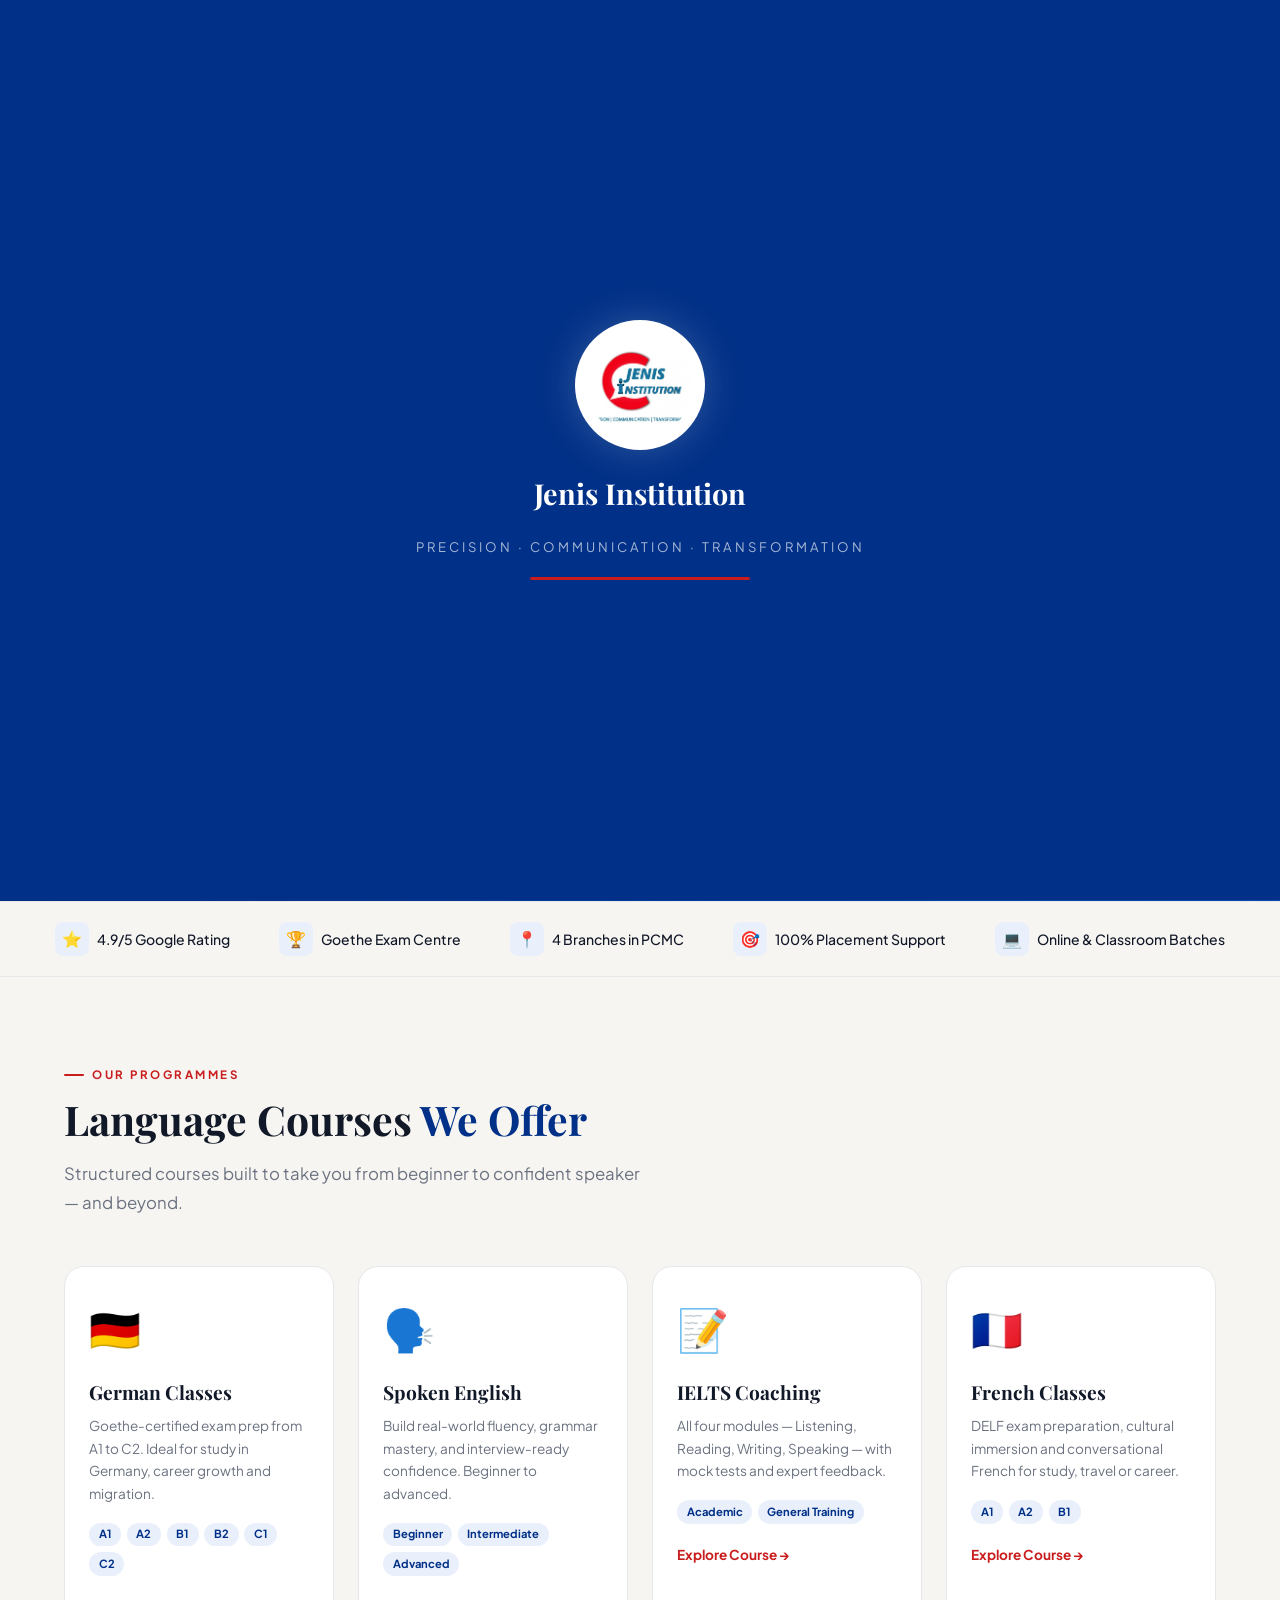
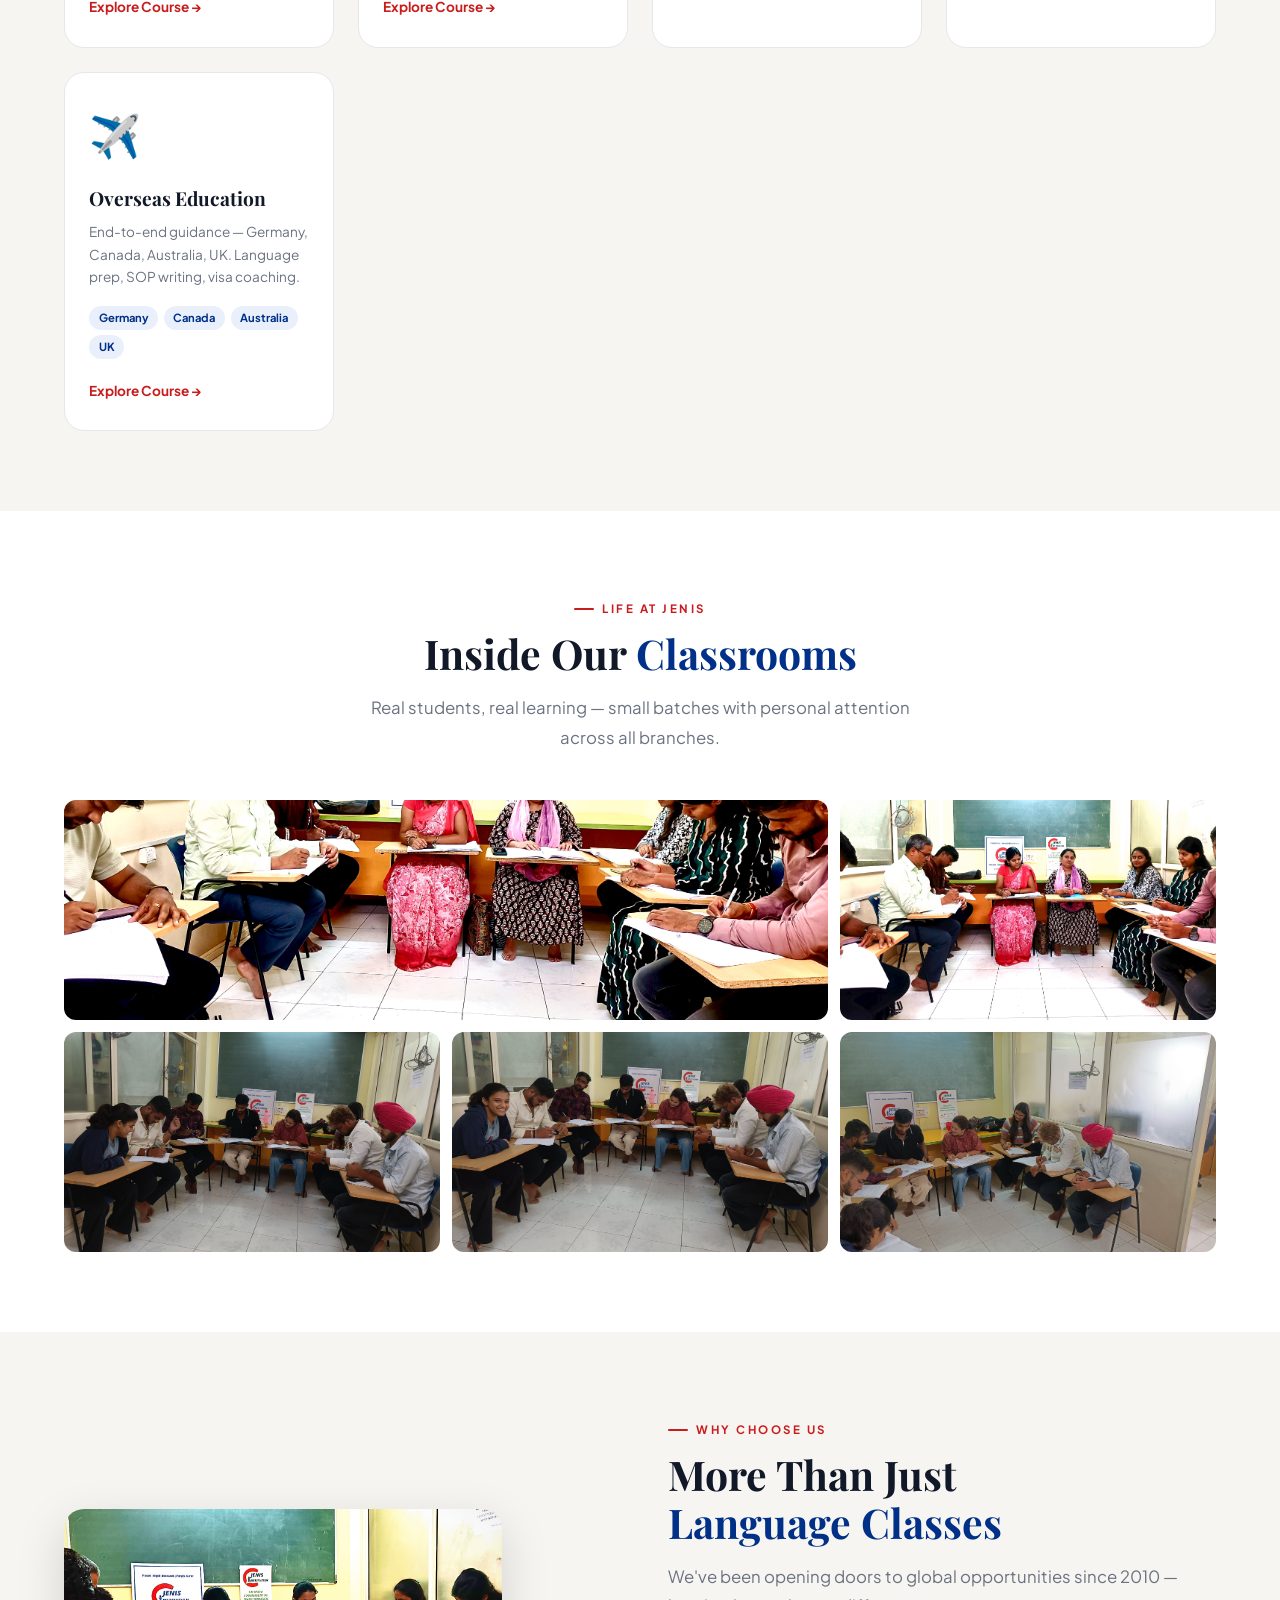
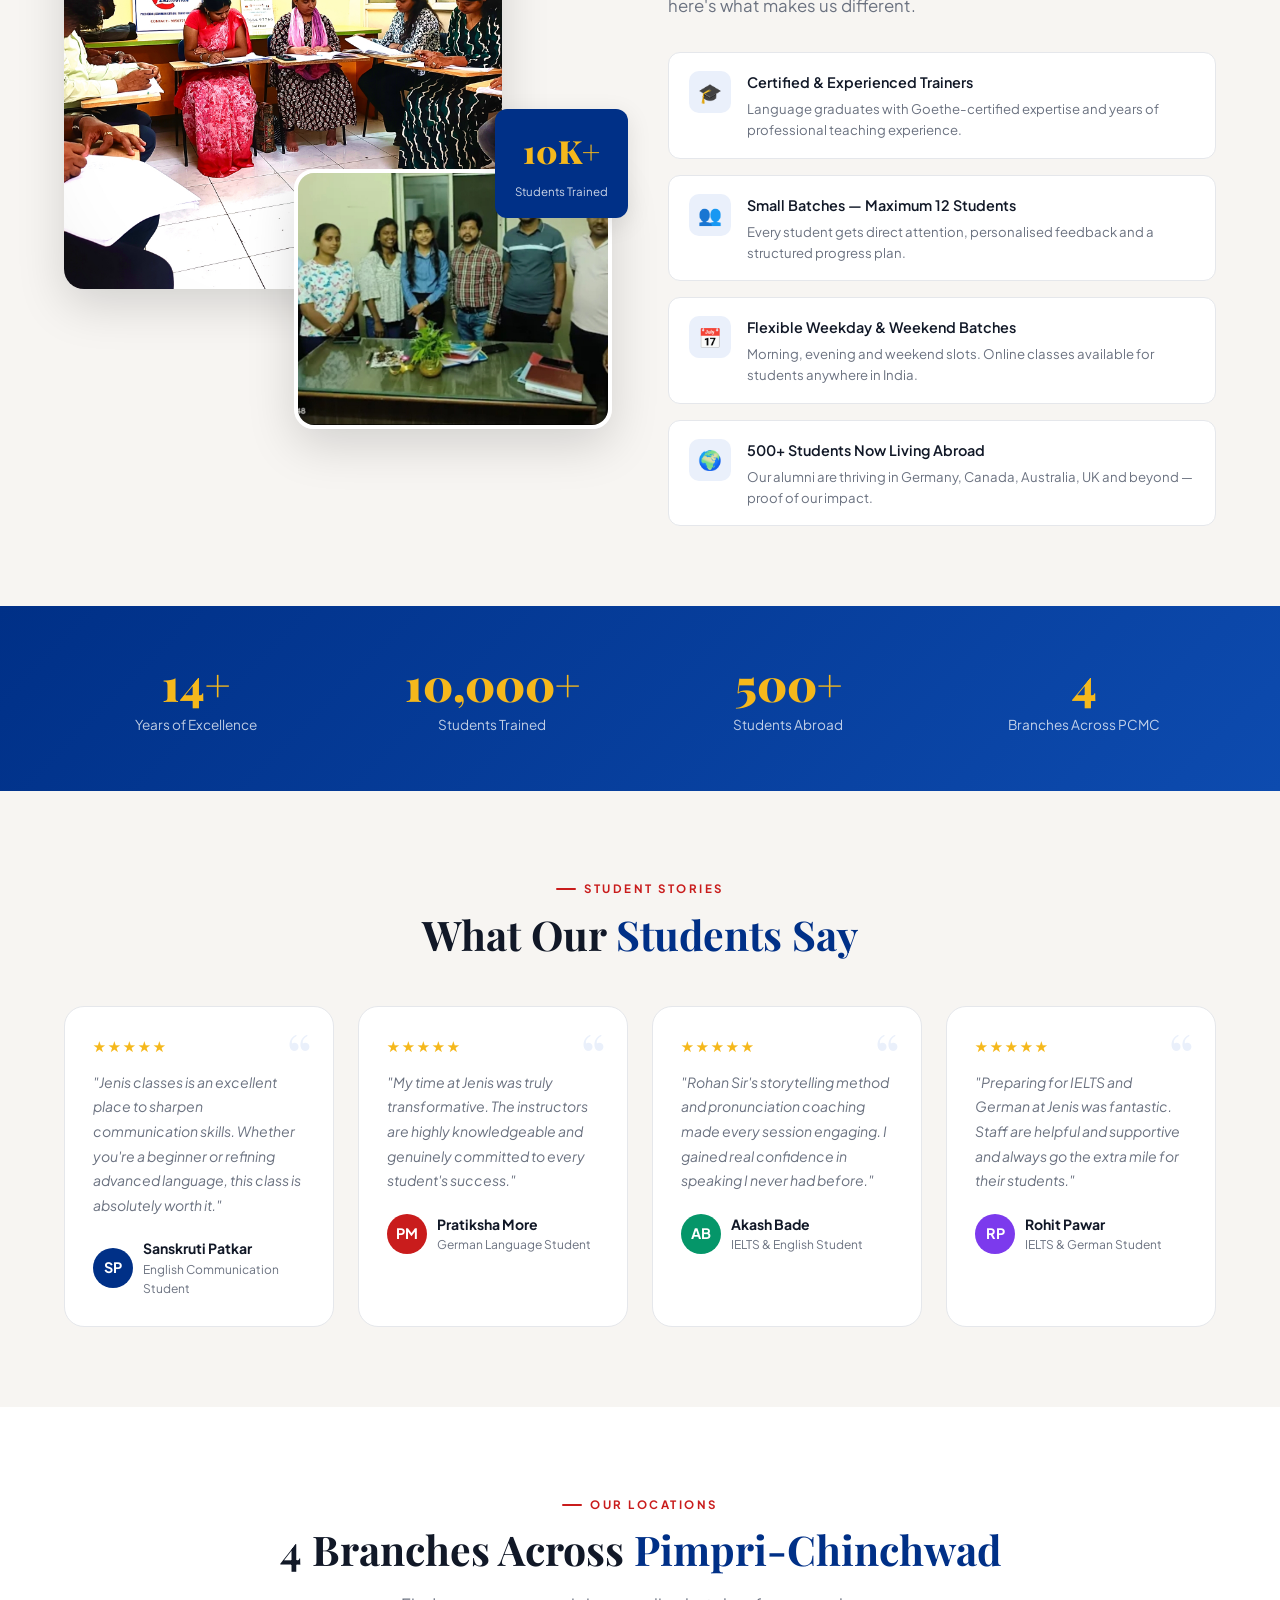
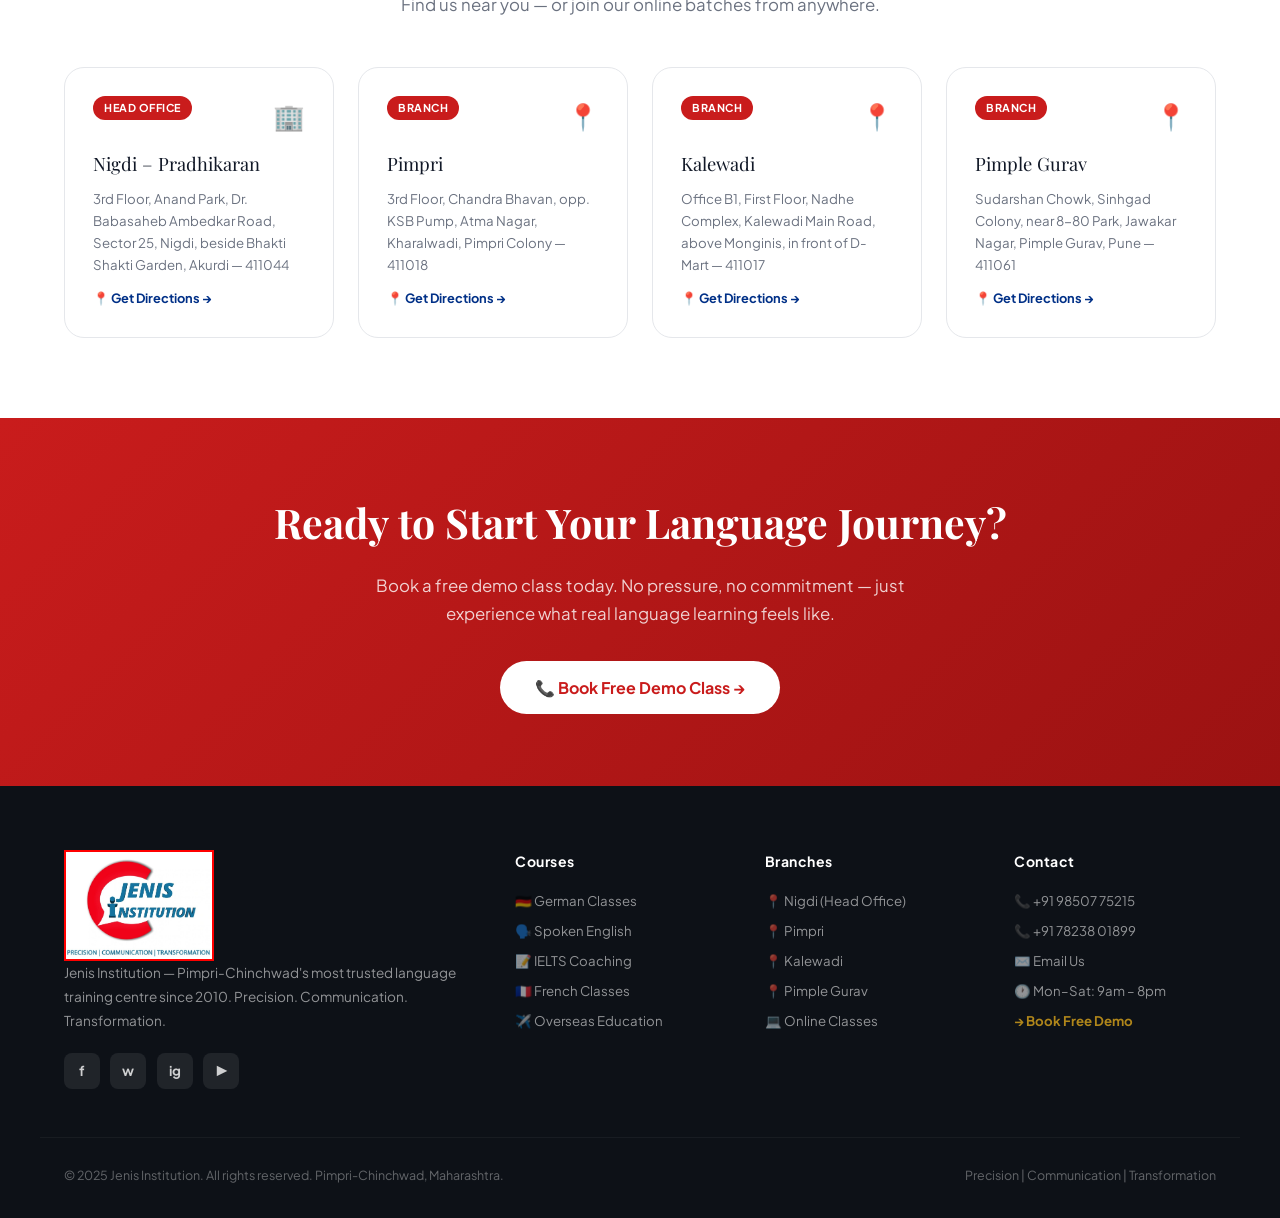
<file: index.html>
<!DOCTYPE html>
<html lang="en">
<head>
  <!-- Google tag (gtag.js) -->
<script async src="https://www.googletagmanager.com/gtag/js?id=AW-16919611026"></script>
<script>
  window.dataLayer = window.dataLayer || [];
  function gtag(){dataLayer.push(arguments);}
  gtag('js', new Date());

  gtag('config', 'AW-16919611026');
</script>
<meta charset="UTF-8">
<meta name="viewport" content="width=device-width, initial-scale=1.0">
<title>Jenis Institution – German, English, IELTS & French Classes | Pimpri Chinchwad</title>
<meta name="description" content="Jenis Institution – Premier language training in Pimpri-Chinchwad. German, English, IELTS, French & Overseas Education. 14+ years, 10,000+ students.">
<link rel="preconnect" href="https://fonts.googleapis.com">
<link href="https://fonts.googleapis.com/css2?family=Playfair+Display:ital,wght@0,600;0,700;0,900;1,700&family=Plus+Jakarta+Sans:wght@300;400;500;600;700&display=swap" rel="stylesheet">
<link rel="stylesheet" href="style.css">
<style>
/* Splash */
#splash{position:fixed;inset:0;z-index:9999;background:var(--blue);display:flex;flex-direction:column;align-items:center;justify-content:center;gap:1.25rem;transition:opacity .8s ease,visibility .8s ease}
#splash.hide{opacity:0;visibility:hidden;pointer-events:none}
.splash-logo-wrap{width:130px;height:130px;background:white;border-radius:50%;display:flex;align-items:center;justify-content:center;box-shadow:0 0 40px rgba(255,255,255,.2);animation:popIn .7s cubic-bezier(.34,1.56,.64,1) .2s both;padding:12px}
.splash-logo-wrap img{width:100%;height:100%;object-fit:contain;border-radius:50%}
.splash-name{font-family:var(--font-head);font-size:1.8rem;color:white;font-weight:700;animation:fadeUp .6s ease .9s both}
.splash-tagline{font-size:.82rem;color:rgba(255,255,255,.65);letter-spacing:3px;text-transform:uppercase;animation:fadeUp .6s ease 1.1s both}
.splash-bar{width:220px;height:3px;background:rgba(255,255,255,.15);border-radius:10px;overflow:hidden;animation:fadeUp .5s ease 1.3s both}
.splash-fill{height:100%;background:var(--red);width:0;animation:barFill 1.4s ease 1.5s both}
@keyframes barFill{to{width:100%}}
/* Hero */
.hero{min-height:calc(100vh - 72px);background:linear-gradient(135deg,#002070 0%,#003087 45%,#0D4BAF 100%);display:flex;align-items:center;position:relative;overflow:hidden}
.hero-grid-bg{position:absolute;inset:0;opacity:.04;background-image:linear-gradient(rgba(255,255,255,.5) 1px,transparent 1px),linear-gradient(90deg,rgba(255,255,255,.5) 1px,transparent 1px);background-size:50px 50px}
.hero-blob{position:absolute;border-radius:50%;animation:floatY 9s ease-in-out infinite}
.hero-blob-1{width:560px;height:560px;background:rgba(201,28,28,.14);top:-160px;right:-100px}
.hero-blob-2{width:320px;height:320px;background:rgba(255,255,255,.05);bottom:40px;left:-80px;animation-delay:2s;animation-direction:reverse}
@keyframes floatY{0%,100%{transform:translateY(0) scale(1)}50%{transform:translateY(-24px) scale(1.04)}}
.hero-inner{max-width:1200px;margin:auto;padding:4rem 1.5rem;display:grid;grid-template-columns:1.05fr .95fr;gap:3.5rem;align-items:center;position:relative;z-index:1;width:100%}
.hero-badge{display:inline-flex;align-items:center;gap:8px;background:rgba(255,255,255,.12);border:1px solid rgba(255,255,255,.22);color:rgba(255,255,255,.92);padding:.4rem 1.1rem;border-radius:50px;font-size:.78rem;font-weight:600;letter-spacing:.8px;margin-bottom:1.25rem;animation:fadeUp .6s ease .2s both}
.badge-dot{width:7px;height:7px;background:#4ADE80;border-radius:50%;animation:glow 2s ease-in-out infinite}
@keyframes glow{0%,100%{box-shadow:0 0 0 0 rgba(74,222,128,.5)}50%{box-shadow:0 0 0 6px rgba(74,222,128,0)}}
.hero-title{font-family:var(--font-head);color:white;font-size:clamp(2.5rem,4.8vw,3.8rem);line-height:1.1;margin-bottom:1.1rem;animation:fadeUp .6s ease .35s both}
.hero-title .accent{color:var(--gold);display:block;font-style:italic}
.hero-sub{color:rgba(255,255,255,.75);font-size:1.08rem;line-height:1.75;margin-bottom:1.75rem;max-width:520px;animation:fadeUp .6s ease .5s both}
.hero-stats{display:flex;gap:2rem;margin-bottom:2rem;animation:fadeUp .6s ease .6s both}
.h-stat .num{font-family:var(--font-head);font-size:2.2rem;font-weight:900;color:white;display:block;line-height:1}
.h-stat .lbl{font-size:.75rem;color:rgba(255,255,255,.6);margin-top:2px;letter-spacing:.5px}
.hero-btns{display:flex;gap:1rem;flex-wrap:wrap;animation:fadeUp .6s ease .7s both}
.hero-right{animation:fadeUp .8s ease .4s both}
.hero-mosaic{display:grid;grid-template-columns:1fr 1fr;grid-template-rows:auto auto;gap:10px}
.mosaic-main{grid-column:1/-1;height:240px;border-radius:var(--rl);overflow:hidden;position:relative}
.mosaic-main img{width:100%;height:100%;object-fit:cover}
.mosaic-sm{height:160px;border-radius:var(--r);overflow:hidden}
.mosaic-sm img{width:100%;height:100%;object-fit:cover}
.hero-float-tag{position:absolute;bottom:-14px;right:16px;background:var(--red);color:white;padding:.6rem 1.2rem;border-radius:var(--r);font-size:.8rem;font-weight:700;box-shadow:0 4px 20px rgba(201,28,28,.4);animation:floatY 4s ease-in-out infinite}
.hero-float-tag-left{position:absolute;top:-12px;left:16px;background:white;color:var(--blue);padding:.5rem 1rem;border-radius:var(--r);font-size:.78rem;font-weight:700;box-shadow:var(--shadow);animation:floatY 5s ease-in-out 1s infinite}
@media(max-width:960px){.hero-inner{grid-template-columns:1fr}.hero-right{display:none}.hero-stats{flex-wrap:wrap;gap:1.25rem}}
</style>
</head>
<body>

<!-- SPLASH (home only) -->
<div id="splash">
  <div class="splash-logo-wrap"><img src="images/logo.png" alt="Jenis Institution"></div>
  <div class="splash-name">Jenis Institution</div>
  <div class="splash-tagline">Precision · Communication · Transformation</div>
  <div class="splash-bar"><div class="splash-fill"></div></div>
</div>

<!-- NAV -->
<nav id="nav">
  <div class="nav-wrap">
    <a href="index.html" class="nav-brand">
      <img src="images/logo.png" alt="Jenis Institution" class="nav-logo-img">
      <div class="nav-brand-text">
        <div class="nav-brand-title">Jenis Institution</div>
        <div class="nav-brand-sub">14+ Years of Excellence</div>
      </div>
    </a>

    <div class="nav-links">
      <a href="index.html" class="active">Home</a>
      <a href="german-classes-nigdi-pimpri-chinchwad.html">German</a>
      <a href="spoken-english-course-nigdi-pimpri-chinchwad.html">English</a>
      <a href="french-classes-nigdi-pimpri-chinchwad.html">French</a>
      <a href="ielts-classes-nigdi-pimpri-chinchwad.html">IELTS</a>
      <a href="education-abroad-nigdi-pimpri-chinchwad.html">Overseas</a>
      <a href="contact.html" class="nav-cta-btn">📞 Enroll Now</a>
    </div>

    <button class="hamburger" id="ham" onclick="toggleMenu()">
      <span></span><span></span><span></span>
    </button>
  </div>
</nav>

<div class="mob-menu" id="mmenu">
  <a href="index.html" onclick="cm()">🏠 Home</a>
  <a href="german-classes-nigdi-pimpri-chinchwad.html" onclick="cm()">🇩🇪 German Classes</a>
  <a href="spoken-english-course-nigdi-pimpri-chinchwad.html" onclick="cm()">🗣️ Spoken English</a>
  <a href="french-classes-nigdi-pimpri-chinchwad.html" onclick="cm()">🇫🇷 French Classes</a>
  <a href="ielts-classes-nigdi-pimpri-chinchwad.html" onclick="cm()">📝 IELTS Classes</a>
  <a href="education-abroad-nigdi-pimpri-chinchwad.html" onclick="cm()">✈️ Overseas Education</a>
  <a href="contact.html" onclick="cm()" class="mob-cta">📞 Book Free Demo Class</a>
</div>

<div class="pt-nav">
  <!-- HERO -->
  <section class="hero">
    <div class="hero-grid-bg"></div>
    <div class="hero-blob hero-blob-1"></div>
    <div class="hero-blob hero-blob-2"></div>
    <div class="hero-inner">
      <div>
        <div class="hero-badge"><div class="badge-dot"></div> Trusted Language Institute Since 2010</div>
        <h1 class="hero-title">Speak the Language,<span class="accent">Open Every Door.</span></h1>
        <p class="hero-sub">Jenis Institution is Pimpri-Chinchwad's most trusted name in language education. Expert-led German, English, IELTS & French classes — shaping careers and lives for 14+ years.</p>
        <div class="hero-stats">
          <div class="h-stat"><span class="num">14+</span><span class="lbl">Years Experience</span></div>
          <div class="h-stat"><span class="num">10,000+</span><span class="lbl">Students Trained</span></div>
          <div class="h-stat"><span class="num">4</span><span class="lbl">Branch Locations</span></div>
          <div class="h-stat"><span class="num">500+</span><span class="lbl">Students Abroad</span></div>
        </div>
        <div class="hero-btns">
          <a href="contact.html" class="btn-red">Get Free Demo Class →</a>
          <a href="#courses" class="btn-ghost">Explore Courses</a>
        </div>
      </div>
      <div class="hero-right">
        <div style="position:relative">
          <div class="hero-float-tag-left">⭐ 4.9/5 Google Rating</div>
          <div class="hero-mosaic">
            <div class="mosaic-main">
              <img src="images/class-writing-1.jpg" alt="Students in class">
              <div class="hero-float-tag">🎓 Free Demo Available!</div>
            </div>
            <div class="mosaic-sm"><img src="images/class-speaking.jpg" alt="Speaking class"></div>
            <div class="mosaic-sm"><img src="images/farewell-1.jpg" alt="Student event"></div>
          </div>
        </div>
      </div>
    </div>
  </section>

  <!-- TRUST BAR -->
  <div class="trust">
    <div class="trust-inner">
      <div class="trust-item"><div class="trust-icon">⭐</div> 4.9/5 Google Rating</div>
      <div class="trust-item"><div class="trust-icon">🏆</div> Goethe Exam Centre</div>
      <div class="trust-item"><div class="trust-icon">📍</div> 4 Branches in PCMC</div>
      <div class="trust-item"><div class="trust-icon">🎯</div> 100% Placement Support</div>
      <div class="trust-item"><div class="trust-icon">💻</div> Online & Classroom Batches</div>
    </div>
  </div>

  <!-- COURSES -->
  <section id="courses" style="background:var(--off)">
    <div class="container">
      <div class="s-head">
        <div class="s-label">Our Programmes</div>
        <h2 class="s-title">Language Courses <span class="blue">We Offer</span></h2>
        <p class="s-desc">Structured courses built to take you from beginner to confident speaker — and beyond.</p>
      </div>
      <div class="courses-grid">
        <a href="german-classes-nigdi-pimpri-chinchwad.html" class="c-card reveal">
          <span class="c-flag">🇩🇪</span>
          <h3 class="c-name">German Classes</h3>
          <p class="c-desc">Goethe-certified exam prep from A1 to C2. Ideal for study in Germany, career growth and migration.</p>
          <div class="c-levels"><span class="c-lvl">A1</span><span class="c-lvl">A2</span><span class="c-lvl">B1</span><span class="c-lvl">B2</span><span class="c-lvl">C1</span><span class="c-lvl">C2</span></div>
          <span class="c-link">Explore Course →</span>
        </a>
        <a href="spoken-english-course-nigdi-pimpri-Chinchwad.html" class="c-card reveal d1">
          <span class="c-flag">🗣️</span>
          <h3 class="c-name">Spoken English</h3>
          <p class="c-desc">Build real-world fluency, grammar mastery, and interview-ready confidence. Beginner to advanced.</p>
          <div class="c-levels"><span class="c-lvl">Beginner</span><span class="c-lvl">Intermediate</span><span class="c-lvl">Advanced</span></div>
          <span class="c-link">Explore Course →</span>
        </a>
        <a href="ielts-classes-nigdi-pimpri-chinchwad.html" class="c-card reveal d2">
          <span class="c-flag">📝</span>
          <h3 class="c-name">IELTS Coaching</h3>
          <p class="c-desc">All four modules — Listening, Reading, Writing, Speaking — with mock tests and expert feedback.</p>
          <div class="c-levels"><span class="c-lvl">Academic</span><span class="c-lvl">General Training</span></div>
          <span class="c-link">Explore Course →</span>
        </a>
        <a href="French-classes-nigdi-pimpri-Chinchwad.html" class="c-card reveal d3">
          <span class="c-flag">🇫🇷</span>
          <h3 class="c-name">French Classes</h3>
          <p class="c-desc">DELF exam preparation, cultural immersion and conversational French for study, travel or career.</p>
          <div class="c-levels"><span class="c-lvl">A1</span><span class="c-lvl">A2</span><span class="c-lvl">B1</span></div>
          <span class="c-link">Explore Course →</span>
        </a>
        <a href="education-abroad-nigdi-pimpri-chinchwad.html" class="c-card reveal d4">
          <span class="c-flag">✈️</span>
          <h3 class="c-name">Overseas Education</h3>
          <p class="c-desc">End-to-end guidance — Germany, Canada, Australia, UK. Language prep, SOP writing, visa coaching.</p>
          <div class="c-levels"><span class="c-lvl">Germany</span><span class="c-lvl">Canada</span><span class="c-lvl">Australia</span><span class="c-lvl">UK</span></div>
          <span class="c-link">Explore Course →</span>
        </a>
      </div>
    </div>
  </section>

  <!-- GALLERY -->
  <section>
    <div class="container">
      <div class="s-head center">
        <div class="s-label">Life at Jenis</div>
        <h2 class="s-title">Inside Our <span class="blue">Classrooms</span></h2>
        <p class="s-desc">Real students, real learning — small batches with personal attention across all branches.</p>
      </div>
      <div class="gallery-grid reveal">
        <div class="g-cell g-big"><img src="images/class-writing-2.jpg" alt="Active learning session"><div class="g-overlay"><span class="g-label">📖 Active Learning Sessions</span></div></div>
        <div class="g-cell"><img src="images/class-discussion.jpg" alt="Group discussion"><div class="g-overlay"><span class="g-label">💬 Group Discussions</span></div></div>
        <div class="g-cell"><img src="images/class-kalewadi-1.jpg" alt="Kalewadi branch"><div class="g-overlay"><span class="g-label">🏫 Kalewadi Branch</span></div></div>
        <div class="g-cell"><img src="images/class-kalewadi-2.jpg" alt="Mock test practice"><div class="g-overlay"><span class="g-label">✍️ Mock Test Practice</span></div></div>
        <div class="g-cell"><img src="images/class-kalewadi-3.jpg" alt="Focused learning"><div class="g-overlay"><span class="g-label">🎯 Focused Preparation</span></div></div>
      </div>
    </div>
  </section>

  <!-- WHY US -->
  <section style="background:var(--off)">
    <div class="container">
      <div class="why-layout">
        <div class="why-img-stack reveal">
          <div class="why-img-main"><img src="images/class-writing-1.jpg" alt="Jenis classroom"></div>
          <div class="why-img-sec"><img src="images/students-group-1.jpg" alt="Students with instructor"></div>
          <div class="why-badge-float"><span class="why-badge-num">10K+</span><span class="why-badge-lbl">Students Trained</span></div>
        </div>
        <div>
          <div class="s-label">Why Choose Us</div>
          <h2 class="s-title">More Than Just<br><span class="blue">Language Classes</span></h2>
          <p class="s-desc" style="margin-bottom:0">We've been opening doors to global opportunities since 2010 — here's what makes us different.</p>
          <div class="features-list">
            <div class="feat reveal"><div class="feat-icon">🎓</div><div><div class="feat-title">Certified & Experienced Trainers</div><div class="feat-desc">Language graduates with Goethe-certified expertise and years of professional teaching experience.</div></div></div>
            <div class="feat reveal d1"><div class="feat-icon">👥</div><div><div class="feat-title">Small Batches — Maximum 12 Students</div><div class="feat-desc">Every student gets direct attention, personalised feedback and a structured progress plan.</div></div></div>
            <div class="feat reveal d2"><div class="feat-icon">📅</div><div><div class="feat-title">Flexible Weekday & Weekend Batches</div><div class="feat-desc">Morning, evening and weekend slots. Online classes available for students anywhere in India.</div></div></div>
            <div class="feat reveal d3"><div class="feat-icon">🌍</div><div><div class="feat-title">500+ Students Now Living Abroad</div><div class="feat-desc">Our alumni are thriving in Germany, Canada, Australia, UK and beyond — proof of our impact.</div></div></div>
          </div>
        </div>
      </div>
    </div>
  </section>

  <!-- STATS -->
  <div class="stats-band">
    <div class="container"><div class="stats-grid">
      <div class="stat-item reveal"><span class="big">14+</span><div class="sm">Years of Excellence</div></div>
      <div class="stat-item reveal d1"><span class="big">10,000+</span><div class="sm">Students Trained</div></div>
      <div class="stat-item reveal d2"><span class="big">500+</span><div class="sm">Students Abroad</div></div>
      <div class="stat-item reveal d3"><span class="big">4</span><div class="sm">Branches Across PCMC</div></div>
    </div></div>
  </div>

  <!-- TESTIMONIALS -->
  <section style="background:var(--off)">
    <div class="container">
      <div class="s-head center">
        <div class="s-label">Student Stories</div>
        <h2 class="s-title">What Our <span class="blue">Students Say</span></h2>
      </div>
      <div class="testi-grid">
        <div class="testi-card reveal"><div class="stars">★★★★★</div><p class="testi-text">"Jenis classes is an excellent place to sharpen communication skills. Whether you're a beginner or refining advanced language, this class is absolutely worth it."</p><div class="testi-author"><div class="testi-av" style="background:var(--blue)">SP</div><div><div class="testi-name">Sanskruti Patkar</div><div class="testi-role">English Communication Student</div></div></div></div>
        <div class="testi-card reveal d1"><div class="stars">★★★★★</div><p class="testi-text">"My time at Jenis was truly transformative. The instructors are highly knowledgeable and genuinely committed to every student's success."</p><div class="testi-author"><div class="testi-av" style="background:var(--red)">PM</div><div><div class="testi-name">Pratiksha More</div><div class="testi-role">German Language Student</div></div></div></div>
        <div class="testi-card reveal d2"><div class="stars">★★★★★</div><p class="testi-text">"Rohan Sir's storytelling method and pronunciation coaching made every session engaging. I gained real confidence in speaking I never had before."</p><div class="testi-author"><div class="testi-av" style="background:#059669">AB</div><div><div class="testi-name">Akash Bade</div><div class="testi-role">IELTS & English Student</div></div></div></div>
        <div class="testi-card reveal d3"><div class="stars">★★★★★</div><p class="testi-text">"Preparing for IELTS and German at Jenis was fantastic. Staff are helpful and supportive and always go the extra mile for their students."</p><div class="testi-author"><div class="testi-av" style="background:#7C3AED">RP</div><div><div class="testi-name">Rohit Pawar</div><div class="testi-role">IELTS & German Student</div></div></div></div>
      </div>
    </div>
  </section>

  <!-- BRANCHES -->
  <!-- BRANCHES -->
<section>
  <div class="container">
    <div class="s-head center">
      <div class="s-label">Our Locations</div>
      <h2 class="s-title">4 Branches Across <span class="blue">Pimpri-Chinchwad</span></h2>
      <p class="s-desc">Find us near you — or join our online batches from anywhere.</p>
    </div>

    <div class="branches-grid">

      <!-- NIGDI -->
      <div class="branch-card reveal">
        <div class="branch-top"><span class="branch-tag">HEAD OFFICE</span><span class="branch-icon">🏢</span></div>
        <div class="branch-name">Nigdi – Pradhikaran</div>
        <div class="branch-addr">3rd Floor, Anand Park, Dr. Babasaheb Ambedkar Road, Sector 25, Nigdi, beside Bhakti Shakti Garden, Akurdi — 411044</div>
        <a href="https://www.google.com/maps/search/?api=1&query=Jenis+Institution+Nigdi+Pradhikaran+Pimpri+Chinchwad" target="_blank" class="branch-link map-link">📍 Get Directions →</a>
      </div>

      <!-- PIMPRI -->
      <div class="branch-card reveal d1">
        <div class="branch-top"><span class="branch-tag">BRANCH</span><span class="branch-icon">📍</span></div>
        <div class="branch-name">Pimpri</div>
        <div class="branch-addr">3rd Floor, Chandra Bhavan, opp. KSB Pump, Atma Nagar, Kharalwadi, Pimpri Colony — 411018</div>
        <a href="https://www.google.com/maps/search/?api=1&query=Jenis+Institution+Kharalwadi+Pimpri" target="_blank" class="branch-link map-link">📍 Get Directions →</a>
      </div>

      <!-- KALEWADI -->
      <div class="branch-card reveal d2">
        <div class="branch-top"><span class="branch-tag">BRANCH</span><span class="branch-icon">📍</span></div>
        <div class="branch-name">Kalewadi</div>
        <div class="branch-addr">Office B1, First Floor, Nadhe Complex, Kalewadi Main Road, above Monginis, in front of D-Mart — 411017</div>
        <a href="https://www.google.com/maps/search/?api=1&query=Jenis+Institution+Kalewadi+Pimpri" target="_blank" class="branch-link map-link">📍 Get Directions →</a>
      </div>

      <!-- PIMPLE GURAV -->
      <div class="branch-card reveal d3">
        <div class="branch-top"><span class="branch-tag">BRANCH</span><span class="branch-icon">📍</span></div>
        <div class="branch-name">Pimple Gurav</div>
        <div class="branch-addr">Sudarshan Chowk, Sinhgad Colony, near 8-80 Park, Jawakar Nagar, Pimple Gurav, Pune — 411061</div>
        <a href="https://www.google.com/maps/search/?api=1&query=Jenis+Institution+Pimple+Gurav+Pune" target="_blank" class="branch-link map-link">📍 Get Directions →</a>
      </div>

    </div>
  </div>
</section>

  <!-- CTA -->
  <div class="cta-band">
    <div class="container">
      <h2>Ready to Start Your Language Journey?</h2>
      <p>Book a free demo class today. No pressure, no commitment — just experience what real language learning feels like.</p>
      <a href="contact.html" class="btn-white">📞 Book Free Demo Class →</a>
    </div>
  </div>
</div>

<!-- FOOTER -->
<footer>
  <div class="foot-grid container">
    <div>
      <img src="images/logo.png" style="width:150px; border:2px solid red;">
      <div class="foot-desc">Jenis Institution — Pimpri-Chinchwad's most trusted language training centre since 2010. Precision. Communication. Transformation.</div>
      <div class="foot-social">
        <a href="#" title="Facebook">f</a>
        <a href="https://wa.me/919850775215" title="WhatsApp">w</a>
        <a href="#" title="Instagram">ig</a>
        <a href="#" title="YouTube">▶</a>
      </div>
    </div>
    <div class="foot-col"><h4>Courses</h4><ul>
      <li><a href="german-classes-nigdi-pimpri-chinchwad.html">🇩🇪 German Classes</a></li>
      <li><a href="spoken-english-course-nigdi-pimpri-Chinchwad.html">🗣️ Spoken English</a></li>
      <li><a href="ielts-classes-nigdi-pimpri-chinchwad.html">📝 IELTS Coaching</a></li>
      <li><a href="French-classes-nigdi-pimpri-Chinchwad.html">🇫🇷 French Classes</a></li>
      <li><a href="education-abroad-nigdi-pimpri-chinchwad.html">✈️ Overseas Education</a></li>
    </ul></div>
    <div class="foot-col"><h4>Branches</h4><ul>
      <li>📍 Nigdi (Head Office)</li>
      <li>📍 Pimpri</li>
      <li>📍 Kalewadi</li>
      <li>📍 Pimple Gurav</li>
      <li>💻 Online Classes</li>
    </ul></div>
    <div class="foot-col"><h4>Contact</h4><ul>
      <li><a href="tel:09850775215">📞 +91 98507 75215</a></li>
      <li><a href="tel:07823801899">📞 +91 78238 01899</a></li>
      <li><a href="mailto:rohan@jenisinstitution.com">✉️ Email Us</a></li>
      <li>🕐 Mon–Sat: 9am – 8pm</li>
      <li style="color:var(--gold);font-weight:700"><a href="contact.html" style="color:var(--gold)">→ Book Free Demo</a></li>
    </ul></div>
  </div>
  <div class="foot-bottom container">
    <div>© 2025 Jenis Institution. All rights reserved. Pimpri-Chinchwad, Maharashtra.</div>
    <div>Precision | Communication | Transformation</div>
  </div>
</footer>

<a href="tel:09850775215" class="float-call">📞 Call Now</a>
<button id="btt" onclick="window.scrollTo({top:0,behavior:'smooth'})">↑</button>

<script src="script.js"></script>
<script>window.addEventListener('load',()=>setTimeout(()=>document.getElementById('splash').classList.add('hide'),3200));</script>
</body>
</html>
</file>
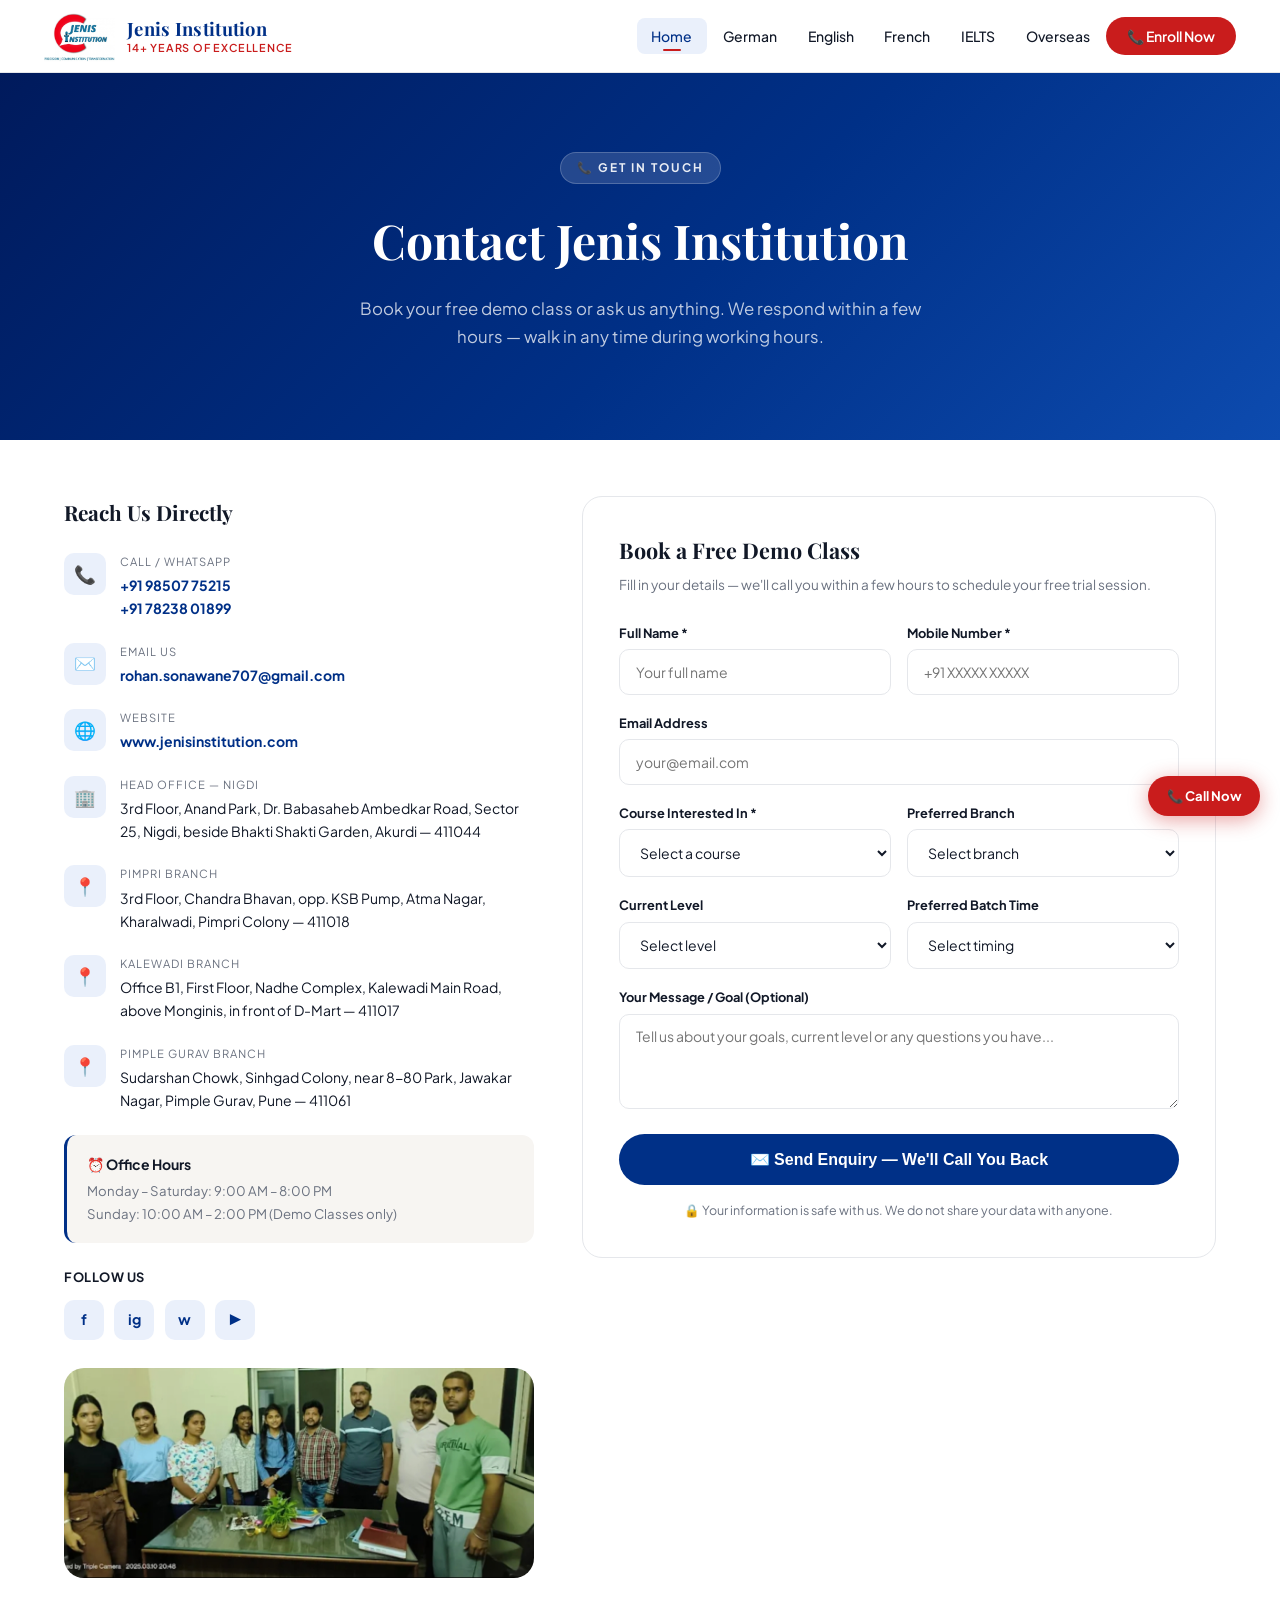
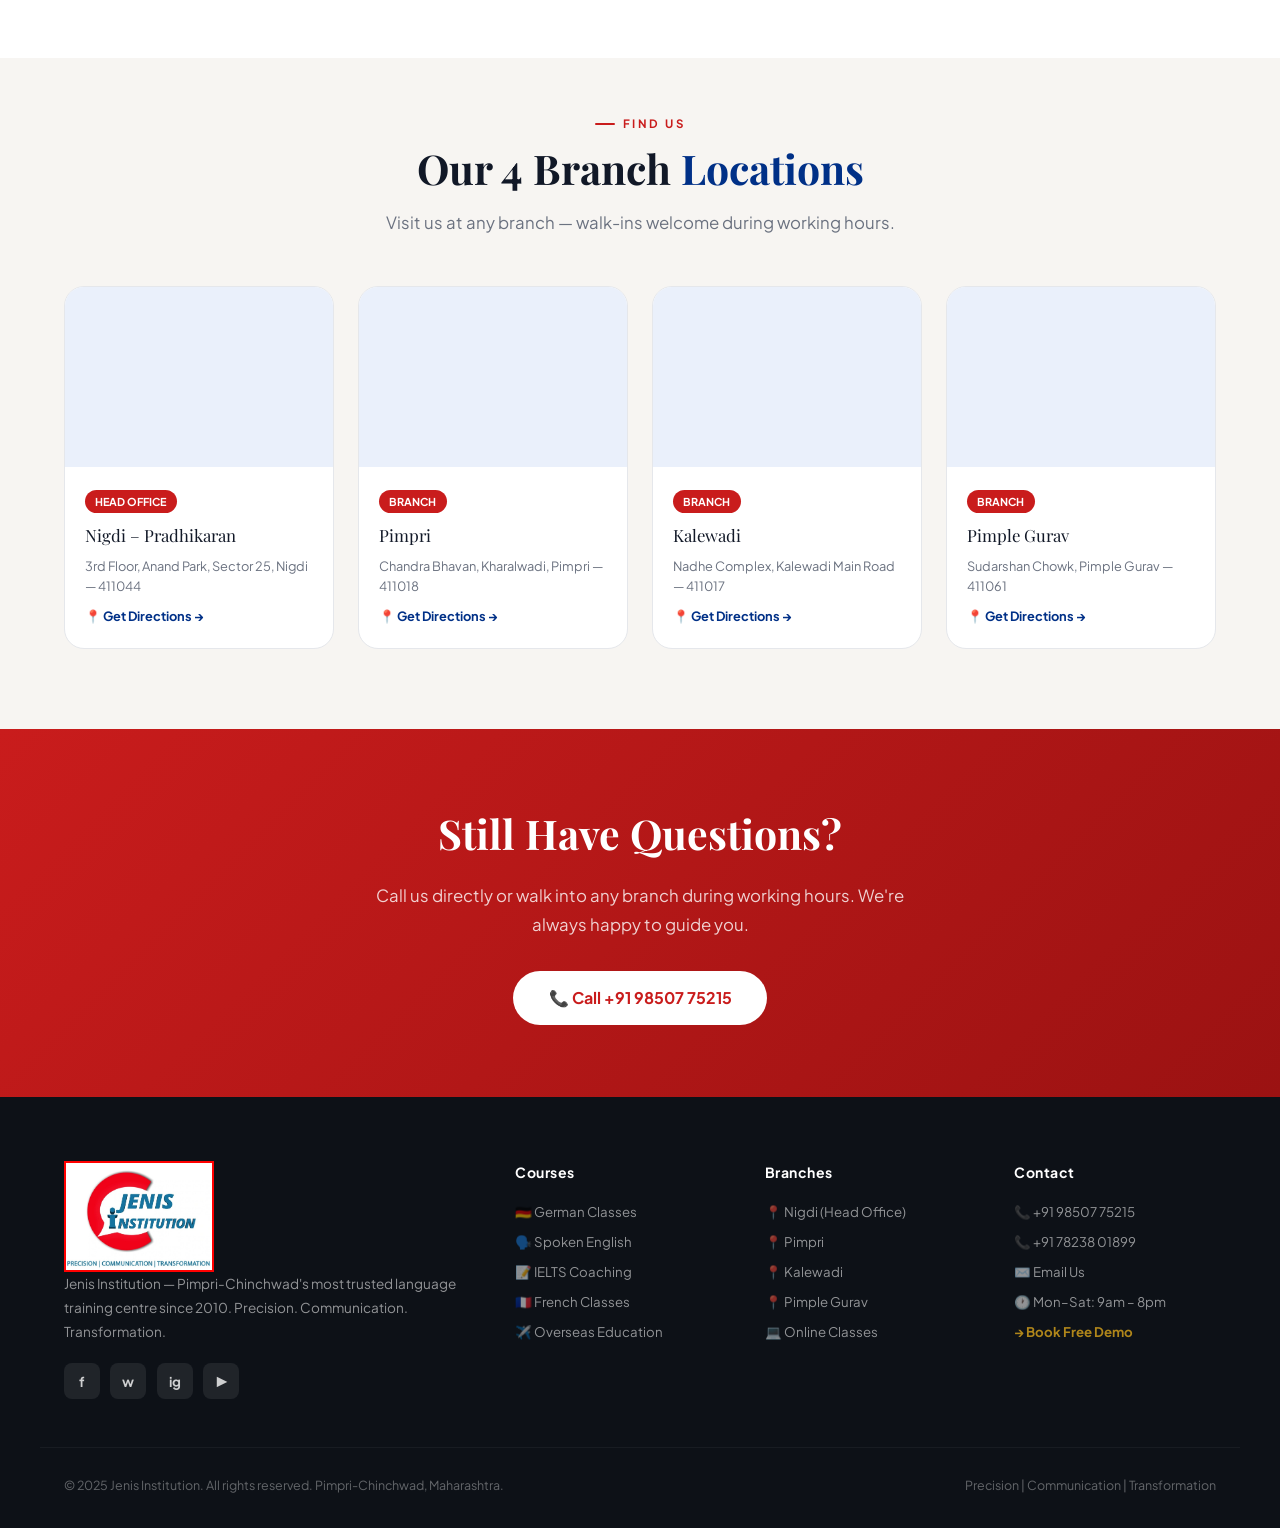
<file: contact.html>
<!DOCTYPE html>
<html lang="en">
<head>
  <!-- Google tag (gtag.js) -->
<script async src="https://www.googletagmanager.com/gtag/js?id=AW-16919611026"></script>
<script>
  window.dataLayer = window.dataLayer || [];
  function gtag(){dataLayer.push(arguments);}
  gtag('js', new Date());

  gtag('config', 'AW-16919611026');
</script>
<meta charset="UTF-8"><meta name="viewport" content="width=device-width, initial-scale=1.0">
<title>Contact Us | Jenis Institution – Pimpri Chinchwad</title>
<meta name="description" content="Contact Jenis Institution — German, English, IELTS, French classes in Nigdi, Pimpri, Kalewadi, Pimple Gurav. Book a free demo class today.">
<link rel="preconnect" href="https://fonts.googleapis.com">
<link href="https://fonts.googleapis.com/css2?family=Playfair+Display:ital,wght@0,600;0,700;0,900;1,700&family=Plus+Jakarta+Sans:wght@300;400;500;600;700&display=swap" rel="stylesheet">
<link rel="stylesheet" href="style.css">
<style>
.branches-maps-grid{display:grid;grid-template-columns:repeat(auto-fit,minmax(260px,1fr));gap:1.5rem}
.bm-card{background:white;border:1px solid var(--border);border-radius:var(--rl);overflow:hidden;transition:var(--trans)}
.bm-card:hover{transform:translateY(-4px);box-shadow:var(--shadow-lg)}
.bm-map{height:180px;background:var(--blue-light);position:relative;overflow:hidden}
.bm-map iframe{width:100%;height:100%;border:0;display:block}
.bm-map-placeholder{
  width:100%;height:100%;display:flex;flex-direction:column;
  align-items:center;justify-content:center;gap:.5rem;
  background:linear-gradient(135deg,var(--blue-light),#d0e0ff);
  cursor:pointer;text-decoration:none;
}
.bm-map-pin{font-size:2.5rem}
.bm-map-hint{font-size:.75rem;font-weight:600;color:var(--blue);letter-spacing:.5px}
.bm-map-edit{font-size:.68rem;color:var(--muted);margin-top:2px;text-align:center;padding:0 1rem}
.bm-info{padding:1.25rem}
.bm-tag{background:var(--red);color:white;padding:.18rem .65rem;border-radius:50px;font-size:.68rem;font-weight:700;margin-bottom:.6rem;display:inline-block}
.bm-name{font-family:var(--font-head);font-size:1.05rem;color:var(--dark);margin-bottom:.4rem}
.bm-addr{font-size:.8rem;color:var(--muted);line-height:1.6}
.bm-dir{display:inline-flex;align-items:center;gap:5px;color:var(--blue);font-size:.8rem;font-weight:700;margin-top:.6rem;transition:gap .2s}
.bm-card:hover .bm-dir{gap:9px}
/* Map edit notice */
.map-edit-notice{
  background:linear-gradient(90deg,#FFF8E1,#FFF3CD);
  border:1px solid #F5C518;border-radius:var(--r);
  padding:1rem 1.25rem;margin-bottom:2rem;
  display:flex;align-items:flex-start;gap:.75rem;font-size:.85rem;color:#7A5200;
}
.map-edit-notice strong{display:block;margin-bottom:.2rem;font-size:.9rem}
.map-edit-icon{font-size:1.3rem;flex-shrink:0}
</style>
</head>
<body>
  <nav id="nav">
    <div class="nav-wrap">
      <a href="index.html" class="nav-brand">
        <img src="images/logo.png" alt="Jenis Institution" class="nav-logo-img">
        <div class="nav-brand-text">
          <div class="nav-brand-title">Jenis Institution</div>
          <div class="nav-brand-sub">14+ Years of Excellence</div>
        </div>
      </a>
  
      <div class="nav-links">
        <a href="index.html" class="active">Home</a>
        <a href="german-classes-nigdi-pimpri-chinchwad.html">German</a>
        <a href="spoken-english-course-nigdi-pimpri-chinchwad.html">English</a>
        <a href="french-classes-nigdi-pimpri-chinchwad.html">French</a>
        <a href="ielts-classes-nigdi-pimpri-chinchwad.html">IELTS</a>
        <a href="education-abroad-nigdi-pimpri-chinchwad.html">Overseas</a>
        <a href="contact.html" class="nav-cta-btn">📞 Enroll Now</a>
      </div>
  
      <button class="hamburger" id="ham" onclick="toggleMenu()">
        <span></span><span></span><span></span>
      </button>
    </div>
  </nav>
  
  <div class="mob-menu" id="mmenu">
    <a href="index.html" onclick="cm()">🏠 Home</a>
    <a href="german-classes-nigdi-pimpri-chinchwad.html" onclick="cm()">🇩🇪 German Classes</a>
    <a href="spoken-english-course-nigdi-pimpri-chinchwad.html" onclick="cm()">🗣️ Spoken English</a>
    <a href="french-classes-nigdi-pimpri-chinchwad.html" onclick="cm()">🇫🇷 French Classes</a>
    <a href="ielts-classes-nigdi-pimpri-chinchwad.html" onclick="cm()">📝 IELTS Classes</a>
    <a href="education-abroad-nigdi-pimpri-chinchwad.html" onclick="cm()">✈️ Overseas Education</a>
    <a href="contact.html" onclick="cm()" class="mob-cta">📞 Book Free Demo Class</a>
  </div>

<div class="pt-nav">

  <!-- PAGE HERO -->
  <div class="inner-hero" style="padding-bottom:3.5rem">
    <div class="inner-hero-content">
      <div class="inner-pill">📞 Get In Touch</div>
      <h1>Contact Jenis Institution</h1>
      <p>Book your free demo class or ask us anything. We respond within a few hours — walk in any time during working hours.</p>
    </div>
  </div>

  <!-- MAIN CONTACT SECTION -->
  <section style="padding-top:3.5rem">
    <div class="container">
      <div class="contact-layout">

        <!-- LEFT: Contact Info -->
        <div class="contact-left">
          <h3>Reach Us Directly</h3>

          <div class="ci">
            <div class="ci-icon">📞</div>
            <div>
              <div class="ci-label">Call / WhatsApp</div>
              <div class="ci-val">
                <a href="tel:09850775215">+91 98507 75215</a><br>
                <a href="tel:07823801899">+91 78238 01899</a>
              </div>
            </div>
          </div>

          <div class="ci">
            <div class="ci-icon">✉️</div>
            <div>
              <div class="ci-label">Email Us</div>
              <div class="ci-val"><a href="mailto:rohan.sonawane707@gmail.com">rohan.sonawane707@gmail.com</a></div>
            </div>
          </div>

          <div class="ci">
            <div class="ci-icon">🌐</div>
            <div>
              <div class="ci-label">Website</div>
              <div class="ci-val"><a href="https://www.jenisinstitution.com" target="_blank">www.jenisinstitution.com</a></div>
            </div>
          </div>

          <div class="ci">
            <div class="ci-icon">🏢</div>
            <div>
              <div class="ci-label">Head Office — Nigdi</div>
              <div class="ci-val">3rd Floor, Anand Park, Dr. Babasaheb Ambedkar Road, Sector 25, Nigdi, beside Bhakti Shakti Garden, Akurdi — 411044</div>
            </div>
          </div>

          <div class="ci">
            <div class="ci-icon">📍</div>
            <div>
              <div class="ci-label">Pimpri Branch</div>
              <div class="ci-val">3rd Floor, Chandra Bhavan, opp. KSB Pump, Atma Nagar, Kharalwadi, Pimpri Colony — 411018</div>
            </div>
          </div>

          <div class="ci">
            <div class="ci-icon">📍</div>
            <div>
              <div class="ci-label">Kalewadi Branch</div>
              <div class="ci-val">Office B1, First Floor, Nadhe Complex, Kalewadi Main Road, above Monginis, in front of D-Mart — 411017</div>
            </div>
          </div>

          <div class="ci">
            <div class="ci-icon">📍</div>
            <div>
              <div class="ci-label">Pimple Gurav Branch</div>
              <div class="ci-val">Sudarshan Chowk, Sinhgad Colony, near 8-80 Park, Jawakar Nagar, Pimple Gurav, Pune — 411061</div>
            </div>
          </div>

          <div class="hours-box">
            <strong>⏰ Office Hours</strong>
            <p>Monday – Saturday: 9:00 AM – 8:00 PM<br>Sunday: 10:00 AM – 2:00 PM (Demo Classes only)</p>
          </div>

          <!-- Social Links -->
          <div style="margin-top:1.5rem">
            <div style="font-size:.8rem;font-weight:700;color:var(--dark);margin-bottom:.75rem;letter-spacing:.5px;text-transform:uppercase">Follow Us</div>
            <div style="display:flex;gap:.65rem">
              <a href="#" style="width:40px;height:40px;border-radius:10px;background:var(--blue-light);display:flex;align-items:center;justify-content:center;font-size:.9rem;font-weight:700;color:var(--blue);transition:var(--trans)" onmouseover="this.style.background='var(--blue)';this.style.color='white'" onmouseout="this.style.background='var(--blue-light)';this.style.color='var(--blue)'">f</a>
              <a href="#" style="width:40px;height:40px;border-radius:10px;background:var(--blue-light);display:flex;align-items:center;justify-content:center;font-size:.9rem;font-weight:700;color:var(--blue);transition:var(--trans)" onmouseover="this.style.background='#E1306C';this.style.color='white'" onmouseout="this.style.background='var(--blue-light)';this.style.color='var(--blue)'">ig</a>
              <a href="https://wa.me/919850775215" style="width:40px;height:40px;border-radius:10px;background:var(--blue-light);display:flex;align-items:center;justify-content:center;font-size:.9rem;font-weight:700;color:var(--blue);transition:var(--trans)" onmouseover="this.style.background='#25D366';this.style.color='white'" onmouseout="this.style.background='var(--blue-light)';this.style.color='var(--blue)'">w</a>
              <a href="#" style="width:40px;height:40px;border-radius:10px;background:var(--blue-light);display:flex;align-items:center;justify-content:center;font-size:.9rem;font-weight:700;color:var(--blue);transition:var(--trans)" onmouseover="this.style.background='#FF0000';this.style.color='white'" onmouseout="this.style.background='var(--blue-light)';this.style.color='var(--blue)'">▶</a>
            </div>
          </div>

          <!-- Team photo -->
          <div style="margin-top:1.75rem;border-radius:var(--rl);overflow:hidden;height:210px">
            <img src="images/students-group-1.jpg" alt="Jenis Institution team and students" style="width:100%;height:100%;object-fit:cover">
          </div>
        </div>

        <!-- RIGHT: Enquiry Form -->
        <div>
          <div class="form-box">
            <h3>Book a Free Demo Class</h3>
            <div class="sub">Fill in your details — we'll call you within a few hours to schedule your free trial session.</div>

            <form id="cform" action="https://formsubmit.co/rohan.sonawane707@gmail.com" method="POST" onsubmit="handleForm(event)">
              <input type="hidden" name="_subject" value="New Enquiry — Jenis Institution Website">
              <input type="hidden" name="_captcha" value="false">
              <input type="hidden" name="_template" value="table">
              <input type="hidden" name="_next" value="thank-you.html">

              <div class="row2">
                <div class="fg">
                  <label>Full Name *</label>
                  <input type="text" name="name" placeholder="Your full name" required>
                </div>
                <div class="fg">
                  <label>Mobile Number *</label>
                  <input type="tel" name="phone" placeholder="+91 XXXXX XXXXX" required>
                </div>
              </div>

              <div class="fg">
                <label>Email Address</label>
                <input type="email" name="email" placeholder="your@email.com">
              </div>

              <div class="row2">
                <div class="fg">
                  <label>Course Interested In *</label>
                  <select name="course" required>
                    <option value="">Select a course</option>
                    <option>German Classes</option>
                    <option>Spoken English</option>
                    <option>IELTS Preparation</option>
                    <option>French Classes</option>
                    <option>Overseas Education</option>
                    <option>Not Sure — Need Guidance</option>
                  </select>
                </div>
                <div class="fg">
                  <label>Preferred Branch</label>
                  <select name="branch">
                    <option value="">Select branch</option>
                    <option>Nigdi (Head Office)</option>
                    <option>Pimpri</option>
                    <option>Kalewadi</option>
                    <option>Pimple Gurav</option>
                    <option>Online</option>
                  </select>
                </div>
              </div>

              <div class="row2">
                <div class="fg">
                  <label>Current Level</label>
                  <select name="level">
                    <option value="">Select level</option>
                    <option>Complete Beginner</option>
                    <option>Basic (A1–A2)</option>
                    <option>Intermediate (B1–B2)</option>
                    <option>Advanced (C1–C2)</option>
                    <option>Not Sure</option>
                  </select>
                </div>
                <div class="fg">
                  <label>Preferred Batch Time</label>
                  <select name="batch_time">
                    <option value="">Select timing</option>
                    <option>Morning (7am – 10am)</option>
                    <option>Daytime (10am – 4pm)</option>
                    <option>Evening (4pm – 8pm)</option>
                    <option>Weekend Only</option>
                    <option>Online — Flexible</option>
                  </select>
                </div>
              </div>

              <div class="fg">
                <label>Your Message / Goal (Optional)</label>
                <textarea name="message" placeholder="Tell us about your goals, current level or any questions you have..."></textarea>
              </div>

              <button type="submit" class="form-submit">✉️ Send Enquiry — We'll Call You Back</button>

              <div style="text-align:center;margin-top:1rem;font-size:.78rem;color:var(--muted)">
                🔒 Your information is safe with us. We do not share your data with anyone.
              </div>
            </form>

            <div class="form-success" id="fsuccess">
              <h4>✅ Enquiry Received!</h4>
              <p>Thank you! We will call you within a few hours to schedule your free demo class. Looking forward to meeting you!</p>
            </div>
          </div>
        </div>

      </div>
    </div>
  </section>

  <!-- BRANCH MAPS SECTION -->
<section style="background:var(--off);padding-top:3rem">
  <div class="container">
    <div class="s-head center">
      <div class="s-label">Find Us</div>
      <h2 class="s-title">Our 4 Branch <span class="blue">Locations</span></h2>
      <p class="s-desc">Visit us at any branch — walk-ins welcome during working hours.</p>
    </div>

    <div class="branches-maps-grid">

      <!-- NIGDI -->
      <div class="bm-card reveal">
        <div class="bm-map">
          <iframe 
            src="https://maps.google.com/maps?q=Anand%20Park%20Nigdi%20Pradhikaran%20Pimpri%20Chinchwad%20411044&t=&z=15&ie=UTF8&iwloc=&output=embed"
            width="100%" height="250" style="border:0;" loading="lazy">
          </iframe>
        </div>
        <div class="bm-info">
          <span class="bm-tag">HEAD OFFICE</span>
          <div class="bm-name">Nigdi – Pradhikaran</div>
          <div class="bm-addr">3rd Floor, Anand Park, Sector 25, Nigdi — 411044</div>
          <a href="https://maps.google.com/?q=Anand+Park+Nigdi+Pradhikaran+411044" target="_blank" class="bm-dir">📍 Get Directions →</a>
        </div>
      </div>

      <!-- PIMPRI -->
      <div class="bm-card reveal d1">
        <div class="bm-map">
          <iframe 
            src="https://maps.google.com/maps?q=Chandra%20Bhavan%20KSB%20Pump%20Pimpri%20411018&t=&z=15&ie=UTF8&iwloc=&output=embed"
            width="100%" height="250" style="border:0;" loading="lazy">
          </iframe>
        </div>
        <div class="bm-info">
          <span class="bm-tag">BRANCH</span>
          <div class="bm-name">Pimpri</div>
          <div class="bm-addr">Chandra Bhavan, Kharalwadi, Pimpri — 411018</div>
          <a href="https://maps.google.com/?q=Chandra+Bhavan+KSB+Pump+Pimpri+411018" target="_blank" class="bm-dir">📍 Get Directions →</a>
        </div>
      </div>

      <!-- KALEWADI -->
      <div class="bm-card reveal d2">
        <div class="bm-map">
          <iframe 
            src="https://maps.google.com/maps?q=Nadhe%20Complex%20Kalewadi%20DMart%20411017&t=&z=15&ie=UTF8&iwloc=&output=embed"
            width="100%" height="250" style="border:0;" loading="lazy">
          </iframe>
        </div>
        <div class="bm-info">
          <span class="bm-tag">BRANCH</span>
          <div class="bm-name">Kalewadi</div>
          <div class="bm-addr">Nadhe Complex, Kalewadi Main Road — 411017</div>
          <a href="https://maps.google.com/?q=Nadhe+Complex+Kalewadi+411017" target="_blank" class="bm-dir">📍 Get Directions →</a>
        </div>
      </div>

      <!-- PIMPLE GURAV -->
      <div class="bm-card reveal d3">
        <div class="bm-map">
          <iframe 
            src="https://maps.google.com/maps?q=Sudarshan%20Chowk%20Pimple%20Gurav%20411061&t=&z=15&ie=UTF8&iwloc=&output=embed"
            width="100%" height="250" style="border:0;" loading="lazy">
          </iframe>
        </div>
        <div class="bm-info">
          <span class="bm-tag">BRANCH</span>
          <div class="bm-name">Pimple Gurav</div>
          <div class="bm-addr">Sudarshan Chowk, Pimple Gurav — 411061</div>
          <a href="https://maps.google.com/?q=Sudarshan+Chowk+Pimple+Gurav+411061" target="_blank" class="bm-dir">📍 Get Directions →</a>
        </div>
      </div>

    </div>
  </div>
</section>

  <!-- CTA -->
  <div class="cta-band">
    <div class="container">
      <h2>Still Have Questions?</h2>
      <p>Call us directly or walk into any branch during working hours. We're always happy to guide you.</p>
      <a href="tel:09850775215" class="btn-white">📞 Call +91 98507 75215</a>
    </div>
  </div>

</div><!-- /pt-nav -->

<footer>
  <div class="foot-grid container">
    <div>
      <img src="images/logo.png" style="width:150px; border:2px solid red;">
      <div class="foot-desc">Jenis Institution — Pimpri-Chinchwad's most trusted language training centre since 2010. Precision. Communication. Transformation.</div>
      <div class="foot-social">
        <a href="#">f</a>
        <a href="https://wa.me/919850775215">w</a>
        <a href="#">ig</a>
        <a href="#">▶</a>
      </div>
    </div>
    <div class="foot-col"><h4>Courses</h4><ul>
      <li><a href="german-classes-nigdi-pimpri-chinchwad.html">🇩🇪 German Classes</a></li>
      <li><a href="spoken-english-course-nigdi-pimpri-Chinchwad.html">🗣️ Spoken English</a></li>
      <li><a href="ielts-classes-nigdi-pimpri-chinchwad.html">📝 IELTS Coaching</a></li>
      <li><a href="French-classes-nigdi-pimpri-Chinchwad.html">🇫🇷 French Classes</a></li>
      <li><a href="education-abroad-nigdi-pimpri-chinchwad.html">✈️ Overseas Education</a></li>
    </ul></div>
    <div class="foot-col"><h4>Branches</h4><ul>
      <li>📍 Nigdi (Head Office)</li>
      <li>📍 Pimpri</li>
      <li>📍 Kalewadi</li>
      <li>📍 Pimple Gurav</li>
      <li>💻 Online Classes</li>
    </ul></div>
    <div class="foot-col"><h4>Contact</h4><ul>
      <li><a href="tel:09850775215">📞 +91 98507 75215</a></li>
      <li><a href="tel:07823801899">📞 +91 78238 01899</a></li>
      <li><a href="mailto:rohan@jenisinstitution.com">✉️ Email Us</a></li>
      <li>🕐 Mon–Sat: 9am – 8pm</li>
      <li><a href="contact.html" style="color:var(--gold);font-weight:700">→ Book Free Demo</a></li>
    </ul></div>
  </div>
  <div class="foot-bottom container">
    <div>© 2025 Jenis Institution. All rights reserved. Pimpri-Chinchwad, Maharashtra.</div>
    <div>Precision | Communication | Transformation</div>
  </div>
</footer>

<a href="tel:09850775215" class="float-call">📞 Call Now</a>
<button id="btt" onclick="window.scrollTo({top:0,behavior:'smooth'})">↑</button>
<script src="script.js"></script>
</body>
</html>
</file>
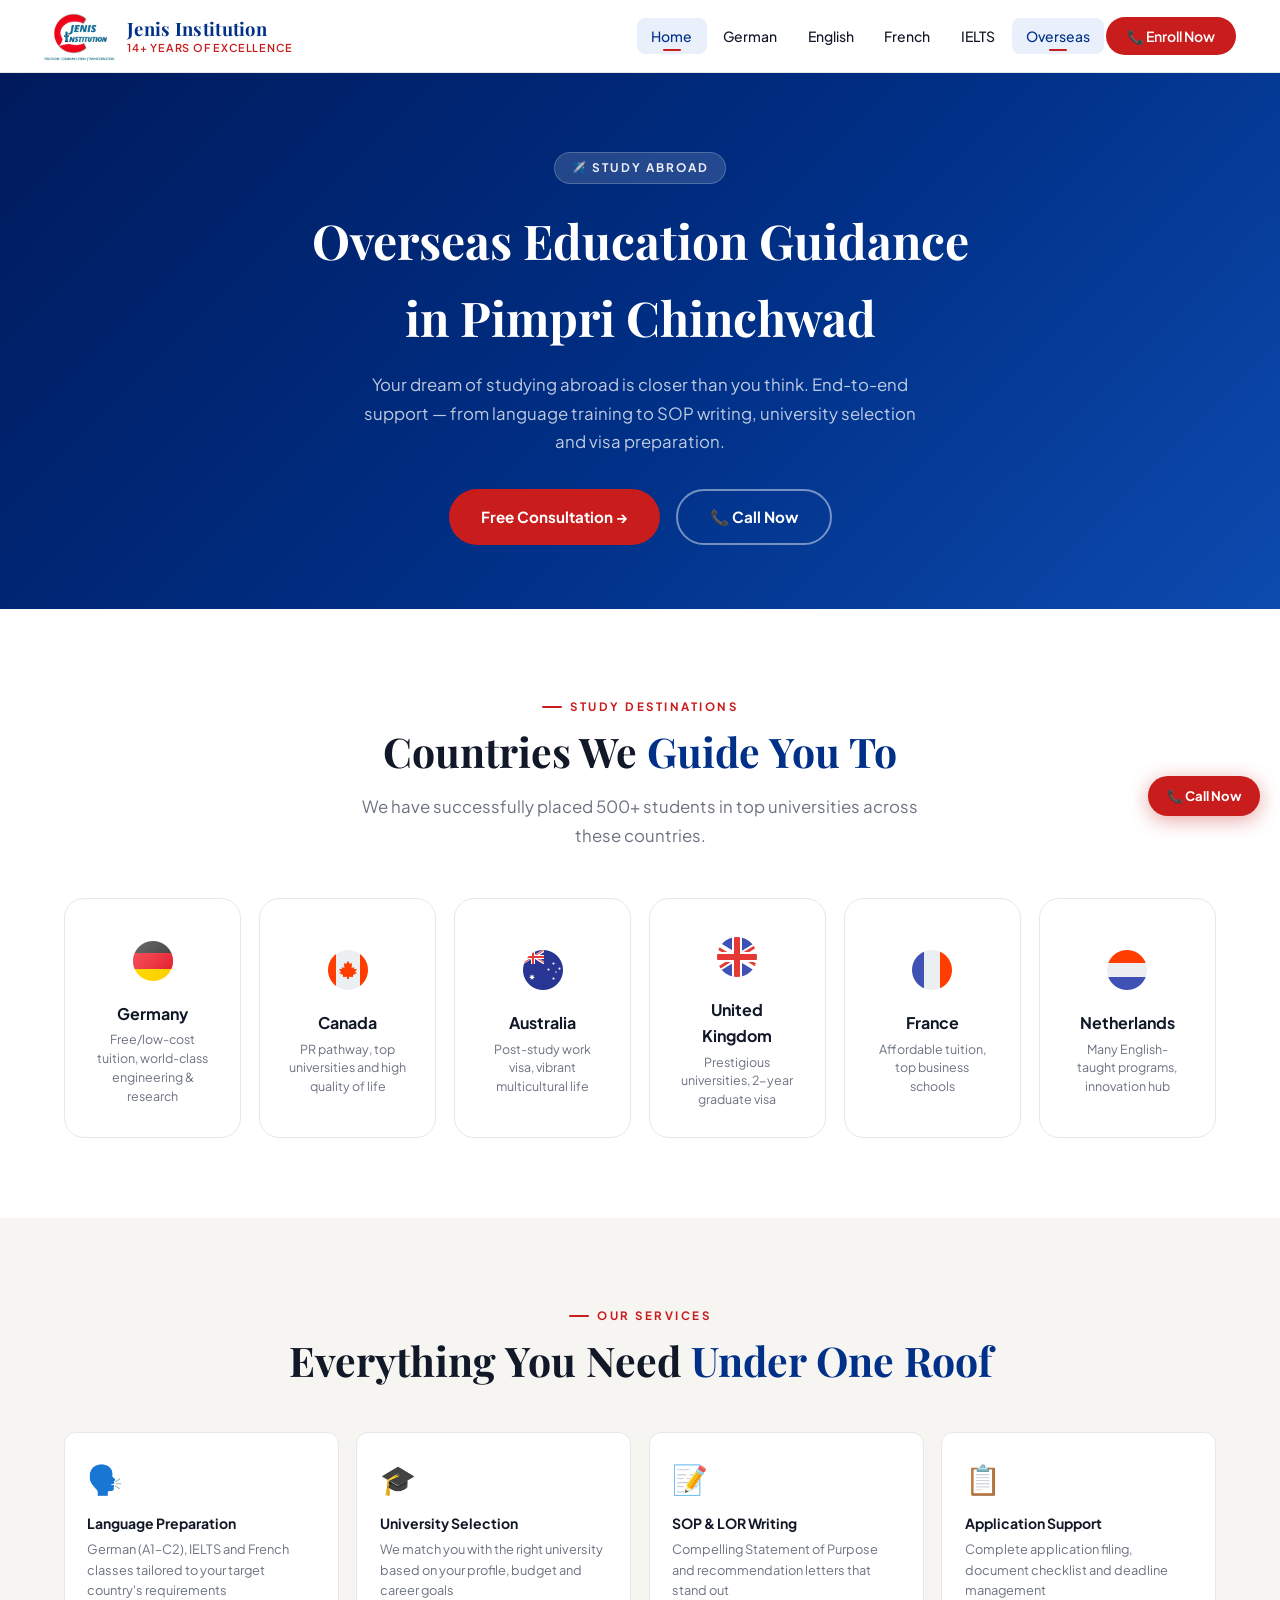
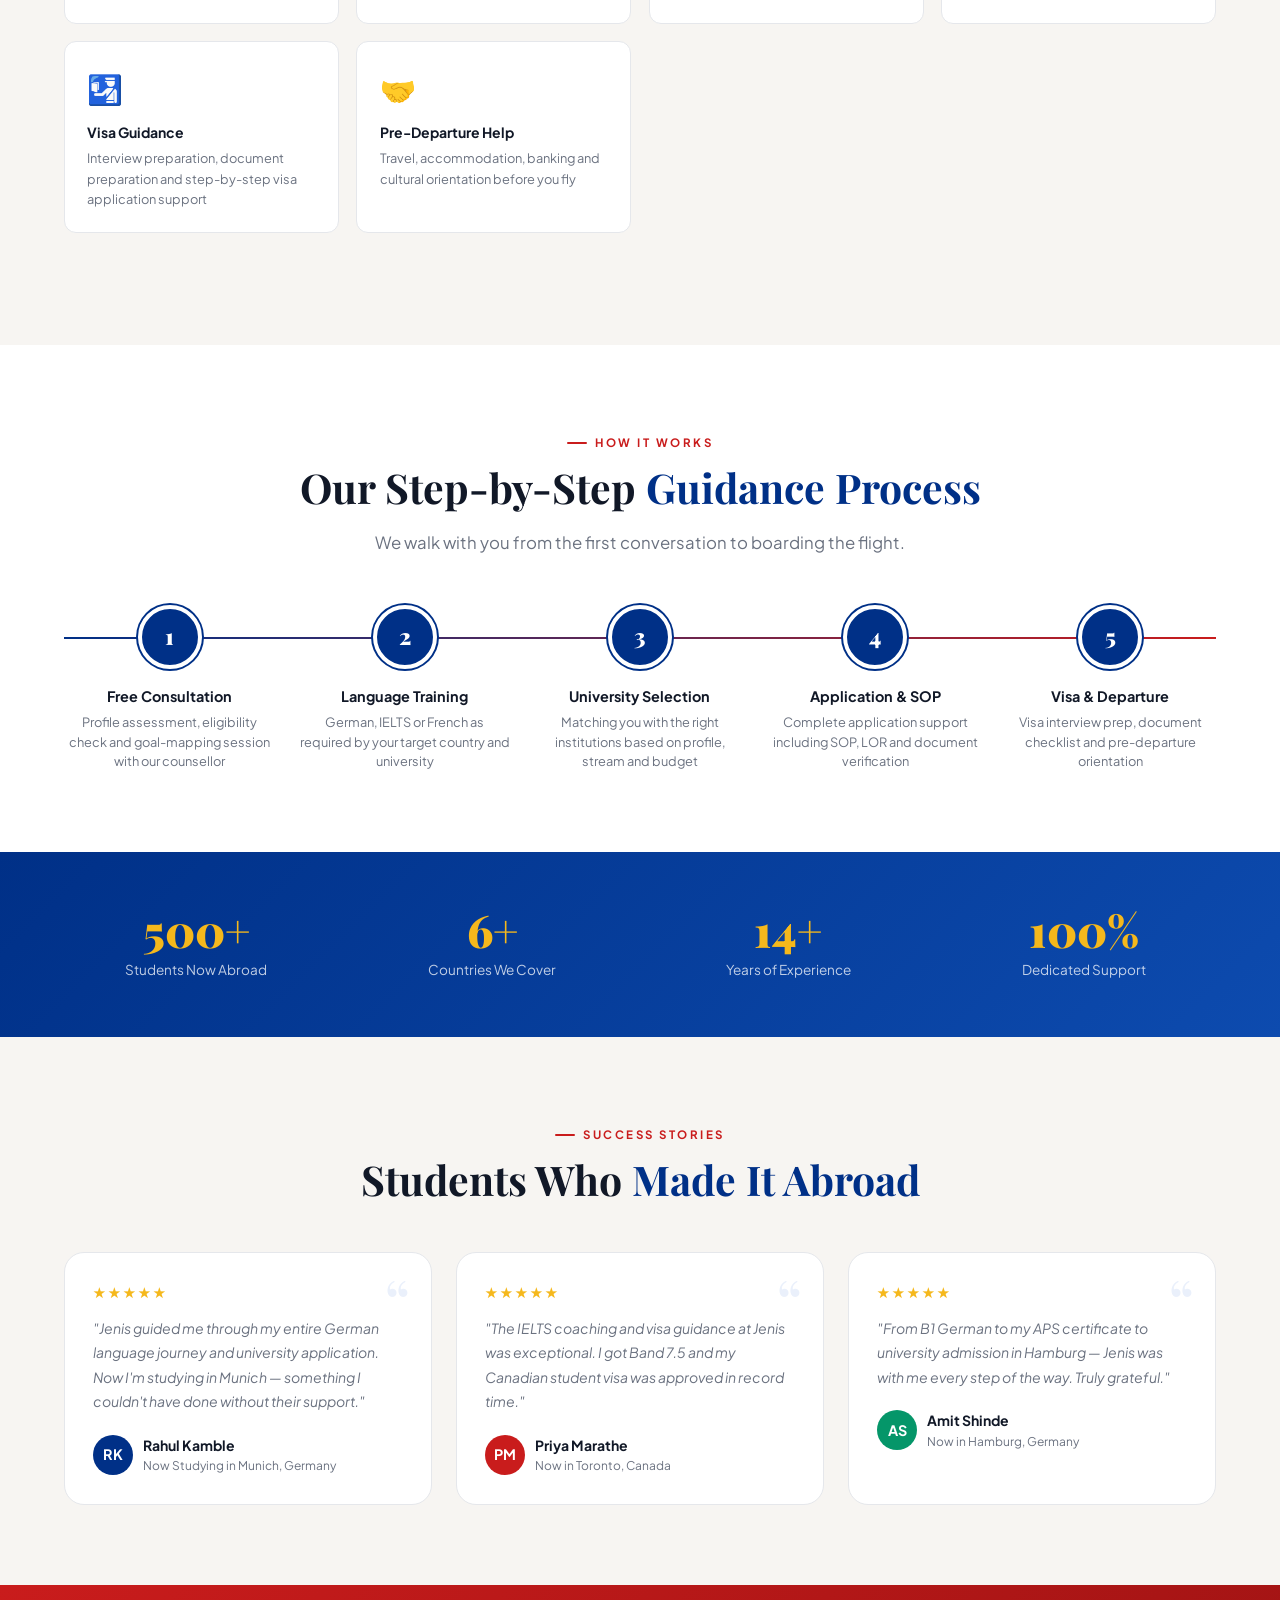
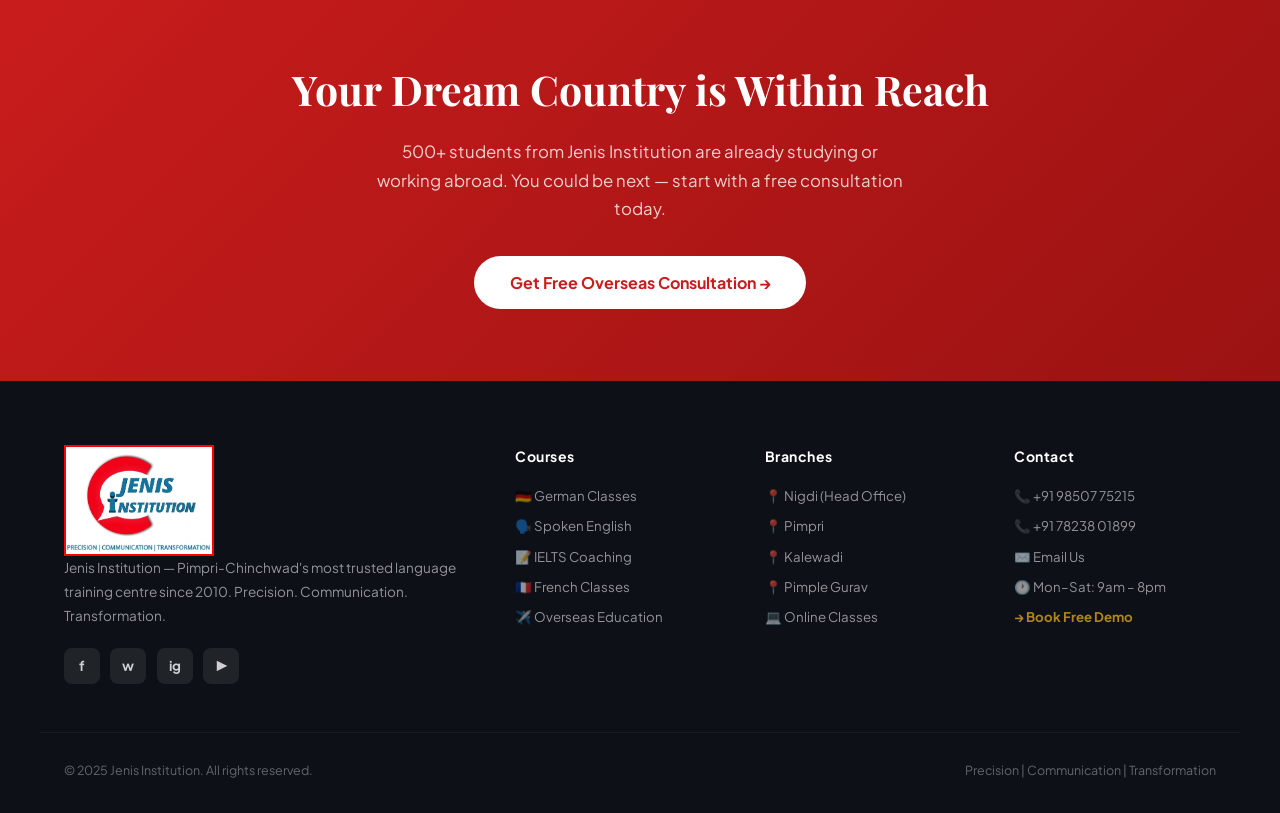
<file: education-abroad-nigdi-pimpri-chinchwad.html>
<!DOCTYPE html>
<html lang="en">
<head>
  <!-- Google tag (gtag.js) -->
<script async src="https://www.googletagmanager.com/gtag/js?id=AW-16919611026"></script>
<script>
  window.dataLayer = window.dataLayer || [];
  function gtag(){dataLayer.push(arguments);}
  gtag('js', new Date());

  gtag('config', 'AW-16919611026');
</script>
<meta charset="UTF-8"><meta name="viewport" content="width=device-width, initial-scale=1.0">
<title>Education Abroad Guidance in Nigdi Pimpri Chinchwad | Jenis Institution</title>
<meta name="description" content="Overseas education guidance in Pimpri Chinchwad. Study in Germany, Canada, Australia, UK. Language prep, SOP writing, university selection and visa support.">
<link rel="preconnect" href="https://fonts.googleapis.com">
<link href="https://fonts.googleapis.com/css2?family=Playfair+Display:ital,wght@0,600;0,700;0,900;1,700&family=Plus+Jakarta+Sans:wght@300;400;500;600;700&display=swap" rel="stylesheet">
<link rel="stylesheet" href="style.css">
</head>
<body>
  <nav id="nav">
    <div class="nav-wrap">
      <a href="index.html" class="nav-brand">
        <img src="images/logo.png" alt="Jenis Institution" class="nav-logo-img">
        <div class="nav-brand-text">
          <div class="nav-brand-title">Jenis Institution</div>
          <div class="nav-brand-sub">14+ Years of Excellence</div>
        </div>
      </a>
  
      <div class="nav-links">
        <a href="index.html" class="active">Home</a>
        <a href="german-classes-nigdi-pimpri-chinchwad.html">German</a>
        <a href="spoken-english-course-nigdi-pimpri-chinchwad.html">English</a>
        <a href="french-classes-nigdi-pimpri-chinchwad.html">French</a>
        <a href="ielts-classes-nigdi-pimpri-chinchwad.html">IELTS</a>
        <a href="education-abroad-nigdi-pimpri-chinchwad.html">Overseas</a>
        <a href="contact.html" class="nav-cta-btn">📞 Enroll Now</a>
      </div>
  
      <button class="hamburger" id="ham" onclick="toggleMenu()">
        <span></span><span></span><span></span>
      </button>
    </div>
  </nav>
  
  <div class="mob-menu" id="mmenu">
    <a href="index.html" onclick="cm()">🏠 Home</a>
    <a href="german-classes-nigdi-pimpri-chinchwad.html" onclick="cm()">🇩🇪 German Classes</a>
    <a href="spoken-english-course-nigdi-pimpri-chinchwad.html" onclick="cm()">🗣️ Spoken English</a>
    <a href="french-classes-nigdi-pimpri-chinchwad.html" onclick="cm()">🇫🇷 French Classes</a>
    <a href="ielts-classes-nigdi-pimpri-chinchwad.html" onclick="cm()">📝 IELTS Classes</a>
    <a href="education-abroad-nigdi-pimpri-chinchwad.html" onclick="cm()">✈️ Overseas Education</a>
    <a href="contact.html" onclick="cm()" class="mob-cta">📞 Book Free Demo Class</a>
  </div>

<div class="pt-nav">

  <!-- HERO -->
  <div class="inner-hero">
    <div class="inner-hero-content">
      <div class="inner-pill">✈️ Study Abroad</div>
      <h1>Overseas Education Guidance<br>in Pimpri Chinchwad</h1>
      <p>Your dream of studying abroad is closer than you think. End-to-end support — from language training to SOP writing, university selection and visa preparation.</p>
      <div class="inner-btns">
        <a href="contact.html" class="btn-red">Free Consultation →</a>
        <a href="tel:09850775215" class="btn-ghost">📞 Call Now</a>
      </div>
    </div>
  </div>

  <!-- COUNTRIES -->
  <section>
    <div class="container">
      <div class="s-head center">
        <div class="s-label">Study Destinations</div>
        <h2 class="s-title">Countries We <span class="blue">Guide You To</span></h2>
        <p class="s-desc">We have successfully placed 500+ students in top universities across these countries.</p>
      </div>
      <div class="country-grid">
        <div class="ctry reveal">
          <span class="ctry-flag">
            <img src="images/flags/germany.png" alt="Germany">
          </span>
          <div class="ctry-name">Germany</div>
          <div class="ctry-desc">Free/low-cost tuition, world-class engineering & research</div>
        </div>
        <div class="ctry reveal d1">
          <span class="ctry-flag">
            <img src="images/flags/canada.png" alt="Canada">
          </span>
          <div class="ctry-name">Canada</div>
          <div class="ctry-desc">PR pathway, top universities and high quality of life</div>
        </div>
        <div class="ctry reveal d2">
          <span class="ctry-flag">
            <img src="images/flags/australia.png" alt="Australia">
          </span>
          <div class="ctry-name">Australia</div>
          <div class="ctry-desc">Post-study work visa, vibrant multicultural life</div>
        </div>
        <div class="ctry reveal d3">
          <span class="ctry-flag">
            <img src="images/flags/uk.png" alt="United Kingdom">
          </span>
          <div class="ctry-name">United Kingdom</div>
          <div class="ctry-desc">Prestigious universities, 2-year graduate visa</div>
        </div>
        <div class="ctry reveal">
          <span class="ctry-flag">
            <img src="images/flags/france.png" alt="France">
          </span>
          <div class="ctry-name">France</div>
          <div class="ctry-desc">Affordable tuition, top business schools</div>
        </div>
        <div class="ctry reveal d1">
          <span class="ctry-flag">
            <img src="images/flags/netherlands.png" alt="Netherlands">
          </span>
          <div class="ctry-name">Netherlands</div>
          <div class="ctry-desc">Many English-taught programs, innovation hub</div>
        </div>
      </div>
    </div>
  </section>

  <!-- WHAT WE OFFER -->
  <section style="background:var(--off)">
    <div class="container">
      <div class="s-head center">
        <div class="s-label">Our Services</div>
        <h2 class="s-title">Everything You Need <span class="blue">Under One Roof</span></h2>
      </div>
      <div class="feat-grid" style="grid-template-columns:repeat(auto-fit,minmax(220px,1fr))">
        <div class="fc reveal">
          <div class="fc-icon">🗣️</div>
          <div class="fc-title">Language Preparation</div>
          <div class="fc-desc">German (A1–C2), IELTS and French classes tailored to your target country's requirements</div>
        </div>
        <div class="fc reveal d1">
          <div class="fc-icon">🎓</div>
          <div class="fc-title">University Selection</div>
          <div class="fc-desc">We match you with the right university based on your profile, budget and career goals</div>
        </div>
        <div class="fc reveal d2">
          <div class="fc-icon">📝</div>
          <div class="fc-title">SOP & LOR Writing</div>
          <div class="fc-desc">Compelling Statement of Purpose and recommendation letters that stand out</div>
        </div>
        <div class="fc reveal d3">
          <div class="fc-icon">📋</div>
          <div class="fc-title">Application Support</div>
          <div class="fc-desc">Complete application filing, document checklist and deadline management</div>
        </div>
        <div class="fc reveal">
          <div class="fc-icon">🛂</div>
          <div class="fc-title">Visa Guidance</div>
          <div class="fc-desc">Interview preparation, document preparation and step-by-step visa application support</div>
        </div>
        <div class="fc reveal d1">
          <div class="fc-icon">🤝</div>
          <div class="fc-title">Pre-Departure Help</div>
          <div class="fc-desc">Travel, accommodation, banking and cultural orientation before you fly</div>
        </div>
      </div>
    </div>
  </section>

  <!-- PROCESS -->
  <section>
    <div class="container">
      <div class="s-head center">
        <div class="s-label">How It Works</div>
        <h2 class="s-title">Our Step-by-Step <span class="blue">Guidance Process</span></h2>
        <p class="s-desc">We walk with you from the first conversation to boarding the flight.</p>
      </div>
      <div class="process reveal">
        <div class="ps">
          <div class="ps-num">1</div>
          <div class="ps-title">Free Consultation</div>
          <div class="ps-desc">Profile assessment, eligibility check and goal-mapping session with our counsellor</div>
        </div>
        <div class="ps">
          <div class="ps-num">2</div>
          <div class="ps-title">Language Training</div>
          <div class="ps-desc">German, IELTS or French as required by your target country and university</div>
        </div>
        <div class="ps">
          <div class="ps-num">3</div>
          <div class="ps-title">University Selection</div>
          <div class="ps-desc">Matching you with the right institutions based on profile, stream and budget</div>
        </div>
        <div class="ps">
          <div class="ps-num">4</div>
          <div class="ps-title">Application & SOP</div>
          <div class="ps-desc">Complete application support including SOP, LOR and document verification</div>
        </div>
        <div class="ps">
          <div class="ps-num">5</div>
          <div class="ps-title">Visa & Departure</div>
          <div class="ps-desc">Visa interview prep, document checklist and pre-departure orientation</div>
        </div>
      </div>
    </div>
  </section>

  <!-- STATS -->
  <div class="stats-band">
    <div class="container">
      <div class="stats-grid">
        <div class="stat-item reveal"><span class="big">500+</span><div class="sm">Students Now Abroad</div></div>
        <div class="stat-item reveal d1"><span class="big">6+</span><div class="sm">Countries We Cover</div></div>
        <div class="stat-item reveal d2"><span class="big">14+</span><div class="sm">Years of Experience</div></div>
        <div class="stat-item reveal d3"><span class="big">100%</span><div class="sm">Dedicated Support</div></div>
      </div>
    </div>
  </div>

  <!-- TESTIMONIALS -->
  <section style="background:var(--off)">
    <div class="container">
      <div class="s-head center">
        <div class="s-label">Success Stories</div>
        <h2 class="s-title">Students Who <span class="blue">Made It Abroad</span></h2>
      </div>
      <div class="testi-grid">
        <div class="testi-card reveal">
          <div class="stars">★★★★★</div>
          <p class="testi-text">"Jenis guided me through my entire German language journey and university application. Now I'm studying in Munich — something I couldn't have done without their support."</p>
          <div class="testi-author">
            <div class="testi-av" style="background:var(--blue)">RK</div>
            <div><div class="testi-name">Rahul Kamble</div><div class="testi-role">Now Studying in Munich, Germany</div></div>
          </div>
        </div>
        <div class="testi-card reveal d1">
          <div class="stars">★★★★★</div>
          <p class="testi-text">"The IELTS coaching and visa guidance at Jenis was exceptional. I got Band 7.5 and my Canadian student visa was approved in record time."</p>
          <div class="testi-author">
            <div class="testi-av" style="background:var(--red)">PM</div>
            <div><div class="testi-name">Priya Marathe</div><div class="testi-role">Now in Toronto, Canada</div></div>
          </div>
        </div>
        <div class="testi-card reveal d2">
          <div class="stars">★★★★★</div>
          <p class="testi-text">"From B1 German to my APS certificate to university admission in Hamburg — Jenis was with me every step of the way. Truly grateful."</p>
          <div class="testi-author">
            <div class="testi-av" style="background:#059669">AS</div>
            <div><div class="testi-name">Amit Shinde</div><div class="testi-role">Now in Hamburg, Germany</div></div>
          </div>
        </div>
      </div>
    </div>
  </section>

  <!-- CTA -->
  <div class="cta-band">
    <div class="container">
      <h2>Your Dream Country is Within Reach</h2>
      <p>500+ students from Jenis Institution are already studying or working abroad. You could be next — start with a free consultation today.</p>
      <a href="contact.html" class="btn-white">Get Free Overseas Consultation →</a>
    </div>
  </div>

</div><!-- /pt-nav -->

<footer>
  <div class="foot-grid container">
    <div>
      <img src="images/logo.png" style="width:150px; border:2px solid red;">
      <div class="foot-desc">Jenis Institution — Pimpri-Chinchwad's most trusted language training centre since 2010. Precision. Communication. Transformation.</div>
      <div class="foot-social"><a href="#">f</a><a href="https://wa.me/919850775215">w</a><a href="#">ig</a><a href="#">▶</a></div>
    </div>
    <div class="foot-col"><h4>Courses</h4><ul>
      <li><a href="german-classes-nigdi-pimpri-chinchwad.html">🇩🇪 German Classes</a></li>
      <li><a href="spoken-english-course-nigdi-pimpri-Chinchwad.html">🗣️ Spoken English</a></li>
      <li><a href="ielts-classes-nigdi-pimpri-chinchwad.html">📝 IELTS Coaching</a></li>
      <li><a href="French-classes-nigdi-pimpri-Chinchwad.html">🇫🇷 French Classes</a></li>
      <li><a href="education-abroad-nigdi-pimpri-chinchwad.html">✈️ Overseas Education</a></li>
    </ul></div>
    <div class="foot-col"><h4>Branches</h4><ul>
      <li>📍 Nigdi (Head Office)</li><li>📍 Pimpri</li>
      <li>📍 Kalewadi</li><li>📍 Pimple Gurav</li>
      <li>💻 Online Classes</li>
    </ul></div>
    <div class="foot-col"><h4>Contact</h4><ul>
      <li><a href="tel:09850775215">📞 +91 98507 75215</a></li>
      <li><a href="tel:07823801899">📞 +91 78238 01899</a></li>
      <li><a href="mailto:rohan@jenisinstitution.com">✉️ Email Us</a></li>
      <li>🕐 Mon–Sat: 9am – 8pm</li>
      <li style="color:var(--gold);font-weight:700"><a href="contact.html" style="color:var(--gold)">→ Book Free Demo</a></li>
    </ul></div>
  </div>
  <div class="foot-bottom container">
    <div>© 2025 Jenis Institution. All rights reserved.</div>
    <div>Precision | Communication | Transformation</div>
  </div>
</footer>

<a href="tel:09850775215" class="float-call">📞 Call Now</a>
<button id="btt" onclick="window.scrollTo({top:0,behavior:'smooth'})">↑</button>
<script src="script.js"></script>
</body>
</html>
</file>
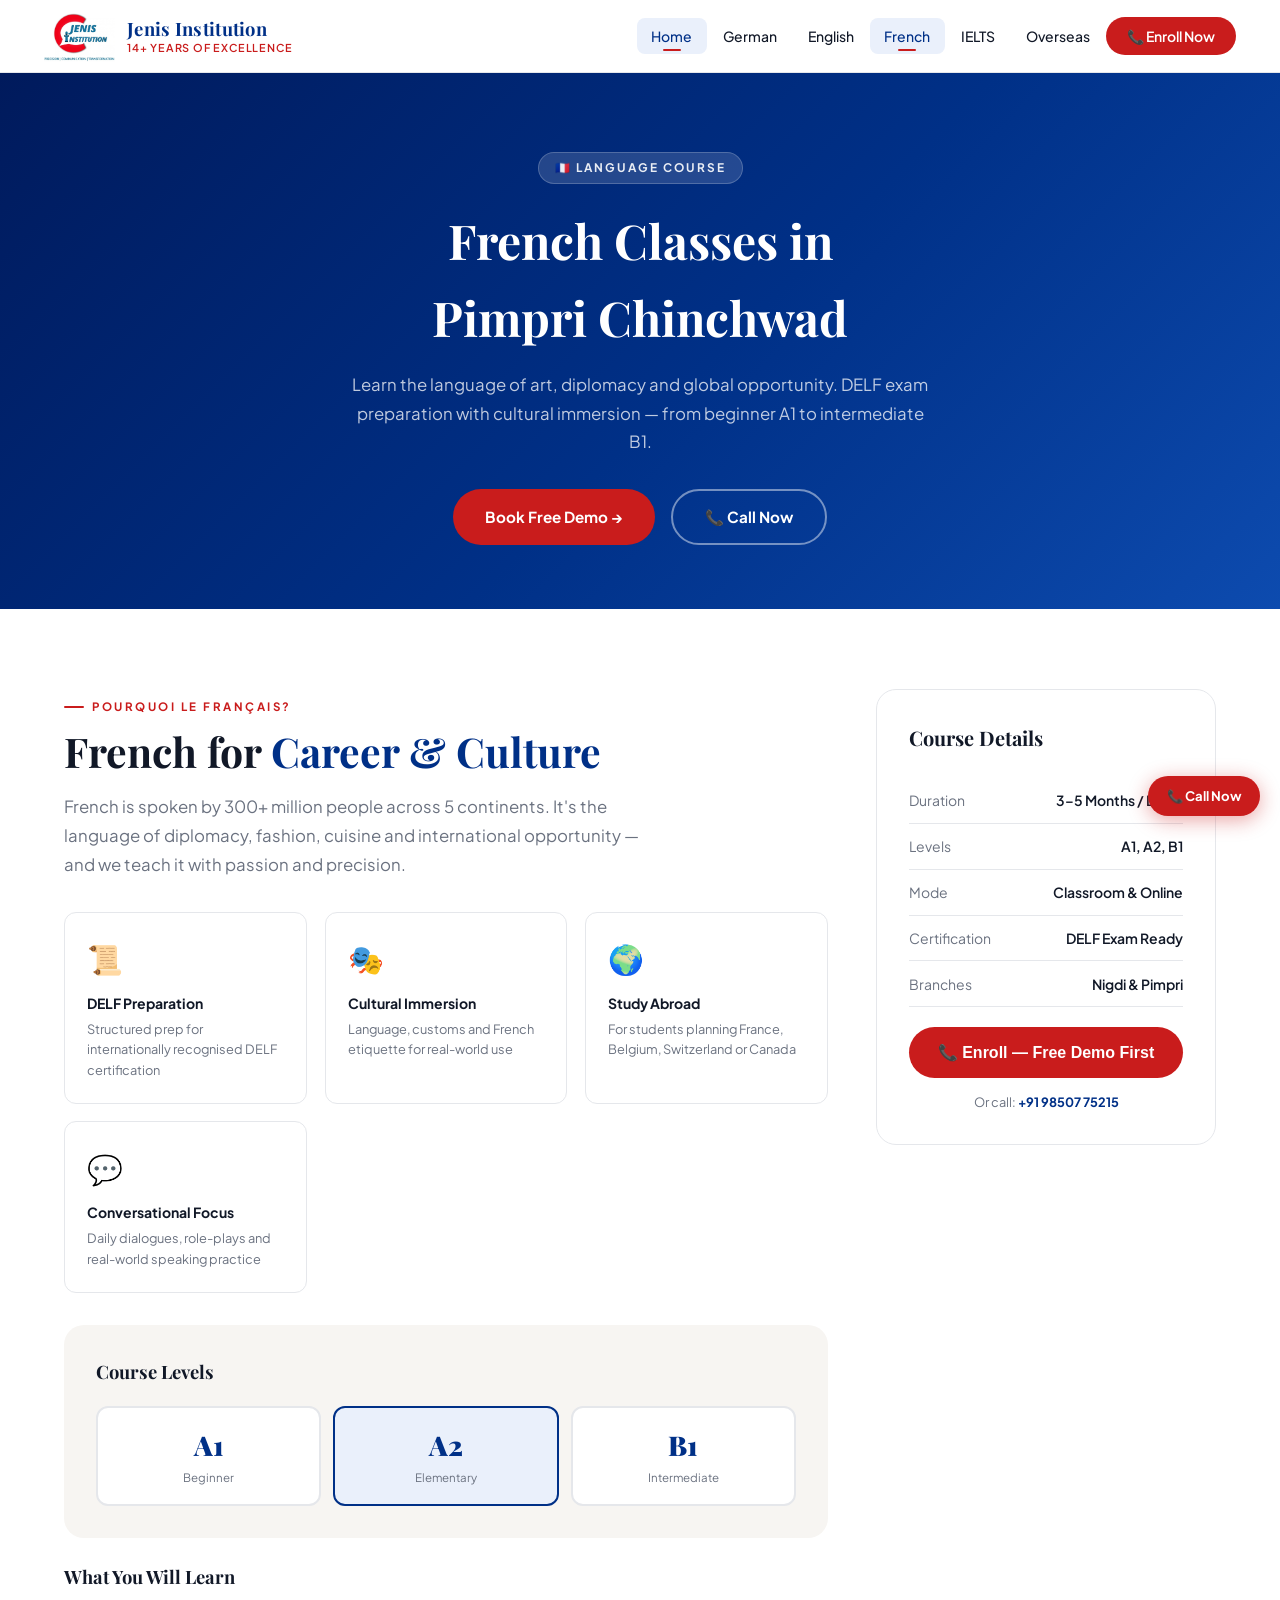
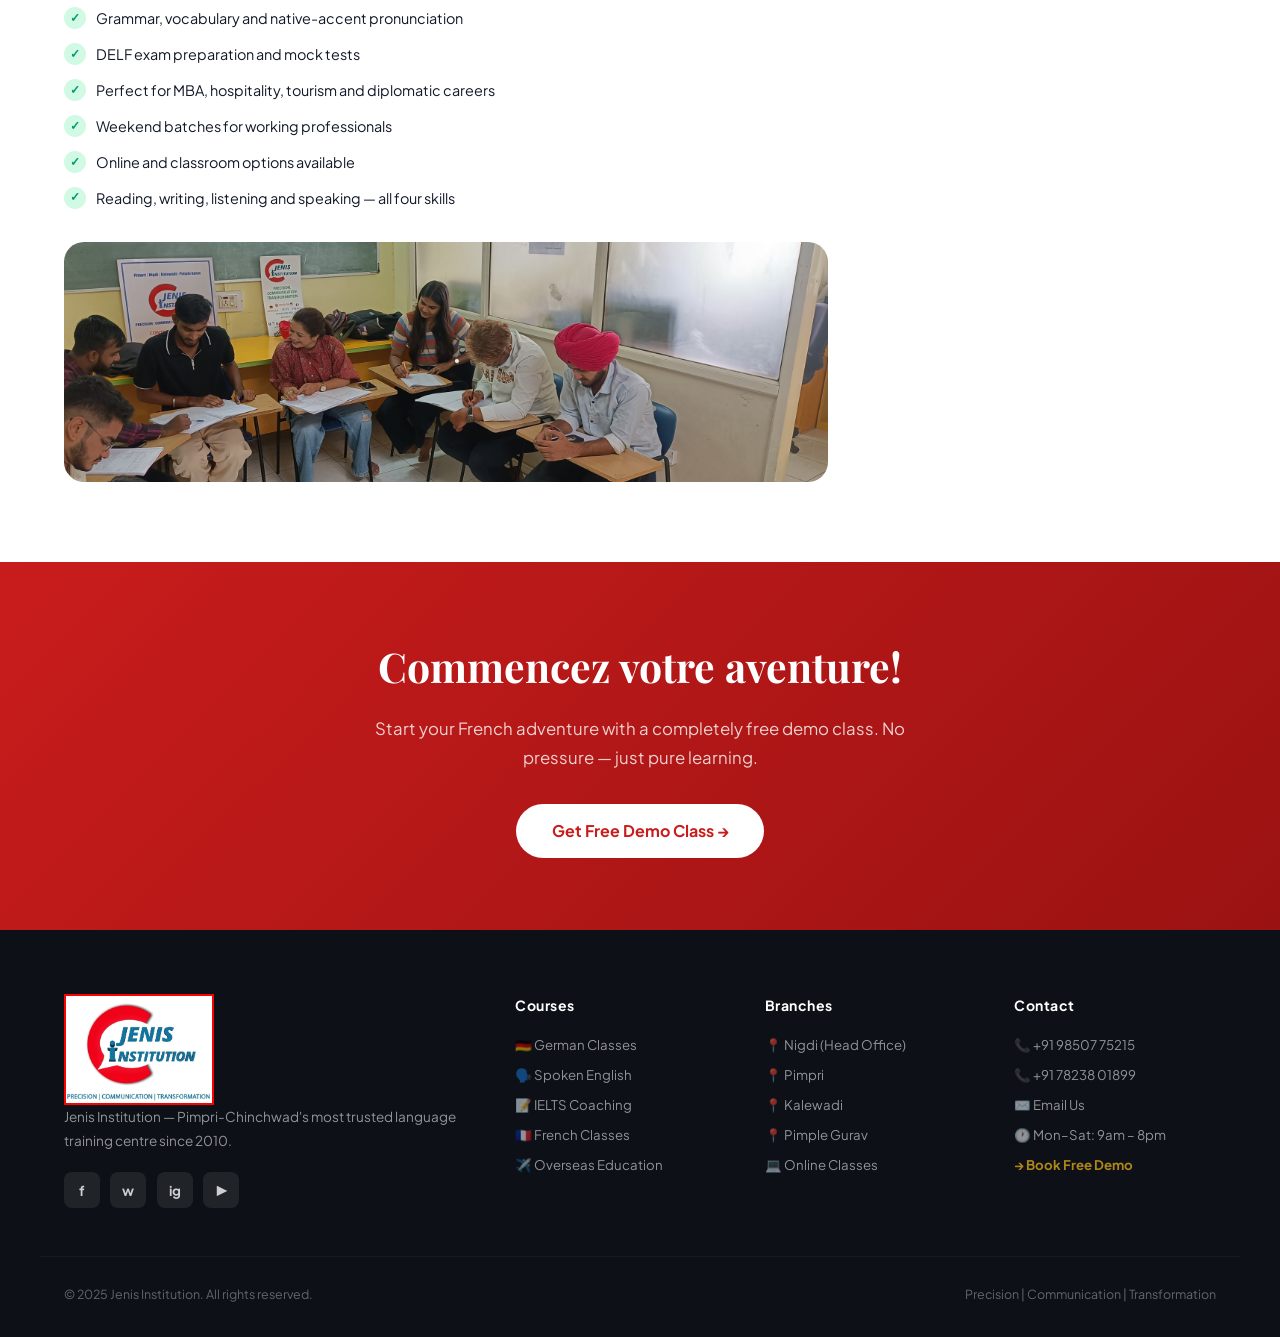
<file: french-classes-nigdi-pimpri-chinchwad.html>
<!DOCTYPE html>
<html lang="en">
<head>
  <!-- Google tag (gtag.js) -->
<script async src="https://www.googletagmanager.com/gtag/js?id=AW-16919611026"></script>
<script>
  window.dataLayer = window.dataLayer || [];
  function gtag(){dataLayer.push(arguments);}
  gtag('js', new Date());

  gtag('config', 'AW-16919611026');
</script>
<meta charset="UTF-8"><meta name="viewport" content="width=device-width, initial-scale=1.0">
<title>French Classes in Nigdi Pimpri Chinchwad | Jenis Institution</title>
<meta name="description" content="French language classes in Nigdi, Pimpri Chinchwad. DELF exam preparation, cultural immersion, A1 to B1 levels. Expert trainers, flexible batches.">
<link rel="preconnect" href="https://fonts.googleapis.com">
<link href="https://fonts.googleapis.com/css2?family=Playfair+Display:ital,wght@0,600;0,700;0,900;1,700&family=Plus+Jakarta+Sans:wght@300;400;500;600;700&display=swap" rel="stylesheet">
<link rel="stylesheet" href="style.css">
</head>
<body>
  <nav id="nav">
    <div class="nav-wrap">
      <a href="index.html" class="nav-brand">
        <img src="images/logo.png" alt="Jenis Institution" class="nav-logo-img">
        <div class="nav-brand-text">
          <div class="nav-brand-title">Jenis Institution</div>
          <div class="nav-brand-sub">14+ Years of Excellence</div>
        </div>
      </a>
  
      <div class="nav-links">
        <a href="index.html" class="active">Home</a>
        <a href="german-classes-nigdi-pimpri-chinchwad.html">German</a>
        <a href="spoken-english-course-nigdi-pimpri-chinchwad.html">English</a>
        <a href="french-classes-nigdi-pimpri-chinchwad.html">French</a>
        <a href="ielts-classes-nigdi-pimpri-chinchwad.html">IELTS</a>
        <a href="education-abroad-nigdi-pimpri-chinchwad.html">Overseas</a>
        <a href="contact.html" class="nav-cta-btn">📞 Enroll Now</a>
      </div>
  
      <button class="hamburger" id="ham" onclick="toggleMenu()">
        <span></span><span></span><span></span>
      </button>
    </div>
  </nav>
  
  <div class="mob-menu" id="mmenu">
    <a href="index.html" onclick="cm()">🏠 Home</a>
    <a href="german-classes-nigdi-pimpri-chinchwad.html" onclick="cm()">🇩🇪 German Classes</a>
    <a href="spoken-english-course-nigdi-pimpri-chinchwad.html" onclick="cm()">🗣️ Spoken English</a>
    <a href="french-classes-nigdi-pimpri-chinchwad.html" onclick="cm()">🇫🇷 French Classes</a>
    <a href="ielts-classes-nigdi-pimpri-chinchwad.html" onclick="cm()">📝 IELTS Classes</a>
    <a href="education-abroad-nigdi-pimpri-chinchwad.html" onclick="cm()">✈️ Overseas Education</a>
    <a href="contact.html" onclick="cm()" class="mob-cta">📞 Book Free Demo Class</a>
  </div>
<div class="pt-nav">
<div class="inner-hero">
  <div class="inner-hero-content">
    <div class="inner-pill">🇫🇷 Language Course</div>
    <h1>French Classes in<br>Pimpri Chinchwad</h1>
    <p>Learn the language of art, diplomacy and global opportunity. DELF exam preparation with cultural immersion — from beginner A1 to intermediate B1.</p>
    <div class="inner-btns">
      <a href="contact.html" class="btn-red">Book Free Demo →</a>
      <a href="tel:09850775215" class="btn-ghost">📞 Call Now</a>
    </div>
  </div>
</div>
<section>
  <div class="container">
    <div class="detail-layout">
      <div>
        <div class="s-label">Pourquoi le Français?</div>
        <h2 class="s-title">French for <span class="blue">Career & Culture</span></h2>
        <p class="s-desc" style="margin-bottom:1.5rem">French is spoken by 300+ million people across 5 continents. It's the language of diplomacy, fashion, cuisine and international opportunity — and we teach it with passion and precision.</p>
        <div class="feat-grid">
          <div class="fc"><div class="fc-icon">📜</div><div class="fc-title">DELF Preparation</div><div class="fc-desc">Structured prep for internationally recognised DELF certification</div></div>
          <div class="fc"><div class="fc-icon">🎭</div><div class="fc-title">Cultural Immersion</div><div class="fc-desc">Language, customs and French etiquette for real-world use</div></div>
          <div class="fc"><div class="fc-icon">🌍</div><div class="fc-title">Study Abroad</div><div class="fc-desc">For students planning France, Belgium, Switzerland or Canada</div></div>
          <div class="fc"><div class="fc-icon">💬</div><div class="fc-title">Conversational Focus</div><div class="fc-desc">Daily dialogues, role-plays and real-world speaking practice</div></div>
        </div>
        <div class="levels-wrap">
          <h3>Course Levels</h3>
          <div class="levels-grid">
            <div class="lv"><div class="lv-code">A1</div><div class="lv-name">Beginner</div></div>
            <div class="lv hl"><div class="lv-code">A2</div><div class="lv-name">Elementary</div></div>
            <div class="lv"><div class="lv-code">B1</div><div class="lv-name">Intermediate</div></div>
          </div>
        </div>
        <h3 style="font-family:var(--font-head);font-size:1.15rem;margin-bottom:1rem;color:var(--dark)">What You Will Learn</h3>
        <ul class="checklist">
          <li>Grammar, vocabulary and native-accent pronunciation</li>
          <li>DELF exam preparation and mock tests</li>
          <li>Perfect for MBA, hospitality, tourism and diplomatic careers</li>
          <li>Weekend batches for working professionals</li>
          <li>Online and classroom options available</li>
          <li>Reading, writing, listening and speaking — all four skills</li>
        </ul>
        <div style="margin-top:2rem;border-radius:var(--rl);overflow:hidden;height:240px">
          <img src="images/class-kalewadi-3.jpg" alt="French class at Jenis Institution" style="width:100%;height:100%;object-fit:cover">
        </div>
      </div>
      <div>
        <div class="sticky-card">
          <h3>Course Details</h3>
          <div class="info-row"><span class="info-key">Duration</span><span class="info-val">3–5 Months / Level</span></div>
          <div class="info-row"><span class="info-key">Levels</span><span class="info-val">A1, A2, B1</span></div>
          <div class="info-row"><span class="info-key">Mode</span><span class="info-val">Classroom & Online</span></div>
          <div class="info-row"><span class="info-key">Certification</span><span class="info-val">DELF Exam Ready</span></div>
          <div class="info-row"><span class="info-key">Branches</span><span class="info-val">Nigdi & Pimpri</span></div>
          <a href="contact.html"><button class="enroll-btn">📞 Enroll — Free Demo First</button></a>
          <div class="call-alt">Or call: <a href="tel:09850775215">+91 98507 75215</a></div>
        </div>
      </div>
    </div>
  </div>
</section>
<div class="cta-band"><div class="container">
  <h2>Commencez votre aventure!</h2>
  <p>Start your French adventure with a completely free demo class. No pressure — just pure learning.</p>
  <a href="contact.html" class="btn-white">Get Free Demo Class →</a>
</div></div>
</div>
<footer>
  <div class="foot-grid container">
    <div><img src="images/logo.png" style="width:150px; border:2px solid red;"><div class="foot-desc">Jenis Institution — Pimpri-Chinchwad's most trusted language training centre since 2010.</div><div class="foot-social"><a href="#">f</a><a href="https://wa.me/919850775215">w</a><a href="#">ig</a><a href="#">▶</a></div></div>
    <div class="foot-col"><h4>Courses</h4><ul><li><a href="german-classes-nigdi-pimpri-chinchwad.html">🇩🇪 German Classes</a></li><li><a href="spoken-english-course-nigdi-pimpri-Chinchwad.html">🗣️ Spoken English</a></li><li><a href="ielts-classes-nigdi-pimpri-chinchwad.html">📝 IELTS Coaching</a></li><li><a href="French-classes-nigdi-pimpri-Chinchwad.html">🇫🇷 French Classes</a></li><li><a href="education-abroad-nigdi-pimpri-chinchwad.html">✈️ Overseas Education</a></li></ul></div>
    <div class="foot-col"><h4>Branches</h4><ul><li>📍 Nigdi (Head Office)</li><li>📍 Pimpri</li><li>📍 Kalewadi</li><li>📍 Pimple Gurav</li><li>💻 Online Classes</li></ul></div>
    <div class="foot-col"><h4>Contact</h4><ul><li><a href="tel:09850775215">📞 +91 98507 75215</a></li><li><a href="tel:07823801899">📞 +91 78238 01899</a></li><li><a href="mailto:rohan@jenisinstitution.com">✉️ Email Us</a></li><li>🕐 Mon–Sat: 9am – 8pm</li><li style="color:var(--gold);font-weight:700"><a href="contact.html" style="color:var(--gold)">→ Book Free Demo</a></li></ul></div>
  </div>
  <div class="foot-bottom container"><div>© 2025 Jenis Institution. All rights reserved.</div><div>Precision | Communication | Transformation</div></div>
</footer>
<a href="tel:09850775215" class="float-call">📞 Call Now</a>
<button id="btt" onclick="window.scrollTo({top:0,behavior:'smooth'})">↑</button>
<script src="script.js"></script>
</body>
</html>
</file>
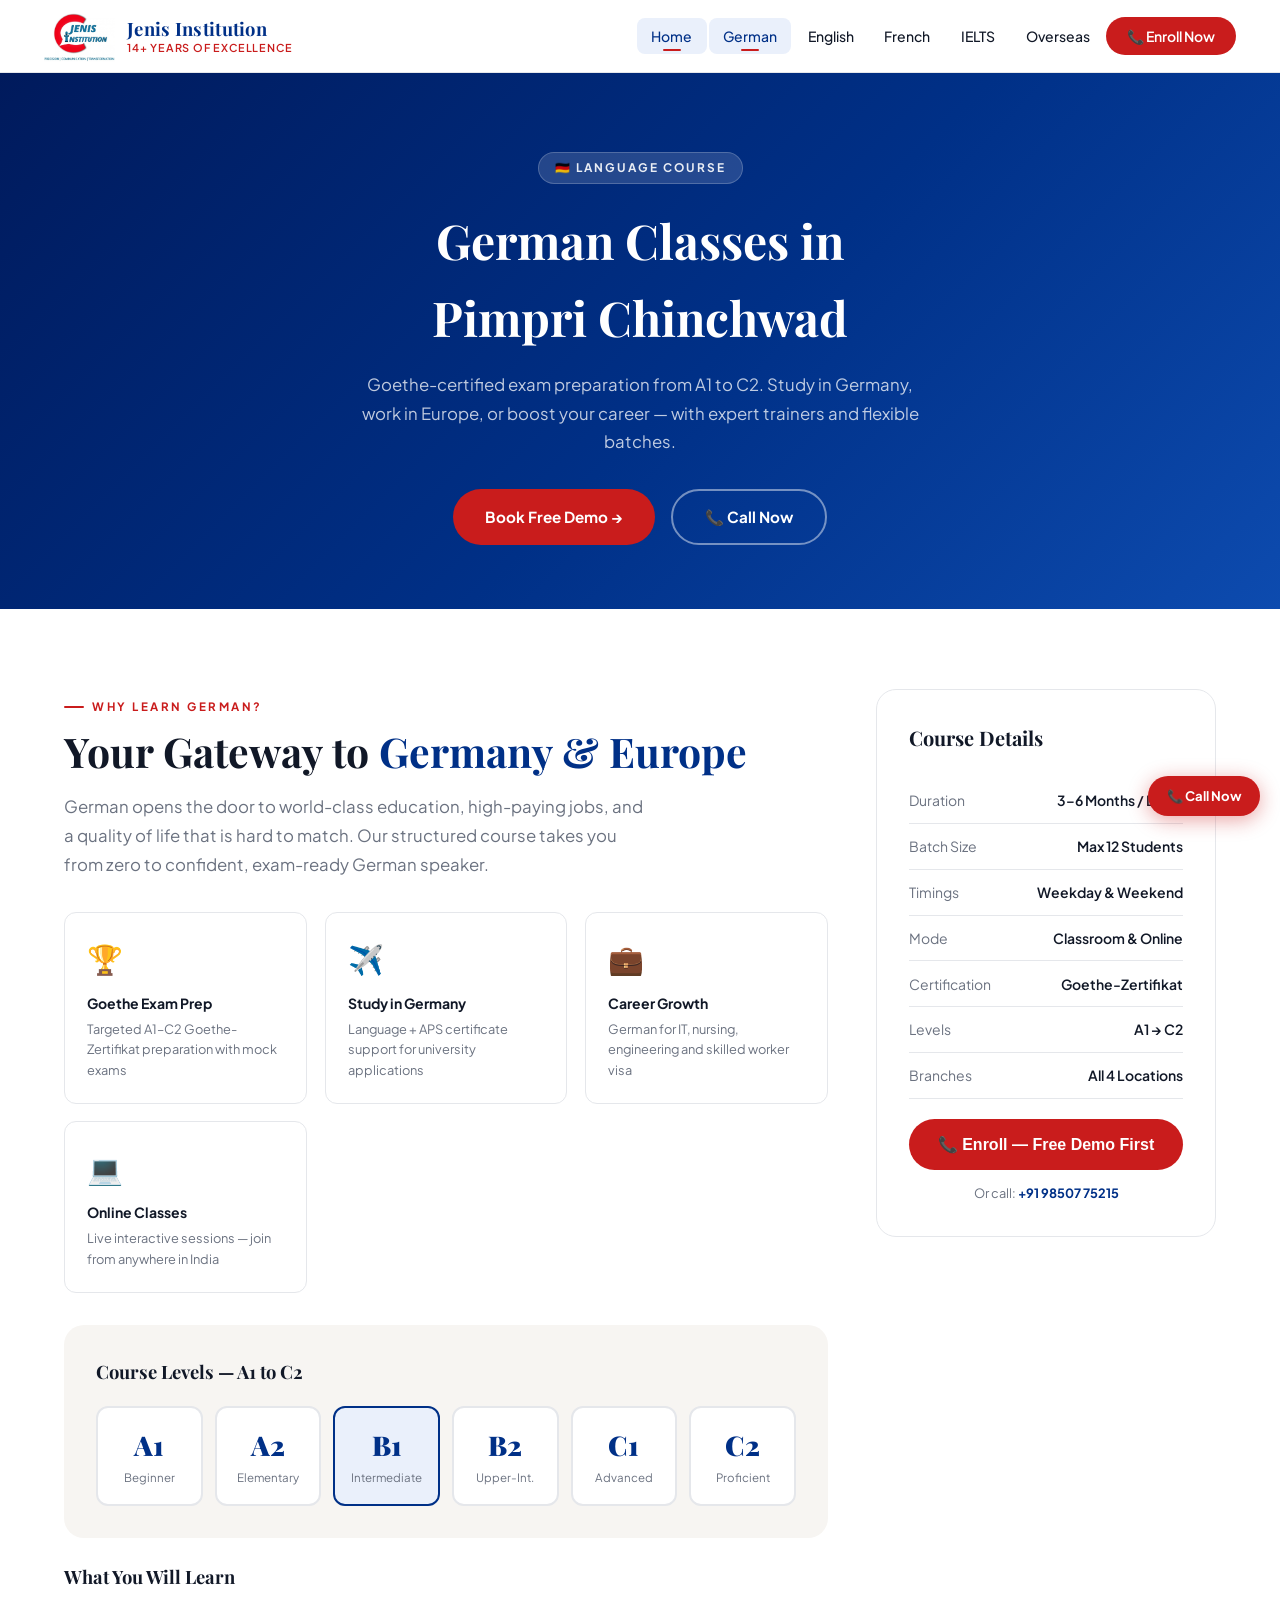
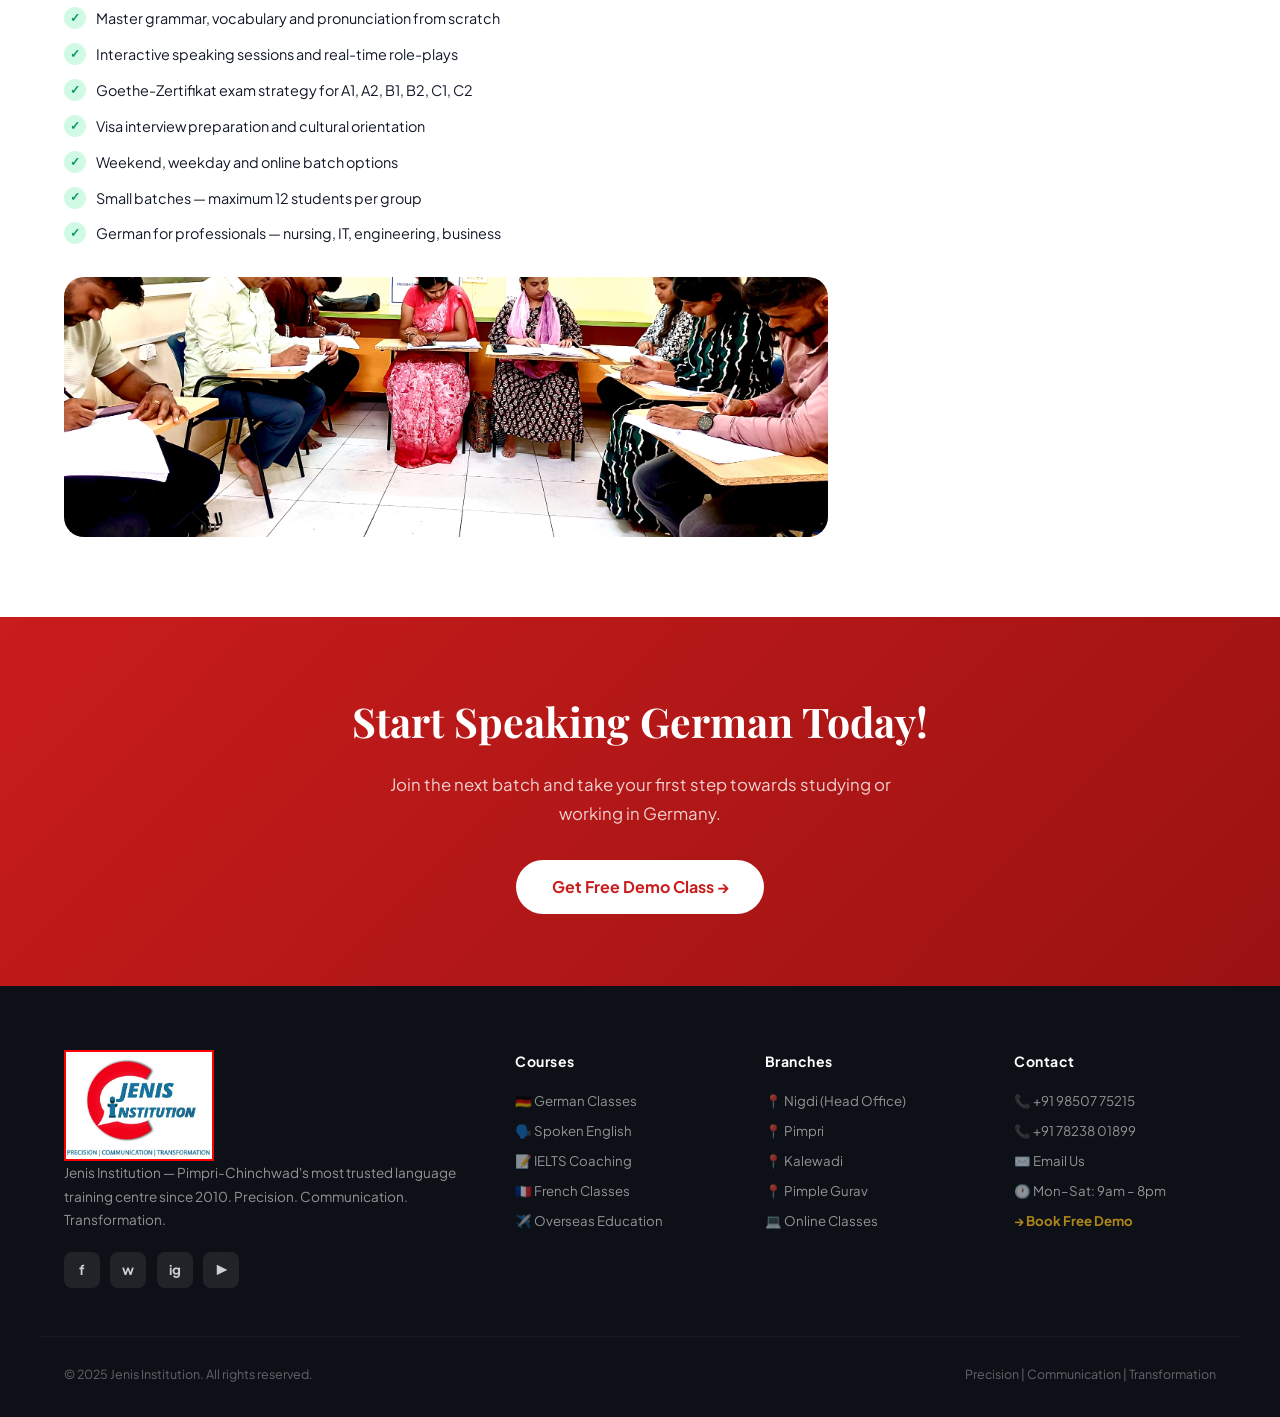
<file: german-classes-nigdi-pimpri-chinchwad.html>
<!DOCTYPE html>
<html lang="en">
<head>
  <!-- Google tag (gtag.js) -->
<script async src="https://www.googletagmanager.com/gtag/js?id=AW-16919611026"></script>
<script>
  window.dataLayer = window.dataLayer || [];
  function gtag(){dataLayer.push(arguments);}
  gtag('js', new Date());

  gtag('config', 'AW-16919611026');
</script>
<meta charset="UTF-8"><meta name="viewport" content="width=device-width, initial-scale=1.0">
<title>German Classes in Nigdi Pimpri Chinchwad | Jenis Institution</title>
<meta name="description" content="German language classes in Nigdi, Pimpri, Kalewadi & Pimple Gurav. A1 to C2 Goethe-certified exam preparation. Expert trainers, flexible batches, online classes available.">
<link rel="preconnect" href="https://fonts.googleapis.com">
<link href="https://fonts.googleapis.com/css2?family=Playfair+Display:ital,wght@0,600;0,700;0,900;1,700&family=Plus+Jakarta+Sans:wght@300;400;500;600;700&display=swap" rel="stylesheet">
<link rel="stylesheet" href="style.css">
</head>
<body>
  <nav id="nav">
    <div class="nav-wrap">
      <a href="index.html" class="nav-brand">
        <img src="images/logo.png" alt="Jenis Institution" class="nav-logo-img">
        <div class="nav-brand-text">
          <div class="nav-brand-title">Jenis Institution</div>
          <div class="nav-brand-sub">14+ Years of Excellence</div>
        </div>
      </a>
  
      <div class="nav-links">
        <a href="index.html" class="active">Home</a>
        <a href="german-classes-nigdi-pimpri-chinchwad.html">German</a>
        <a href="spoken-english-course-nigdi-pimpri-chinchwad.html">English</a>
        <a href="french-classes-nigdi-pimpri-chinchwad.html">French</a>
        <a href="ielts-classes-nigdi-pimpri-chinchwad.html">IELTS</a>
        <a href="education-abroad-nigdi-pimpri-chinchwad.html">Overseas</a>
        <a href="contact.html" class="nav-cta-btn">📞 Enroll Now</a>
      </div>
  
      <button class="hamburger" id="ham" onclick="toggleMenu()">
        <span></span><span></span><span></span>
      </button>
    </div>
  </nav>
  
  <div class="mob-menu" id="mmenu">
    <a href="index.html" onclick="cm()">🏠 Home</a>
    <a href="german-classes-nigdi-pimpri-chinchwad.html" onclick="cm()">🇩🇪 German Classes</a>
    <a href="spoken-english-course-nigdi-pimpri-chinchwad.html" onclick="cm()">🗣️ Spoken English</a>
    <a href="french-classes-nigdi-pimpri-chinchwad.html" onclick="cm()">🇫🇷 French Classes</a>
    <a href="ielts-classes-nigdi-pimpri-chinchwad.html" onclick="cm()">📝 IELTS Classes</a>
    <a href="education-abroad-nigdi-pimpri-chinchwad.html" onclick="cm()">✈️ Overseas Education</a>
    <a href="contact.html" onclick="cm()" class="mob-cta">📞 Book Free Demo Class</a>
  </div>

<div class="pt-nav">
<div class="inner-hero">
  <div class="inner-hero-content">
    <div class="inner-pill">🇩🇪 Language Course</div>
    <h1>German Classes in<br>Pimpri Chinchwad</h1>
    <p>Goethe-certified exam preparation from A1 to C2. Study in Germany, work in Europe, or boost your career — with expert trainers and flexible batches.</p>
    <div class="inner-btns">
      <a href="contact.html" class="btn-red">Book Free Demo →</a>
      <a href="tel:09850775215" class="btn-ghost">📞 Call Now</a>
    </div>
  </div>
</div>

<section>
  <div class="container">
    <div class="detail-layout">
      <div>
        <div class="s-label">Why Learn German?</div>
        <h2 class="s-title">Your Gateway to <span class="blue">Germany & Europe</span></h2>
        <p class="s-desc" style="margin-bottom:1.5rem">German opens the door to world-class education, high-paying jobs, and a quality of life that is hard to match. Our structured course takes you from zero to confident, exam-ready German speaker.</p>
        <div class="feat-grid">
          <div class="fc"><div class="fc-icon">🏆</div><div class="fc-title">Goethe Exam Prep</div><div class="fc-desc">Targeted A1–C2 Goethe-Zertifikat preparation with mock exams</div></div>
          <div class="fc"><div class="fc-icon">✈️</div><div class="fc-title">Study in Germany</div><div class="fc-desc">Language + APS certificate support for university applications</div></div>
          <div class="fc"><div class="fc-icon">💼</div><div class="fc-title">Career Growth</div><div class="fc-desc">German for IT, nursing, engineering and skilled worker visa</div></div>
          <div class="fc"><div class="fc-icon">💻</div><div class="fc-title">Online Classes</div><div class="fc-desc">Live interactive sessions — join from anywhere in India</div></div>
        </div>
        <div class="levels-wrap">
          <h3>Course Levels — A1 to C2</h3>
          <div class="levels-grid">
            <div class="lv"><div class="lv-code">A1</div><div class="lv-name">Beginner</div></div>
            <div class="lv"><div class="lv-code">A2</div><div class="lv-name">Elementary</div></div>
            <div class="lv hl"><div class="lv-code">B1</div><div class="lv-name">Intermediate</div></div>
            <div class="lv"><div class="lv-code">B2</div><div class="lv-name">Upper-Int.</div></div>
            <div class="lv"><div class="lv-code">C1</div><div class="lv-name">Advanced</div></div>
            <div class="lv"><div class="lv-code">C2</div><div class="lv-name">Proficient</div></div>
          </div>
        </div>
        <h3 style="font-family:var(--font-head);font-size:1.15rem;margin-bottom:1rem;color:var(--dark)">What You Will Learn</h3>
        <ul class="checklist">
          <li>Master grammar, vocabulary and pronunciation from scratch</li>
          <li>Interactive speaking sessions and real-time role-plays</li>
          <li>Goethe-Zertifikat exam strategy for A1, A2, B1, B2, C1, C2</li>
          <li>Visa interview preparation and cultural orientation</li>
          <li>Weekend, weekday and online batch options</li>
          <li>Small batches — maximum 12 students per group</li>
          <li>German for professionals — nursing, IT, engineering, business</li>
        </ul>
        <div style="margin-top:2rem;border-radius:var(--rl);overflow:hidden;height:260px">
          <img src="images/class-writing-2.jpg" alt="German class at Jenis Institution" style="width:100%;height:100%;object-fit:cover">
        </div>
      </div>
      <div>
        <div class="sticky-card">
          <h3>Course Details</h3>
          <div class="info-row"><span class="info-key">Duration</span><span class="info-val">3–6 Months / Level</span></div>
          <div class="info-row"><span class="info-key">Batch Size</span><span class="info-val">Max 12 Students</span></div>
          <div class="info-row"><span class="info-key">Timings</span><span class="info-val">Weekday & Weekend</span></div>
          <div class="info-row"><span class="info-key">Mode</span><span class="info-val">Classroom & Online</span></div>
          <div class="info-row"><span class="info-key">Certification</span><span class="info-val">Goethe-Zertifikat</span></div>
          <div class="info-row"><span class="info-key">Levels</span><span class="info-val">A1 → C2</span></div>
          <div class="info-row"><span class="info-key">Branches</span><span class="info-val">All 4 Locations</span></div>
          <a href="contact.html"><button class="enroll-btn">📞 Enroll — Free Demo First</button></a>
          <div class="call-alt">Or call: <a href="tel:09850775215">+91 98507 75215</a></div>
        </div>
      </div>
    </div>
  </div>
</section>

<div class="cta-band"><div class="container">
  <h2>Start Speaking German Today!</h2>
  <p>Join the next batch and take your first step towards studying or working in Germany.</p>
  <a href="contact.html" class="btn-white">Get Free Demo Class →</a>
</div></div>
</div>

<footer>
  <div class="foot-grid container">
    <div>
      <img src="images/logo.png" style="width:150px; border:2px solid red;">
      <div class="foot-desc">Jenis Institution — Pimpri-Chinchwad's most trusted language training centre since 2010. Precision. Communication. Transformation.</div>
      <div class="foot-social"><a href="#">f</a><a href="https://wa.me/919850775215">w</a><a href="#">ig</a><a href="#">▶</a></div>
    </div>
    <div class="foot-col"><h4>Courses</h4><ul>
      <li><a href="german-classes-nigdi-pimpri-chinchwad.html">🇩🇪 German Classes</a></li>
      <li><a href="spoken-english-course-nigdi-pimpri-Chinchwad.html">🗣️ Spoken English</a></li>
      <li><a href="ielts-classes-nigdi-pimpri-chinchwad.html">📝 IELTS Coaching</a></li>
      <li><a href="French-classes-nigdi-pimpri-Chinchwad.html">🇫🇷 French Classes</a></li>
      <li><a href="education-abroad-nigdi-pimpri-chinchwad.html">✈️ Overseas Education</a></li>
    </ul></div>
    <div class="foot-col"><h4>Branches</h4><ul>
      <li>📍 Nigdi (Head Office)</li><li>📍 Pimpri</li><li>📍 Kalewadi</li><li>📍 Pimple Gurav</li><li>💻 Online Classes</li>
    </ul></div>
    <div class="foot-col"><h4>Contact</h4><ul>
      <li><a href="tel:09850775215">📞 +91 98507 75215</a></li>
      <li><a href="tel:07823801899">📞 +91 78238 01899</a></li>
      <li><a href="mailto:rohan@jenisinstitution.com">✉️ Email Us</a></li>
      <li>🕐 Mon–Sat: 9am – 8pm</li>
      <li style="color:var(--gold);font-weight:700"><a href="contact.html" style="color:var(--gold)">→ Book Free Demo</a></li>
    </ul></div>
  </div>
  <div class="foot-bottom container">
    <div>© 2025 Jenis Institution. All rights reserved.</div>
    <div>Precision | Communication | Transformation</div>
  </div>
</footer>
<a href="tel:09850775215" class="float-call">📞 Call Now</a>
<button id="btt" onclick="window.scrollTo({top:0,behavior:'smooth'})">↑</button>
<script src="script.js"></script>
</body>
</html>
</file>
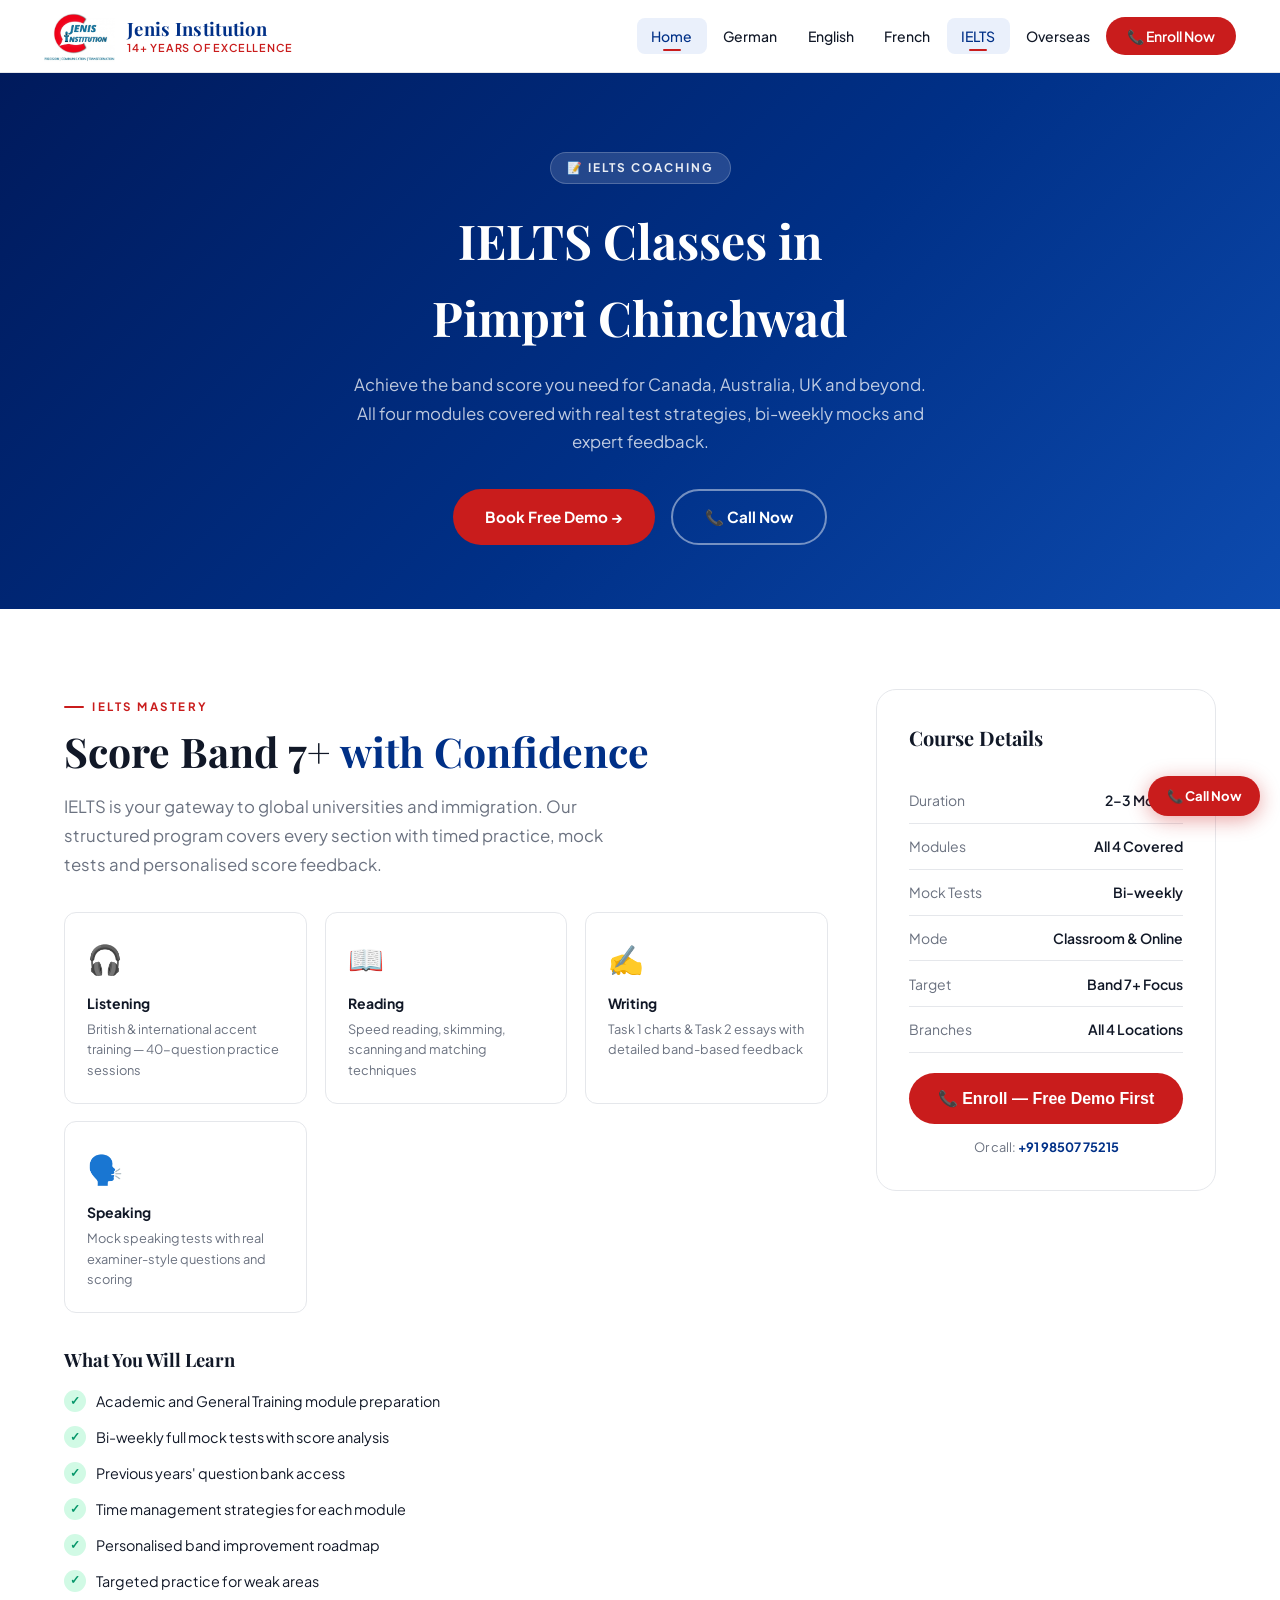
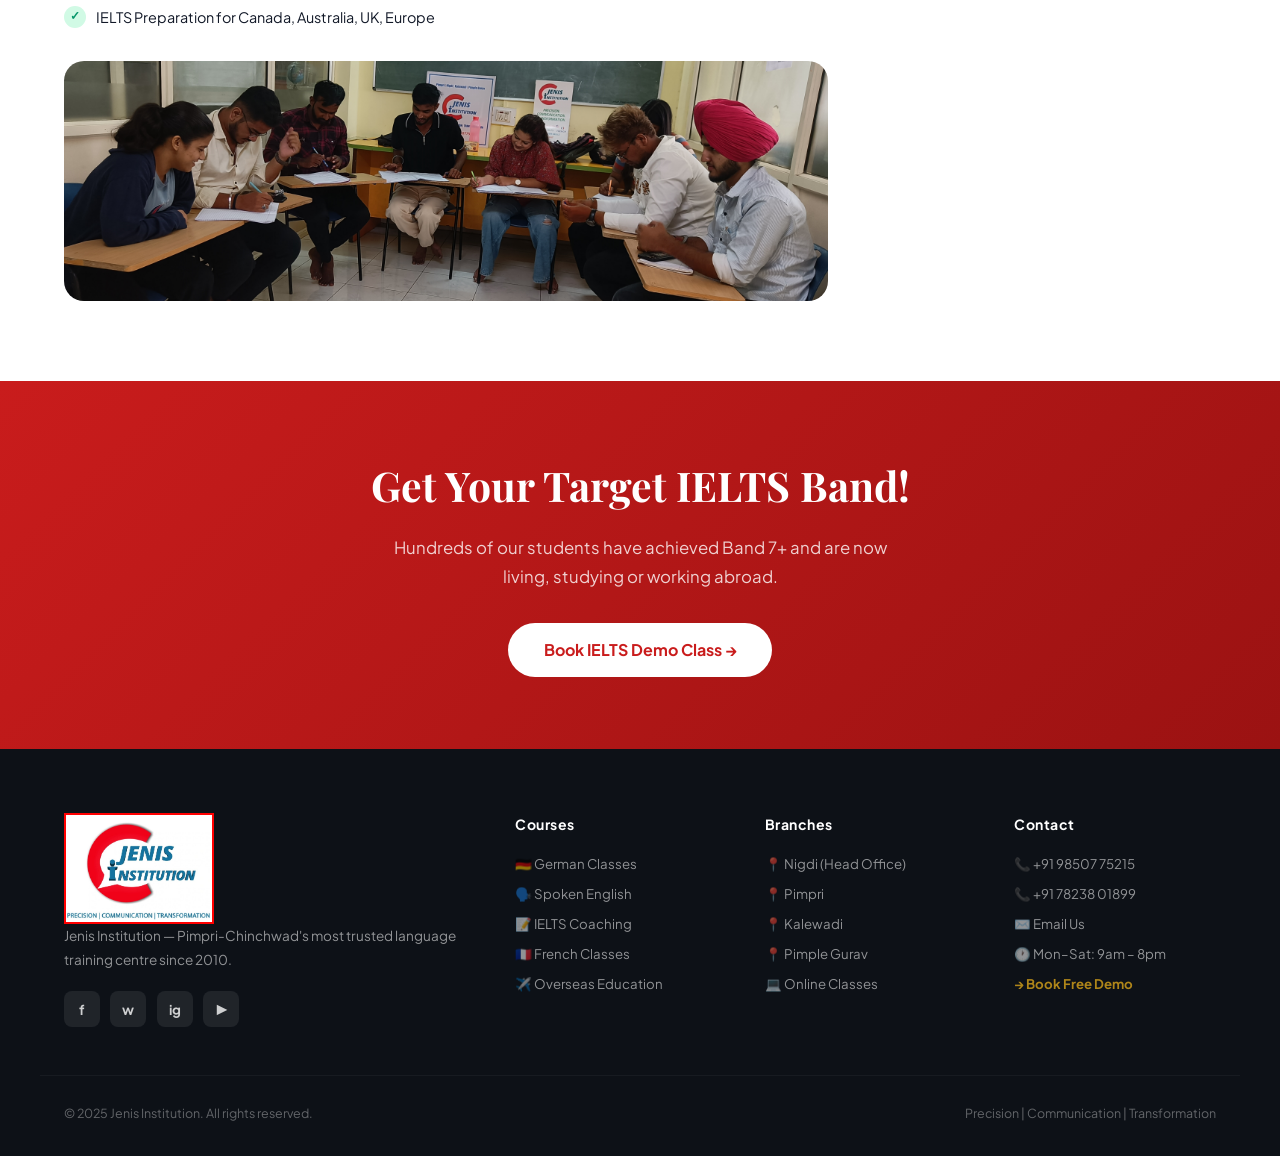
<file: ielts-classes-nigdi-pimpri-chinchwad.html>
<!DOCTYPE html>
<html lang="en">
<head>
  <!-- Google tag (gtag.js) -->
<script async src="https://www.googletagmanager.com/gtag/js?id=AW-16919611026"></script>
<script>
  window.dataLayer = window.dataLayer || [];
  function gtag(){dataLayer.push(arguments);}
  gtag('js', new Date());

  gtag('config', 'AW-16919611026');
</script>
<meta charset="UTF-8"><meta name="viewport" content="width=device-width, initial-scale=1.0">
<title>IELTS Classes in Nigdi Pimpri Chinchwad | Jenis Institution</title>
<meta name="description" content="IELTS coaching in Nigdi, Pimpri Chinchwad. Academic and General Training, all 4 modules, bi-weekly mock tests. Target Band 7+ with expert trainers.">
<link rel="preconnect" href="https://fonts.googleapis.com">
<link href="https://fonts.googleapis.com/css2?family=Playfair+Display:ital,wght@0,600;0,700;0,900;1,700&family=Plus+Jakarta+Sans:wght@300;400;500;600;700&display=swap" rel="stylesheet">
<link rel="stylesheet" href="style.css">
</head>
<body>
  <nav id="nav">
    <div class="nav-wrap">
      <a href="index.html" class="nav-brand">
        <img src="images/logo.png" alt="Jenis Institution" class="nav-logo-img">
        <div class="nav-brand-text">
          <div class="nav-brand-title">Jenis Institution</div>
          <div class="nav-brand-sub">14+ Years of Excellence</div>
        </div>
      </a>
  
      <div class="nav-links">
        <a href="index.html" class="active">Home</a>
        <a href="german-classes-nigdi-pimpri-chinchwad.html">German</a>
        <a href="spoken-english-course-nigdi-pimpri-chinchwad.html">English</a>
        <a href="french-classes-nigdi-pimpri-chinchwad.html">French</a>
        <a href="ielts-classes-nigdi-pimpri-chinchwad.html">IELTS</a>
        <a href="education-abroad-nigdi-pimpri-chinchwad.html">Overseas</a>
        <a href="contact.html" class="nav-cta-btn">📞 Enroll Now</a>
      </div>
  
      <button class="hamburger" id="ham" onclick="toggleMenu()">
        <span></span><span></span><span></span>
      </button>
    </div>
  </nav>
  
  <div class="mob-menu" id="mmenu">
    <a href="index.html" onclick="cm()">🏠 Home</a>
    <a href="german-classes-nigdi-pimpri-chinchwad.html" onclick="cm()">🇩🇪 German Classes</a>
    <a href="spoken-english-course-nigdi-pimpri-chinchwad.html" onclick="cm()">🗣️ Spoken English</a>
    <a href="french-classes-nigdi-pimpri-chinchwad.html" onclick="cm()">🇫🇷 French Classes</a>
    <a href="ielts-classes-nigdi-pimpri-chinchwad.html" onclick="cm()">📝 IELTS Classes</a>
    <a href="education-abroad-nigdi-pimpri-chinchwad.html" onclick="cm()">✈️ Overseas Education</a>
    <a href="contact.html" onclick="cm()" class="mob-cta">📞 Book Free Demo Class</a>
  </div>
<div class="pt-nav">
<div class="inner-hero">
  <div class="inner-hero-content">
    <div class="inner-pill">📝 IELTS Coaching</div>
    <h1>IELTS Classes in<br>Pimpri Chinchwad</h1>
    <p>Achieve the band score you need for Canada, Australia, UK and beyond. All four modules covered with real test strategies, bi-weekly mocks and expert feedback.</p>
    <div class="inner-btns">
      <a href="contact.html" class="btn-red">Book Free Demo →</a>
      <a href="tel:09850775215" class="btn-ghost">📞 Call Now</a>
    </div>
  </div>
</div>
<section>
  <div class="container">
    <div class="detail-layout">
      <div>
        <div class="s-label">IELTS Mastery</div>
        <h2 class="s-title">Score Band 7+ <span class="blue">with Confidence</span></h2>
        <p class="s-desc" style="margin-bottom:1.5rem">IELTS is your gateway to global universities and immigration. Our structured program covers every section with timed practice, mock tests and personalised score feedback.</p>
        <div class="feat-grid">
          <div class="fc"><div class="fc-icon">🎧</div><div class="fc-title">Listening</div><div class="fc-desc">British & international accent training — 40-question practice sessions</div></div>
          <div class="fc"><div class="fc-icon">📖</div><div class="fc-title">Reading</div><div class="fc-desc">Speed reading, skimming, scanning and matching techniques</div></div>
          <div class="fc"><div class="fc-icon">✍️</div><div class="fc-title">Writing</div><div class="fc-desc">Task 1 charts & Task 2 essays with detailed band-based feedback</div></div>
          <div class="fc"><div class="fc-icon">🗣️</div><div class="fc-title">Speaking</div><div class="fc-desc">Mock speaking tests with real examiner-style questions and scoring</div></div>
        </div>
        <h3 style="font-family:var(--font-head);font-size:1.15rem;margin-bottom:1rem;color:var(--dark)">What You Will Learn</h3>
        <ul class="checklist">
          <li>Academic and General Training module preparation</li>
          <li>Bi-weekly full mock tests with score analysis</li>
          <li>Previous years' question bank access</li>
          <li>Time management strategies for each module</li>
          <li>Personalised band improvement roadmap</li>
          <li>Targeted practice for weak areas</li>
          <li>IELTS Preparation for Canada, Australia, UK, Europe</li>
        </ul>
        <div style="margin-top:2rem;border-radius:var(--rl);overflow:hidden;height:240px">
          <img src="images/class-kalewadi-1.jpg" alt="IELTS class at Jenis Institution" style="width:100%;height:100%;object-fit:cover">
        </div>
      </div>
      <div>
        <div class="sticky-card">
          <h3>Course Details</h3>
          <div class="info-row"><span class="info-key">Duration</span><span class="info-val">2–3 Months</span></div>
          <div class="info-row"><span class="info-key">Modules</span><span class="info-val">All 4 Covered</span></div>
          <div class="info-row"><span class="info-key">Mock Tests</span><span class="info-val">Bi-weekly</span></div>
          <div class="info-row"><span class="info-key">Mode</span><span class="info-val">Classroom & Online</span></div>
          <div class="info-row"><span class="info-key">Target</span><span class="info-val">Band 7+ Focus</span></div>
          <div class="info-row"><span class="info-key">Branches</span><span class="info-val">All 4 Locations</span></div>
          <a href="contact.html"><button class="enroll-btn">📞 Enroll — Free Demo First</button></a>
          <div class="call-alt">Or call: <a href="tel:09850775215">+91 98507 75215</a></div>
        </div>
      </div>
    </div>
  </div>
</section>
<div class="cta-band"><div class="container">
  <h2>Get Your Target IELTS Band!</h2>
  <p>Hundreds of our students have achieved Band 7+ and are now living, studying or working abroad.</p>
  <a href="contact.html" class="btn-white">Book IELTS Demo Class →</a>
</div></div>
</div>
<footer>
  <div class="foot-grid container">
    <div><img src="images/logo.png" style="width:150px; border:2px solid red;"><div class="foot-desc">Jenis Institution — Pimpri-Chinchwad's most trusted language training centre since 2010.</div><div class="foot-social"><a href="#">f</a><a href="https://wa.me/919850775215">w</a><a href="#">ig</a><a href="#">▶</a></div></div>
    <div class="foot-col"><h4>Courses</h4><ul><li><a href="german-classes-nigdi-pimpri-chinchwad.html">🇩🇪 German Classes</a></li><li><a href="spoken-english-course-nigdi-pimpri-Chinchwad.html">🗣️ Spoken English</a></li><li><a href="ielts-classes-nigdi-pimpri-chinchwad.html">📝 IELTS Coaching</a></li><li><a href="French-classes-nigdi-pimpri-Chinchwad.html">🇫🇷 French Classes</a></li><li><a href="education-abroad-nigdi-pimpri-chinchwad.html">✈️ Overseas Education</a></li></ul></div>
    <div class="foot-col"><h4>Branches</h4><ul><li>📍 Nigdi (Head Office)</li><li>📍 Pimpri</li><li>📍 Kalewadi</li><li>📍 Pimple Gurav</li><li>💻 Online Classes</li></ul></div>
    <div class="foot-col"><h4>Contact</h4><ul><li><a href="tel:09850775215">📞 +91 98507 75215</a></li><li><a href="tel:07823801899">📞 +91 78238 01899</a></li><li><a href="mailto:rohan@jenisinstitution.com">✉️ Email Us</a></li><li>🕐 Mon–Sat: 9am – 8pm</li><li style="color:var(--gold);font-weight:700"><a href="contact.html" style="color:var(--gold)">→ Book Free Demo</a></li></ul></div>
  </div>
  <div class="foot-bottom container"><div>© 2025 Jenis Institution. All rights reserved.</div><div>Precision | Communication | Transformation</div></div>
</footer>
<a href="tel:09850775215" class="float-call">📞 Call Now</a>
<button id="btt" onclick="window.scrollTo({top:0,behavior:'smooth'})">↑</button>
<script src="script.js"></script>
</body>
</html>
</file>
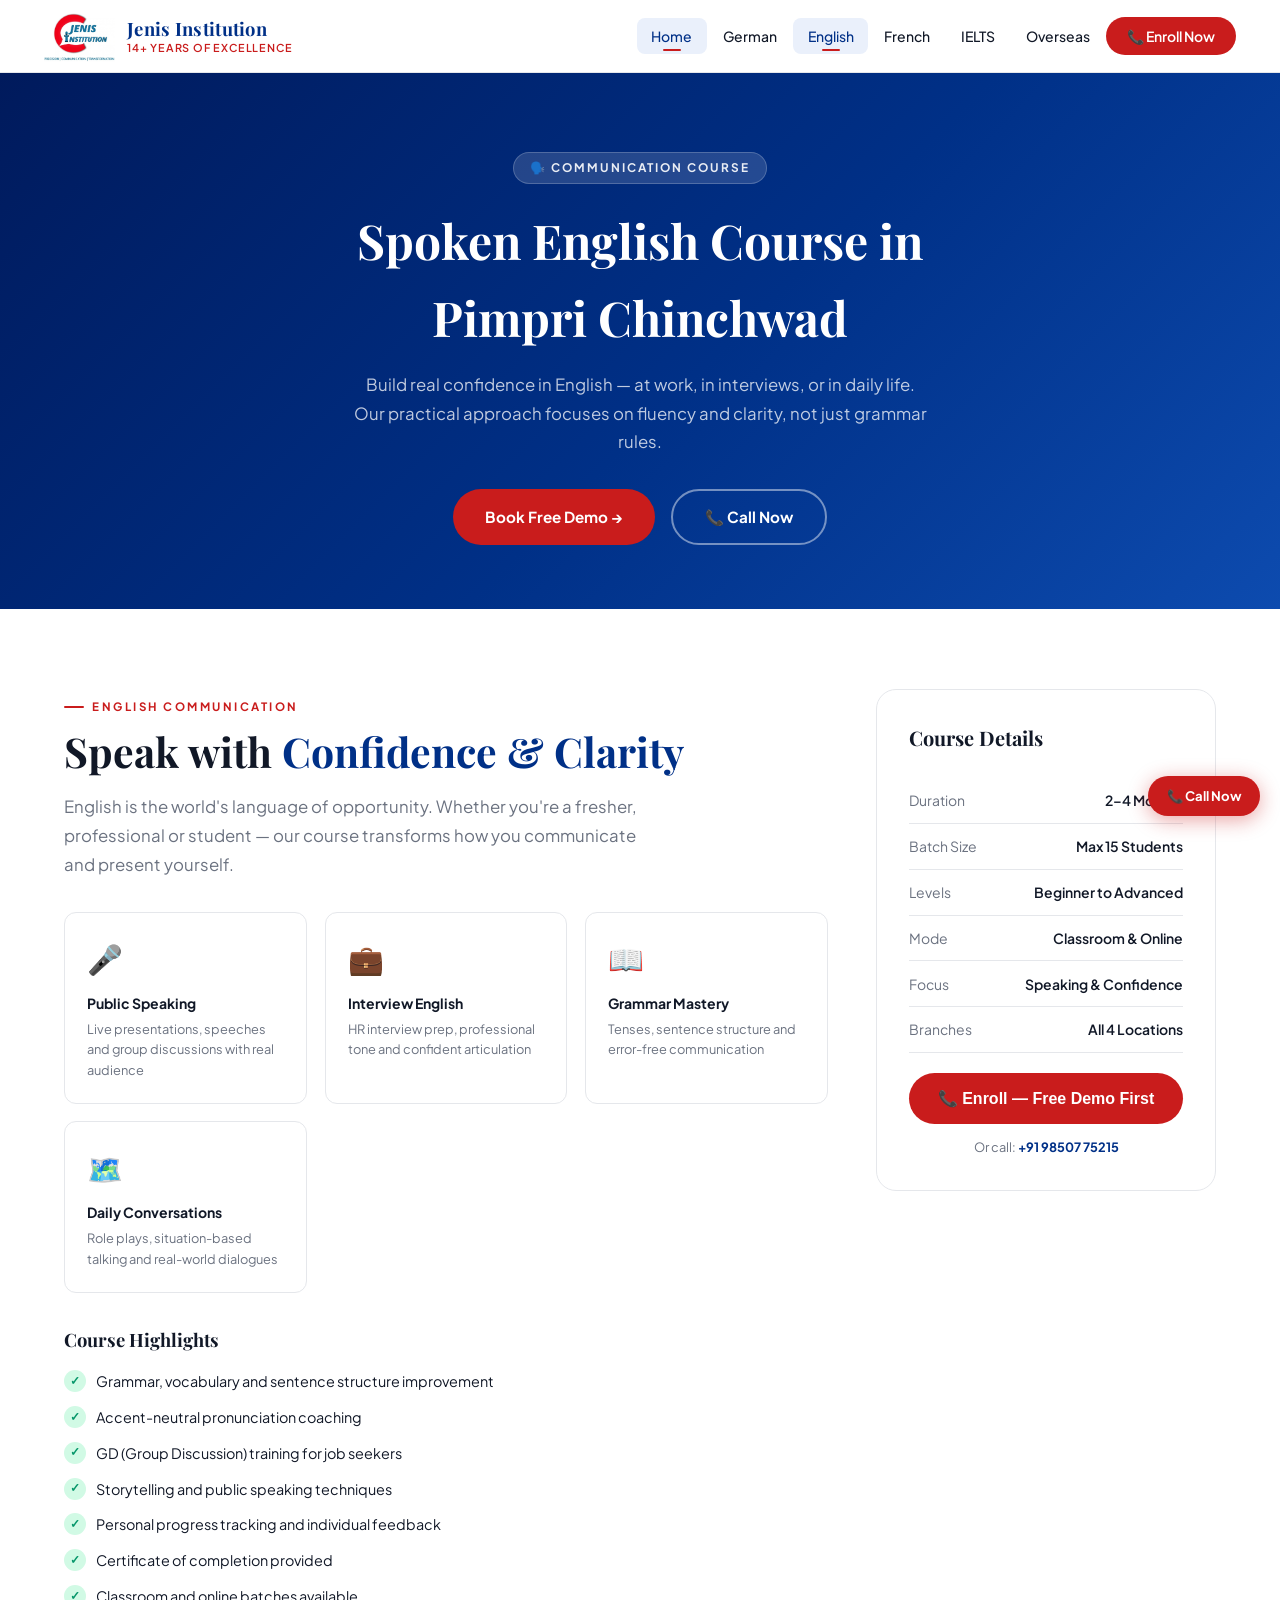
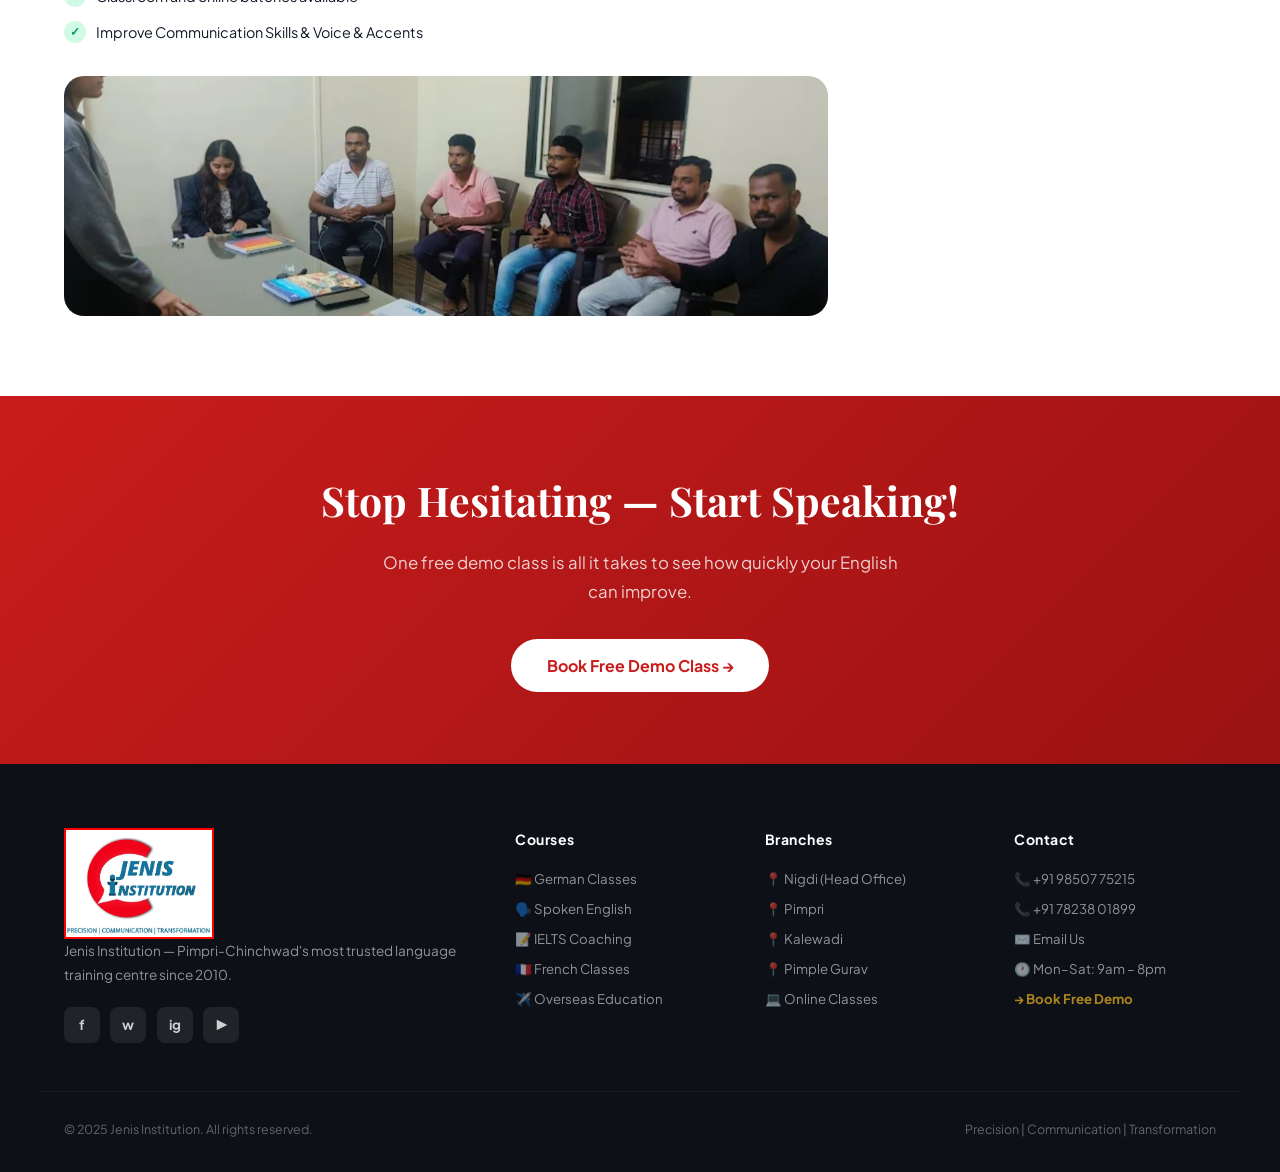
<file: spoken-english-course-nigdi-pimpri-chinchwad.html>
<!DOCTYPE html>
<html lang="en">
<head>
  <!-- Google tag (gtag.js) -->
<script async src="https://www.googletagmanager.com/gtag/js?id=AW-16919611026"></script>
<script>
  window.dataLayer = window.dataLayer || [];
  function gtag(){dataLayer.push(arguments);}
  gtag('js', new Date());

  gtag('config', 'AW-16919611026');
</script>
<meta charset="UTF-8"><meta name="viewport" content="width=device-width, initial-scale=1.0">
<title>Spoken English Course in Nigdi Pimpri Chinchwad | Jenis Institution</title>
<meta name="description" content="Spoken English classes in Nigdi, Pimpri, Kalewadi & Pimple Gurav. Build fluency, confidence and communication skills with expert trainers. Flexible batches, online available.">
<link rel="preconnect" href="https://fonts.googleapis.com">
<link href="https://fonts.googleapis.com/css2?family=Playfair+Display:ital,wght@0,600;0,700;0,900;1,700&family=Plus+Jakarta+Sans:wght@300;400;500;600;700&display=swap" rel="stylesheet">
<link rel="stylesheet" href="style.css">
</head>
<body>
  <nav id="nav">
    <div class="nav-wrap">
      <a href="index.html" class="nav-brand">
        <img src="images/logo.png" alt="Jenis Institution" class="nav-logo-img">
        <div class="nav-brand-text">
          <div class="nav-brand-title">Jenis Institution</div>
          <div class="nav-brand-sub">14+ Years of Excellence</div>
        </div>
      </a>
  
      <div class="nav-links">
        <a href="index.html" class="active">Home</a>
        <a href="german-classes-nigdi-pimpri-chinchwad.html">German</a>
        <a href="spoken-english-course-nigdi-pimpri-chinchwad.html">English</a>
        <a href="french-classes-nigdi-pimpri-chinchwad.html">French</a>
        <a href="ielts-classes-nigdi-pimpri-chinchwad.html">IELTS</a>
        <a href="education-abroad-nigdi-pimpri-chinchwad.html">Overseas</a>
        <a href="contact.html" class="nav-cta-btn">📞 Enroll Now</a>
      </div>
  
      <button class="hamburger" id="ham" onclick="toggleMenu()">
        <span></span><span></span><span></span>
      </button>
    </div>
  </nav>
  
  <div class="mob-menu" id="mmenu">
    <a href="index.html" onclick="cm()">🏠 Home</a>
    <a href="german-classes-nigdi-pimpri-chinchwad.html" onclick="cm()">🇩🇪 German Classes</a>
    <a href="spoken-english-course-nigdi-pimpri-chinchwad.html" onclick="cm()">🗣️ Spoken English</a>
    <a href="french-classes-nigdi-pimpri-chinchwad.html" onclick="cm()">🇫🇷 French Classes</a>
    <a href="ielts-classes-nigdi-pimpri-chinchwad.html" onclick="cm()">📝 IELTS Classes</a>
    <a href="education-abroad-nigdi-pimpri-chinchwad.html" onclick="cm()">✈️ Overseas Education</a>
    <a href="contact.html" onclick="cm()" class="mob-cta">📞 Book Free Demo Class</a>
  </div>
<div class="pt-nav">
<div class="inner-hero">
  <div class="inner-hero-content">
    <div class="inner-pill">🗣️ Communication Course</div>
    <h1>Spoken English Course in<br>Pimpri Chinchwad</h1>
    <p>Build real confidence in English — at work, in interviews, or in daily life. Our practical approach focuses on fluency and clarity, not just grammar rules.</p>
    <div class="inner-btns">
      <a href="contact.html" class="btn-red">Book Free Demo →</a>
      <a href="tel:09850775215" class="btn-ghost">📞 Call Now</a>
    </div>
  </div>
</div>
<section>
  <div class="container">
    <div class="detail-layout">
      <div>
        <div class="s-label">English Communication</div>
        <h2 class="s-title">Speak with <span class="blue">Confidence & Clarity</span></h2>
        <p class="s-desc" style="margin-bottom:1.5rem">English is the world's language of opportunity. Whether you're a fresher, professional or student — our course transforms how you communicate and present yourself.</p>
        <div class="feat-grid">
          <div class="fc"><div class="fc-icon">🎤</div><div class="fc-title">Public Speaking</div><div class="fc-desc">Live presentations, speeches and group discussions with real audience</div></div>
          <div class="fc"><div class="fc-icon">💼</div><div class="fc-title">Interview English</div><div class="fc-desc">HR interview prep, professional tone and confident articulation</div></div>
          <div class="fc"><div class="fc-icon">📖</div><div class="fc-title">Grammar Mastery</div><div class="fc-desc">Tenses, sentence structure and error-free communication</div></div>
          <div class="fc"><div class="fc-icon">🗺️</div><div class="fc-title">Daily Conversations</div><div class="fc-desc">Role plays, situation-based talking and real-world dialogues</div></div>
        </div>
        <h3 style="font-family:var(--font-head);font-size:1.15rem;margin-bottom:1rem;color:var(--dark)">Course Highlights</h3>
        <ul class="checklist">
          <li>Grammar, vocabulary and sentence structure improvement</li>
          <li>Accent-neutral pronunciation coaching</li>
          <li>GD (Group Discussion) training for job seekers</li>
          <li>Storytelling and public speaking techniques</li>
          <li>Personal progress tracking and individual feedback</li>
          <li>Certificate of completion provided</li>
          <li>Classroom and online batches available</li>
          <li>Improve Communication Skills & Voice & Accents</li>
        </ul>
        <div style="margin-top:2rem;border-radius:var(--rl);overflow:hidden;height:240px">
          <img src="images/class-speaking.jpg" alt="English speaking class at Jenis" style="width:100%;height:100%;object-fit:cover">
        </div>
      </div>
      <div>
        <div class="sticky-card">
          <h3>Course Details</h3>
          <div class="info-row"><span class="info-key">Duration</span><span class="info-val">2–4 Months</span></div>
          <div class="info-row"><span class="info-key">Batch Size</span><span class="info-val">Max 15 Students</span></div>
          <div class="info-row"><span class="info-key">Levels</span><span class="info-val">Beginner to Advanced</span></div>
          <div class="info-row"><span class="info-key">Mode</span><span class="info-val">Classroom & Online</span></div>
          <div class="info-row"><span class="info-key">Focus</span><span class="info-val">Speaking & Confidence</span></div>
          <div class="info-row"><span class="info-key">Branches</span><span class="info-val">All 4 Locations</span></div>
          <a href="contact.html"><button class="enroll-btn">📞 Enroll — Free Demo First</button></a>
          <div class="call-alt">Or call: <a href="tel:09850775215">+91 98507 75215</a></div>
        </div>
      </div>
    </div>
  </div>
</section>
<div class="cta-band"><div class="container">
  <h2>Stop Hesitating — Start Speaking!</h2>
  <p>One free demo class is all it takes to see how quickly your English can improve.</p>
  <a href="contact.html" class="btn-white">Book Free Demo Class →</a>
</div></div>
</div>
<footer>
  <div class="foot-grid container">
    <div><img src="images/logo.png" style="width:150px; border:2px solid red;"><div class="foot-desc">Jenis Institution — Pimpri-Chinchwad's most trusted language training centre since 2010.</div><div class="foot-social"><a href="#">f</a><a href="https://wa.me/919850775215">w</a><a href="#">ig</a><a href="#">▶</a></div></div>
    <div class="foot-col"><h4>Courses</h4><ul><li><a href="german-classes-nigdi-pimpri-chinchwad.html">🇩🇪 German Classes</a></li><li><a href="spoken-english-course-nigdi-pimpri-Chinchwad.html">🗣️ Spoken English</a></li><li><a href="ielts-classes-nigdi-pimpri-chinchwad.html">📝 IELTS Coaching</a></li><li><a href="French-classes-nigdi-pimpri-Chinchwad.html">🇫🇷 French Classes</a></li><li><a href="education-abroad-nigdi-pimpri-chinchwad.html">✈️ Overseas Education</a></li></ul></div>
    <div class="foot-col"><h4>Branches</h4><ul><li>📍 Nigdi (Head Office)</li><li>📍 Pimpri</li><li>📍 Kalewadi</li><li>📍 Pimple Gurav</li><li>💻 Online Classes</li></ul></div>
    <div class="foot-col"><h4>Contact</h4><ul><li><a href="tel:09850775215">📞 +91 98507 75215</a></li><li><a href="tel:07823801899">📞 +91 78238 01899</a></li><li><a href="mailto:rohan@jenisinstitution.com">✉️ Email Us</a></li><li>🕐 Mon–Sat: 9am – 8pm</li><li style="color:var(--gold);font-weight:700"><a href="contact.html" style="color:var(--gold)">→ Book Free Demo</a></li></ul></div>
  </div>
  <div class="foot-bottom container"><div>© 2025 Jenis Institution. All rights reserved.</div><div>Precision | Communication | Transformation</div></div>
</footer>
<a href="tel:09850775215" class="float-call">📞 Call Now</a>
<button id="btt" onclick="window.scrollTo({top:0,behavior:'smooth'})">↑</button>
<script src="script.js"></script>
</body>
</html>
</file>
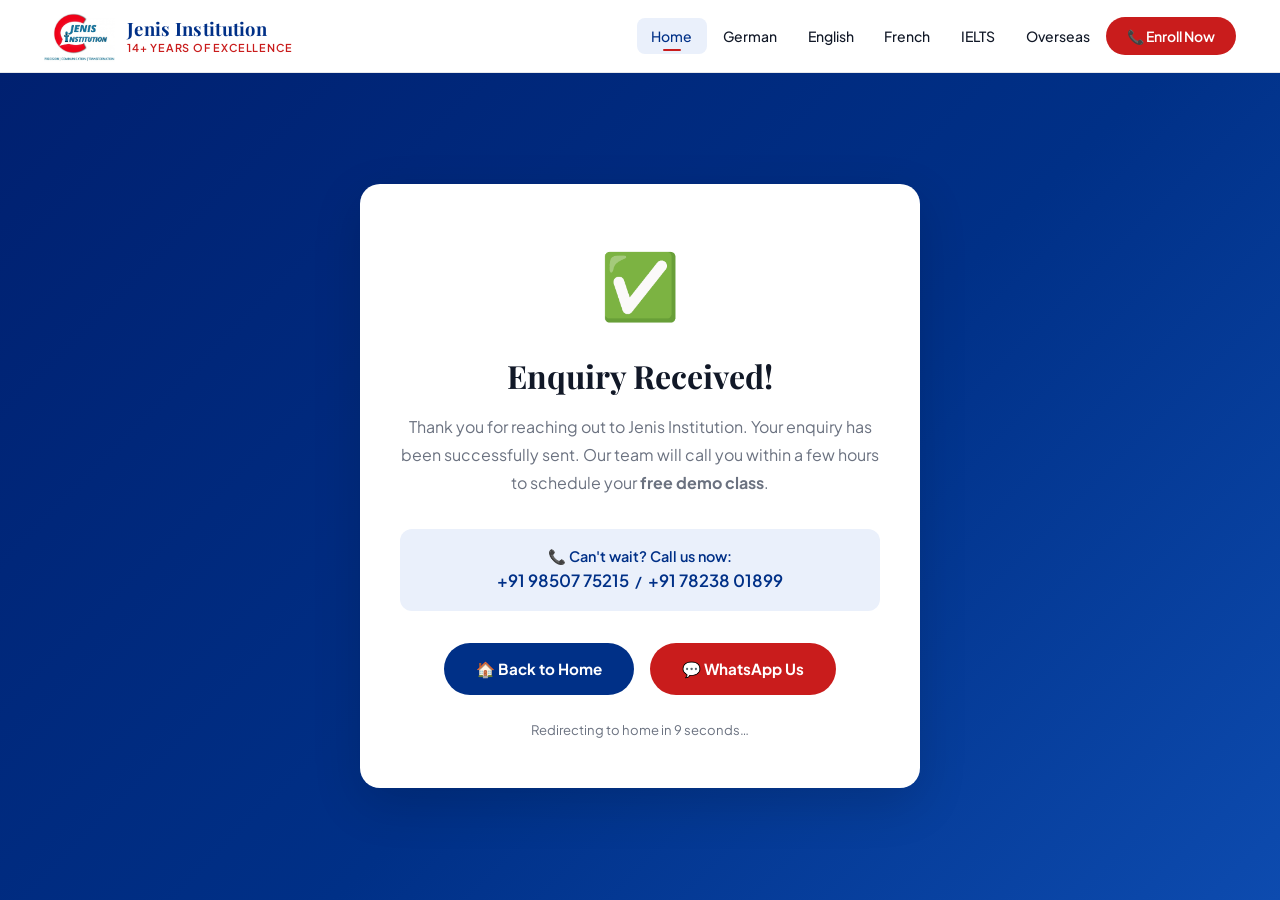
<file: thank-you.html>
<!DOCTYPE html>
<html lang="en">
<head>
<meta charset="UTF-8"><meta name="viewport" content="width=device-width, initial-scale=1.0">
<title>Thank You | Jenis Institution</title>
<link rel="preconnect" href="https://fonts.googleapis.com">
<link href="https://fonts.googleapis.com/css2?family=Playfair+Display:wght@700;900&family=Plus+Jakarta+Sans:wght@400;500;600;700&display=swap" rel="stylesheet">
<link rel="stylesheet" href="style.css">
<style>
.thankyou-wrap{
  min-height:calc(100vh - 72px);display:flex;align-items:center;justify-content:center;
  background:linear-gradient(135deg,#002070 0%,#003087 55%,#0D4BAF 100%);
  padding:2rem 1.5rem;
}
.thankyou-card{
  background:white;border-radius:var(--rl);padding:3rem 2.5rem;
  max-width:560px;width:100%;text-align:center;
  box-shadow:var(--shadow-lg);
  animation:popIn .6s cubic-bezier(.34,1.56,.64,1) both;
}
@keyframes popIn{from{transform:scale(0.85);opacity:0}to{transform:scale(1);opacity:1}}
.ty-icon{font-size:4rem;margin-bottom:1rem;display:block}
.ty-title{font-family:var(--font-head);font-size:2rem;color:var(--dark);margin-bottom:.75rem}
.ty-sub{font-size:1rem;color:var(--muted);line-height:1.75;margin-bottom:2rem}
.ty-highlight{
  background:var(--blue-light);border-radius:var(--r);
  padding:1rem 1.25rem;margin-bottom:2rem;
  font-size:.9rem;color:var(--blue);font-weight:600;
}
.ty-actions{display:flex;gap:1rem;justify-content:center;flex-wrap:wrap}
.ty-timer{font-size:.82rem;color:var(--muted);margin-top:1.5rem}
</style>
</head>
<body>
  <nav id="nav">
    <div class="nav-wrap">
      <a href="index.html" class="nav-brand">
        <img src="images/logo.png" alt="Jenis Institution" class="nav-logo-img">
        <div class="nav-brand-text">
          <div class="nav-brand-title">Jenis Institution</div>
          <div class="nav-brand-sub">14+ Years of Excellence</div>
        </div>
      </a>
  
      <div class="nav-links">
        <a href="index.html" class="active">Home</a>
        <a href="german-classes-nigdi-pimpri-chinchwad.html">German</a>
        <a href="spoken-english-course-nigdi-pimpri-chinchwad.html">English</a>
        <a href="french-classes-nigdi-pimpri-chinchwad.html">French</a>
        <a href="ielts-classes-nigdi-pimpri-chinchwad.html">IELTS</a>
        <a href="education-abroad-nigdi-pimpri-chinchwad.html">Overseas</a>
        <a href="contact.html" class="nav-cta-btn">📞 Enroll Now</a>
      </div>
  
      <button class="hamburger" id="ham" onclick="toggleMenu()">
        <span></span><span></span><span></span>
      </button>
    </div>
  </nav>
  
  <div class="mob-menu" id="mmenu">
    <a href="index.html" onclick="cm()">🏠 Home</a>
    <a href="german-classes-nigdi-pimpri-chinchwad.html" onclick="cm()">🇩🇪 German Classes</a>
    <a href="spoken-english-course-nigdi-pimpri-chinchwad.html" onclick="cm()">🗣️ Spoken English</a>
    <a href="french-classes-nigdi-pimpri-chinchwad.html" onclick="cm()">🇫🇷 French Classes</a>
    <a href="ielts-classes-nigdi-pimpri-chinchwad.html" onclick="cm()">📝 IELTS Classes</a>
    <a href="education-abroad-nigdi-pimpri-chinchwad.html" onclick="cm()">✈️ Overseas Education</a>
    <a href="contact.html" onclick="cm()" class="mob-cta">📞 Book Free Demo Class</a>
  </div>

<div class="pt-nav">
  <div class="thankyou-wrap">
    <div class="thankyou-card">
      <span class="ty-icon">✅</span>
      <h1 class="ty-title">Enquiry Received!</h1>
      <p class="ty-sub">
        Thank you for reaching out to Jenis Institution. Your enquiry has been successfully sent.
        Our team will call you within a few hours to schedule your <strong>free demo class</strong>.
      </p>
      <div class="ty-highlight">
        📞 Can't wait? Call us now:<br>
        <a href="tel:09850775215" style="color:var(--blue);font-size:1.05rem">+91 98507 75215</a> &nbsp;/&nbsp;
        <a href="tel:07823801899" style="color:var(--blue);font-size:1.05rem">+91 78238 01899</a>
      </div>
      <div class="ty-actions">
        <a href="index.html" class="btn-blue">🏠 Back to Home</a>
        <a href="https://wa.me/919850775215" class="btn-red">💬 WhatsApp Us</a>
      </div>
      <div class="ty-timer" id="redirect-msg">Redirecting to home in <span id="count">10</span> seconds…</div>
    </div>
  </div>
</div>

<script src="script.js"></script>
<script>
let t = 10;
const el = document.getElementById('count');
const interval = setInterval(()=>{
  t--;
  if(el) el.textContent = t;
  if(t <= 0){ clearInterval(interval); window.location.href = 'index.html'; }
}, 1000);
</script>
</body>
</html>
</file>
<file: style.css>
/* ── VARIABLES ──────────────────────────────────────── */
:root {
  --red:       #C91C1C;
  --red-dark:  #A01414;
  --red-light: #FFF0F0;
  --blue:      #003087;
  --blue-mid:  #1A52A8;
  --blue-light:#EAF0FB;
  --gold:      #F5B81C;
  --white:     #FFFFFF;
  --off:       #F7F5F2;
  --dark:      #111827;
  --muted:     #6B7280;
  --border:    #E5E7EB;
  --shadow-sm: 0 2px 8px rgba(0,0,0,.07);
  --shadow:    0 6px 24px rgba(0,0,0,.10);
  --shadow-lg: 0 16px 48px rgba(0,0,0,.15);
  --r:         12px;
  --rl:        20px;
  --font-head: 'Playfair Display', Georgia, serif;
  --font-body: 'Plus Jakarta Sans', sans-serif;
  --trans:     all 0.3s cubic-bezier(.4,0,.2,1);
}
*,*::before,*::after{box-sizing:border-box;margin:0;padding:0}
html{scroll-behavior:smooth}
body{font-family:var(--font-body);color:var(--dark);background:var(--white);overflow-x:hidden;line-height:1.6}
img{max-width:100%;display:block}
a{text-decoration:none;color:inherit}
ul{list-style:none}

/* ── NAV ─────────────────────────────────────────────── */
nav{
  position:fixed;top:0;width:100%;z-index:500;
  background:rgba(255,255,255,.97);
  backdrop-filter:blur(16px);
  border-bottom:1px solid var(--border);
  transition:box-shadow .3s;
}
nav.scrolled{box-shadow:var(--shadow)}
.nav-wrap{
  max-width:1240px;margin:auto;padding:0 1.5rem;
  display:flex;align-items:center;justify-content:space-between;height:72px;
}
.nav-brand{display:flex;align-items:center;gap:12px}
.nav-logo-img{height:52px;width:auto;object-fit:contain}
.nav-brand-text{line-height:1.2}
.nav-brand-title{font-family:var(--font-head);font-size:1.15rem;font-weight:700;color:var(--blue);letter-spacing:.3px}
.nav-brand-sub{font-size:.68rem;color:var(--red);font-weight:600;letter-spacing:.8px;text-transform:uppercase}
.nav-links{display:flex;align-items:center;gap:2px}
.nav-links a{
  padding:.45rem .9rem;border-radius:8px;font-size:.875rem;
  font-weight:500;color:var(--dark);transition:var(--trans);position:relative;
}
.nav-links a:hover{background:var(--blue-light);color:var(--blue)}
.nav-links a.active{color:var(--blue);background:var(--blue-light)}
.nav-links a.active::after{
  content:'';position:absolute;bottom:3px;left:50%;transform:translateX(-50%);
  width:18px;height:2.5px;background:var(--red);border-radius:2px;
}
.nav-cta-btn{
  background:var(--red)!important;color:white!important;
  padding:.5rem 1.3rem!important;border-radius:50px!important;font-weight:600!important;
}
.nav-cta-btn:hover{background:var(--red-dark)!important;transform:translateY(-1px);box-shadow:0 4px 16px rgba(201,28,28,.35)!important}
.hamburger{
  display:none;flex-direction:column;gap:5px;cursor:pointer;padding:6px;
  background:none;border:none;
}
.hamburger span{width:24px;height:2px;background:var(--dark);border-radius:2px;transition:var(--trans);display:block}
.hamburger.open span:nth-child(1){transform:rotate(45deg) translate(5px,5px)}
.hamburger.open span:nth-child(2){opacity:0;transform:scaleX(0)}
.hamburger.open span:nth-child(3){transform:rotate(-45deg) translate(5px,-5px)}
.mob-menu{
  display:none;position:fixed;top:72px;inset-inline:0;
  background:white;border-bottom:1px solid var(--border);
  flex-direction:column;padding:1rem 1.5rem 1.5rem;gap:.25rem;
  z-index:499;box-shadow:var(--shadow-lg);
}
.mob-menu.open{display:flex}
.mob-menu a{padding:.75rem 1rem;border-radius:8px;font-weight:500;color:var(--dark);transition:var(--trans);font-size:.95rem}
.mob-menu a:hover{background:var(--blue-light);color:var(--blue)}
.mob-cta{background:var(--red)!important;color:white!important;text-align:center;border-radius:50px!important;margin-top:.5rem}

/* ── SHARED LAYOUT ───────────────────────────────────── */
.container{max-width:1200px;margin:auto;padding:0 1.5rem}
section{padding:5rem 1.5rem}
.pt-nav{padding-top:72px}

.s-label{
  display:inline-flex;align-items:center;gap:8px;
  font-size:.72rem;font-weight:700;letter-spacing:2.5px;text-transform:uppercase;
  color:var(--red);margin-bottom:.75rem;
}
.s-label::before{content:'';width:20px;height:2px;background:var(--red);border-radius:2px}
.s-title{font-family:var(--font-head);font-size:clamp(1.9rem,3.2vw,2.8rem);color:var(--dark);line-height:1.15;margin-bottom:1rem}
.s-title .blue{color:var(--blue)}
.s-title .red{color:var(--red)}
.s-desc{font-size:1.05rem;color:var(--muted);line-height:1.75;max-width:580px}
.s-head{margin-bottom:3rem}
.s-head.center{text-align:center}
.s-head.center .s-desc{margin:0 auto}

/* ── BUTTONS ─────────────────────────────────────────── */
.btn-red{background:var(--red);color:white;padding:.875rem 2rem;border-radius:50px;font-size:.95rem;font-weight:700;border:none;cursor:pointer;transition:var(--trans);display:inline-flex;align-items:center;gap:8px}
.btn-red:hover{background:var(--red-dark);transform:translateY(-2px);box-shadow:0 8px 28px rgba(201,28,28,.38)}
.btn-blue{background:var(--blue);color:white;padding:.875rem 2rem;border-radius:50px;font-size:.95rem;font-weight:700;border:none;cursor:pointer;transition:var(--trans);display:inline-flex;align-items:center;gap:8px}
.btn-blue:hover{background:var(--blue-mid);transform:translateY(-2px);box-shadow:0 8px 28px rgba(0,48,135,.35)}
.btn-ghost{background:transparent;color:white;padding:.875rem 2rem;border-radius:50px;font-size:.95rem;font-weight:700;border:2px solid rgba(255,255,255,.45);cursor:pointer;transition:var(--trans);display:inline-flex;align-items:center;gap:8px}
.btn-ghost:hover{background:rgba(255,255,255,.12);border-color:rgba(255,255,255,.8)}
.btn-white{background:white;color:var(--red);padding:.875rem 2.2rem;border-radius:50px;font-size:1rem;font-weight:700;border:none;cursor:pointer;transition:var(--trans);display:inline-flex;align-items:center;gap:8px}
.btn-white:hover{transform:translateY(-2px);box-shadow:0 8px 28px rgba(0,0,0,.18)}

/* ── INNER HERO ──────────────────────────────────────── */
.inner-hero{
  background:linear-gradient(135deg,#001A5C 0%,#003087 55%,#0D4BAF 100%);
  padding:5rem 1.5rem 4rem;
}
.inner-hero-content{max-width:760px;margin:auto;text-align:center}
.inner-pill{
  display:inline-block;background:rgba(255,255,255,.14);border:1px solid rgba(255,255,255,.2);
  color:rgba(255,255,255,.9);padding:.35rem 1rem;border-radius:50px;
  font-size:.74rem;font-weight:700;letter-spacing:2px;text-transform:uppercase;margin-bottom:1.1rem;
}
.inner-hero h1{font-family:var(--font-head);color:white;font-size:clamp(2rem,4.2vw,3rem);margin-bottom:1rem}
.inner-hero p{color:rgba(255,255,255,.75);font-size:1.05rem;max-width:580px;margin:0 auto 2rem;line-height:1.7}
.inner-btns{display:flex;justify-content:center;gap:1rem;flex-wrap:wrap}

/* ── DETAIL LAYOUT ───────────────────────────────────── */
.detail-layout{display:grid;grid-template-columns:1fr 340px;gap:3rem;align-items:start}
.sticky-card{position:sticky;top:92px;background:white;border:1px solid var(--border);border-radius:var(--rl);padding:2rem}
.sticky-card h3{font-family:var(--font-head);font-size:1.25rem;margin-bottom:1.5rem;color:var(--dark)}
.info-row{display:flex;justify-content:space-between;align-items:center;padding:.7rem 0;border-bottom:1px solid var(--border);font-size:.875rem}
.info-row:last-of-type{border-bottom:none}
.info-key{color:var(--muted)}
.info-val{font-weight:600;color:var(--dark)}
.enroll-btn{width:100%;background:var(--red);color:white;padding:1rem;border-radius:50px;font-size:1rem;font-weight:700;border:none;cursor:pointer;margin-top:1.25rem;transition:var(--trans);display:flex;align-items:center;justify-content:center;gap:8px}
.enroll-btn:hover{background:var(--red-dark);transform:translateY(-2px);box-shadow:0 6px 20px rgba(201,28,28,.35)}
.call-alt{text-align:center;margin-top:.85rem;font-size:.8rem;color:var(--muted)}
.call-alt a{color:var(--blue);font-weight:700}

/* ── CHECKLIST ───────────────────────────────────────── */
.checklist{display:grid;gap:.8rem}
.checklist li{display:flex;align-items:flex-start;gap:10px;font-size:.9rem;color:var(--dark)}
.checklist li::before{content:'✓';min-width:22px;height:22px;background:#D1FAE5;color:#059669;border-radius:50%;display:flex;align-items:center;justify-content:center;font-size:.72rem;font-weight:800;flex-shrink:0}

/* ── FEAT GRID ───────────────────────────────────────── */
.feat-grid{display:grid;grid-template-columns:repeat(auto-fit,minmax(195px,1fr));gap:1.1rem;margin:2rem 0}
.fc{background:white;border:1px solid var(--border);border-radius:var(--r);padding:1.4rem;transition:var(--trans)}
.fc:hover{box-shadow:var(--shadow-sm);border-color:var(--blue)}
.fc-icon{font-size:1.8rem;margin-bottom:.65rem}
.fc-title{font-weight:700;font-size:.875rem;margin-bottom:.3rem;color:var(--dark)}
.fc-desc{font-size:.8rem;color:var(--muted);line-height:1.6}

/* ── LEVELS ──────────────────────────────────────────── */
.levels-wrap{background:var(--off);border-radius:var(--rl);padding:2rem;margin:1.5rem 0}
.levels-wrap h3{font-family:var(--font-head);font-size:1.15rem;margin-bottom:1.25rem;color:var(--dark)}
.levels-grid{display:grid;grid-template-columns:repeat(auto-fit,minmax(100px,1fr));gap:.75rem}
.lv{background:white;border:2px solid var(--border);border-radius:var(--r);padding:1rem;text-align:center;transition:var(--trans)}
.lv:hover,.lv.hl{border-color:var(--blue);background:var(--blue-light)}
.lv-code{font-family:var(--font-head);font-size:1.7rem;color:var(--blue);font-weight:900}
.lv-name{font-size:.72rem;color:var(--muted);margin-top:2px}

/* ── CTA BAND ────────────────────────────────────────── */
.cta-band{background:linear-gradient(135deg,var(--red) 0%,#9B1212 100%);padding:4.5rem 1.5rem;text-align:center}
.cta-band h2{font-family:var(--font-head);font-size:clamp(1.8rem,3.2vw,2.7rem);color:white;margin-bottom:1rem}
.cta-band p{color:rgba(255,255,255,.8);font-size:1.05rem;max-width:540px;margin:0 auto 2rem;line-height:1.7}

/* ── COURSES GRID (used on home) ─────────────────────── */
.courses-grid{display:grid;grid-template-columns:repeat(auto-fit,minmax(215px,1fr));gap:1.5rem}
.c-card{background:white;border:1px solid var(--border);border-radius:var(--rl);padding:1.75rem 1.5rem;cursor:pointer;transition:var(--trans);position:relative;overflow:hidden}
.c-card::before{content:'';position:absolute;top:0;left:0;right:0;height:4px;background:linear-gradient(90deg,var(--red),var(--blue-mid));transform:scaleX(0);transform-origin:left;transition:transform .35s}
.c-card:hover{transform:translateY(-8px);box-shadow:var(--shadow-lg)}
.c-card:hover::before{transform:scaleX(1)}
.c-flag{font-size:2.6rem;margin-bottom:1rem;display:block}
.c-name{font-family:var(--font-head);font-size:1.2rem;color:var(--dark);margin-bottom:.45rem}
.c-desc{font-size:.85rem;color:var(--muted);line-height:1.65;margin-bottom:1.1rem}
.c-levels{display:flex;flex-wrap:wrap;gap:.35rem;margin-bottom:1.1rem}
.c-lvl{background:var(--blue-light);color:var(--blue);padding:.18rem .6rem;border-radius:50px;font-size:.7rem;font-weight:700}
.c-link{display:inline-flex;align-items:center;gap:5px;color:var(--red);font-weight:700;font-size:.85rem;transition:gap .2s}
.c-card:hover .c-link{gap:10px}

/* ── TESTIMONIALS ────────────────────────────────────── */
.testi-grid{display:grid;grid-template-columns:repeat(auto-fit,minmax(260px,1fr));gap:1.5rem}
.testi-card{background:white;border-radius:var(--rl);padding:1.75rem;border:1px solid var(--border);transition:var(--trans);position:relative}
.testi-card:hover{box-shadow:var(--shadow);transform:translateY(-4px)}
.testi-card::before{content:'\201C';position:absolute;top:1rem;right:1.25rem;font-family:var(--font-head);font-size:4rem;color:var(--blue-light);line-height:1}
.stars{color:var(--gold);font-size:.9rem;letter-spacing:2px;margin-bottom:.75rem}
.testi-text{font-size:.88rem;color:var(--muted);line-height:1.75;margin-bottom:1.25rem;font-style:italic}
.testi-author{display:flex;align-items:center;gap:10px}
.testi-av{width:40px;height:40px;border-radius:50%;display:flex;align-items:center;justify-content:center;font-weight:700;font-size:.9rem;color:white;flex-shrink:0}
.testi-name{font-weight:700;font-size:.875rem;color:var(--dark)}
.testi-role{font-size:.75rem;color:var(--muted)}

/* ── BRANCHES ────────────────────────────────────────── */
.branches-grid{display:grid;grid-template-columns:repeat(auto-fit,minmax(250px,1fr));gap:1.5rem}
.branch-card{border-radius:var(--rl);padding:1.75rem;border:1px solid var(--border);background:white;transition:var(--trans)}
.branch-card:hover{transform:translateY(-6px);box-shadow:var(--shadow-lg);border-color:var(--blue)}
.branch-top{display:flex;justify-content:space-between;align-items:flex-start;margin-bottom:.75rem}
.branch-tag{background:var(--red);color:white;padding:.2rem .7rem;border-radius:50px;font-size:.68rem;font-weight:700;letter-spacing:.5px}
.branch-icon{font-size:1.6rem}
.branch-name{font-family:var(--font-head);font-size:1.15rem;color:var(--dark);margin-bottom:.6rem}
.branch-addr{font-size:.83rem;color:var(--muted);line-height:1.65}
.branch-link{display:inline-flex;align-items:center;gap:5px;font-size:.8rem;font-weight:700;margin-top:.75rem;transition:gap .2s}
.branch-link.map-link{color:var(--blue)}
.branch-link.map-link:hover{gap:9px;color:var(--red)}
.map-placeholder{
  margin-top:.5rem;padding:.6rem .9rem;
  background:var(--blue-light);border:2px dashed var(--blue);
  border-radius:8px;font-size:.75rem;color:var(--blue);font-weight:600;
  display:flex;align-items:center;gap:6px;
}

/* ── STATS BAND ──────────────────────────────────────── */
.stats-band{background:linear-gradient(135deg,var(--blue) 0%,#0D4BAF 100%);padding:3.5rem 1.5rem}
.stats-grid{display:grid;grid-template-columns:repeat(4,1fr);gap:2rem;text-align:center}
.stat-item .big{font-family:var(--font-head);font-size:2.8rem;font-weight:900;color:var(--gold);display:block;line-height:1}
.stat-item .sm{font-size:.85rem;color:rgba(255,255,255,.75);margin-top:.4rem}

/* ── PROCESS ─────────────────────────────────────────── */
.process{display:grid;grid-template-columns:repeat(auto-fit,minmax(160px,1fr));gap:1.5rem;position:relative}
.process::before{content:'';position:absolute;top:32px;left:0;right:0;height:2px;background:linear-gradient(90deg,var(--blue),var(--red));z-index:0}
.ps{text-align:center;position:relative;z-index:1}
.ps-num{width:64px;height:64px;border-radius:50%;background:var(--blue);color:white;margin:0 auto 1rem;display:flex;align-items:center;justify-content:center;font-family:var(--font-head);font-size:1.4rem;font-weight:900;border:4px solid white;box-shadow:0 0 0 2px var(--blue)}
.ps-title{font-weight:700;font-size:.9rem;margin-bottom:.3rem;color:var(--dark)}
.ps-desc{font-size:.8rem;color:var(--muted);line-height:1.55}

/* ── COUNTRY CARDS ───────────────────────────────────── */
.country-grid{display:grid;grid-template-columns:repeat(auto-fit,minmax(175px,1fr));gap:1.1rem}
.ctry{background:white;border:1px solid var(--border);border-radius:var(--rl);padding:1.75rem;text-align:center;transition:var(--trans)}
.ctry:hover{transform:translateY(-5px);box-shadow:var(--shadow);border-color:var(--blue)}
.ctry-flag{font-size:2.8rem;display:block;margin-bottom:.65rem}
.ctry-name{font-weight:700;font-size:1rem;color:var(--dark)}
.ctry-desc{font-size:.78rem;color:var(--muted);margin-top:.25rem;line-height:1.5}

/* ── CONTACT ─────────────────────────────────────────── */
.contact-layout{display:grid;grid-template-columns:1fr 1.35fr;gap:3rem;align-items:start}
.contact-left h3{font-family:var(--font-head);font-size:1.3rem;margin-bottom:1.5rem;color:var(--dark)}
.ci{display:flex;gap:.9rem;margin-bottom:1.4rem;align-items:flex-start}
.ci-icon{width:42px;height:42px;min-width:42px;border-radius:10px;background:var(--blue-light);display:flex;align-items:center;justify-content:center;font-size:1.1rem;color:var(--blue)}
.ci-label{font-size:.7rem;text-transform:uppercase;letter-spacing:1px;color:var(--muted);margin-bottom:.2rem}
.ci-val{font-size:.875rem;color:var(--dark);line-height:1.65}
.ci-val a{color:var(--blue);font-weight:700}
.form-box{background:white;border:1px solid var(--border);border-radius:var(--rl);padding:2.25rem}
.form-box h3{font-family:var(--font-head);font-size:1.35rem;margin-bottom:.4rem;color:var(--dark)}
.form-box .sub{font-size:.85rem;color:var(--muted);margin-bottom:1.75rem}
.row2{display:grid;grid-template-columns:1fr 1fr;gap:1rem}
.fg{margin-bottom:1.15rem}
.fg label{display:block;font-size:.8rem;font-weight:700;color:var(--dark);margin-bottom:.35rem}
.fg input,.fg select,.fg textarea{width:100%;padding:.8rem 1rem;border:1.5px solid var(--border);border-radius:10px;font-family:var(--font-body);font-size:.875rem;color:var(--dark);background:white;transition:border-color .2s;outline:none}
.fg input:focus,.fg select:focus,.fg textarea:focus{border-color:var(--blue)}
.fg textarea{resize:vertical;min-height:95px}
.form-submit{width:100%;background:var(--blue);color:white;padding:1rem;border-radius:50px;font-size:1rem;font-weight:700;border:none;cursor:pointer;transition:var(--trans);display:flex;align-items:center;justify-content:center;gap:8px}
.form-submit:hover{background:var(--blue-mid);transform:translateY(-2px);box-shadow:0 6px 20px rgba(0,48,135,.35)}
.form-success{display:none;text-align:center;padding:2rem;background:#D1FAE5;border-radius:var(--r);margin-top:1rem}
.form-success h4{color:#059669;font-size:1.05rem;margin-bottom:.4rem}
.form-success p{color:#065f46;font-size:.875rem}
.hours-box{background:var(--off);border-radius:var(--r);padding:1.15rem 1.25rem;margin-top:1rem;border-left:3px solid var(--blue)}
.hours-box strong{font-size:.875rem;display:block;margin-bottom:.3rem;color:var(--dark)}
.hours-box p{font-size:.825rem;color:var(--muted);line-height:1.7}
.map-wrap{margin-top:1.5rem;border-radius:var(--rl);overflow:hidden;border:1px solid var(--border)}

/* ── FOOTER ──────────────────────────────────────────── */
footer{background:#0D1117;color:rgba(255,255,255,.78);padding:4rem 1.5rem 2rem}
.foot-grid{max-width:1200px;margin:auto;display:grid;grid-template-columns:2fr 1fr 1fr 1fr;gap:3rem;margin-bottom:3rem}
.foot-logo-img{height:58px;object-fit:contain;margin-bottom:1rem;filter:brightness(0) invert(1) opacity(.9)}
.foot-desc{font-size:.85rem;line-height:1.75;opacity:.7;margin-bottom:1.25rem}
.foot-social{display:flex;gap:.65rem}
.foot-social a{width:36px;height:36px;border-radius:8px;background:rgba(255,255,255,.08);display:flex;align-items:center;justify-content:center;font-size:.85rem;transition:background .2s;font-weight:700}
.foot-social a:hover{background:var(--red)}
.foot-col h4{font-weight:700;font-size:.875rem;color:white;margin-bottom:1.1rem;letter-spacing:.5px}
.foot-col ul{display:grid;gap:.55rem}
.foot-col li{font-size:.83rem;opacity:.7;transition:opacity .2s}
.foot-col li a{color:inherit}
.foot-col li:hover{opacity:1;color:var(--gold)}
.foot-bottom{max-width:1200px;margin:auto;padding-top:1.75rem;border-top:1px solid rgba(255,255,255,.1);display:flex;justify-content:space-between;align-items:center;flex-wrap:wrap;gap:.75rem;font-size:.78rem;opacity:.45}

/* ── FLOATING ────────────────────────────────────────── */
.float-call{position:fixed;bottom:84px;right:20px;z-index:200;background:var(--red);color:white;padding:.6rem 1.15rem;border-radius:50px;font-size:.82rem;font-weight:700;display:flex;align-items:center;gap:6px;box-shadow:0 4px 20px rgba(201,28,28,.4);animation:floatY 3s ease-in-out infinite}
.float-call:hover{background:var(--red-dark)}
#btt{position:fixed;bottom:20px;right:20px;z-index:200;width:44px;height:44px;border-radius:50%;background:var(--blue);color:white;border:none;cursor:pointer;font-size:1.1rem;display:flex;align-items:center;justify-content:center;opacity:0;transform:translateY(16px);transition:var(--trans);box-shadow:var(--shadow)}
#btt.vis{opacity:1;transform:none}
#btt:hover{background:var(--red)}

/* ── REVEAL ──────────────────────────────────────────── */
.reveal{opacity:0;transform:translateY(28px);transition:opacity .65s ease,transform .65s ease}
.reveal.in{opacity:1;transform:none}
.reveal.d1{transition-delay:.1s}.reveal.d2{transition-delay:.2s}
.reveal.d3{transition-delay:.3s}.reveal.d4{transition-delay:.4s}

/* ── GALLERY ─────────────────────────────────────────── */
.gallery-grid{display:grid;grid-template-columns:repeat(3,1fr);grid-template-rows:220px 220px;gap:12px}
.g-cell{border-radius:var(--r);overflow:hidden;position:relative}
.g-cell img{width:100%;height:100%;object-fit:cover;transition:transform .5s}
.g-cell:hover img{transform:scale(1.06)}
.g-overlay{position:absolute;inset:0;background:linear-gradient(to top,rgba(0,0,0,.5) 0%,transparent 60%);opacity:0;transition:opacity .3s;display:flex;align-items:flex-end;padding:1rem}
.g-cell:hover .g-overlay{opacity:1}
.g-label{color:white;font-size:.8rem;font-weight:600}
.g-big{grid-column:span 2}

/* ── TRUST BAR ───────────────────────────────────────── */
.trust{background:var(--off);border-top:1px solid var(--border);border-bottom:1px solid var(--border);padding:1.25rem 1.5rem}
.trust-inner{max-width:1200px;margin:auto;display:flex;justify-content:space-around;align-items:center;flex-wrap:wrap;gap:1.25rem}
.trust-item{display:flex;align-items:center;gap:8px;font-size:.875rem;font-weight:500;color:var(--dark)}
.trust-icon{width:34px;height:34px;border-radius:8px;background:var(--blue-light);display:flex;align-items:center;justify-content:center;font-size:1rem}

/* ── WHY US ──────────────────────────────────────────── */
.why-layout{display:grid;grid-template-columns:1fr 1fr;gap:3.5rem;align-items:center}
.why-img-stack{position:relative;height:520px}
.why-img-main{position:absolute;top:0;left:0;width:80%;height:380px;border-radius:var(--rl);overflow:hidden;box-shadow:var(--shadow-lg)}
.why-img-main img{width:100%;height:100%;object-fit:cover}
.why-img-sec{position:absolute;bottom:0;right:0;width:58%;height:260px;border-radius:var(--rl);overflow:hidden;box-shadow:var(--shadow-lg);border:4px solid white}
.why-img-sec img{width:100%;height:100%;object-fit:cover}
.why-badge-float{position:absolute;top:200px;right:-16px;background:var(--blue);color:white;border-radius:var(--r);padding:1rem 1.25rem;text-align:center;box-shadow:var(--shadow);animation:floatY 5s ease-in-out infinite;z-index:2}
.why-badge-num{font-family:var(--font-head);font-size:2rem;font-weight:900;display:block;color:var(--gold)}
.why-badge-lbl{font-size:.72rem;color:rgba(255,255,255,.8)}
.features-list{display:grid;gap:1rem;margin-top:2rem}
.feat{display:flex;gap:1rem;align-items:flex-start;padding:1.1rem 1.25rem;background:white;border:1px solid var(--border);border-radius:var(--r);transition:var(--trans)}
.feat:hover{border-color:var(--blue);box-shadow:var(--shadow-sm);transform:translateX(4px)}
.feat-icon{width:42px;height:42px;min-width:42px;border-radius:10px;background:var(--blue-light);display:flex;align-items:center;justify-content:center;font-size:1.2rem}
.feat-title{font-weight:600;font-size:.9rem;color:var(--dark);margin-bottom:.25rem}
.feat-desc{font-size:.825rem;color:var(--muted);line-height:1.6}

/* ── ANIMATIONS ──────────────────────────────────────── */
@keyframes floatY{0%,100%{transform:translateY(0)}50%{transform:translateY(-12px)}}
@keyframes popIn{from{transform:scale(0);opacity:0}to{transform:scale(1);opacity:1}}
@keyframes fadeUp{from{transform:translateY(20px);opacity:0}to{transform:none;opacity:1}}

/* ── RESPONSIVE ──────────────────────────────────────── */
@media(max-width:960px){
  .why-layout,.contact-layout{grid-template-columns:1fr}
  .why-img-stack{height:320px}
  .why-img-main{width:70%;height:280px}
  .why-img-sec{width:55%;height:200px}
  .detail-layout{grid-template-columns:1fr}
  .sticky-card{position:static}
  .foot-grid{grid-template-columns:1fr 1fr}
  .stats-grid{grid-template-columns:repeat(2,1fr)}
  .process::before{display:none}
}
@media(max-width:640px){
  .nav-links{display:none}
  .hamburger{display:flex}
  section{padding:3rem 1rem}
  .row2{grid-template-columns:1fr}
  .foot-grid{grid-template-columns:1fr}
  .stats-grid{grid-template-columns:repeat(2,1fr);gap:1.5rem}
  .gallery-grid{grid-template-columns:1fr 1fr;grid-template-rows:auto}
  .g-big{grid-column:auto}
}

.ctry {
  display: flex;
  flex-direction: column;
  align-items: center;
  justify-content: center;
  text-align: center;
}

.ctry-flag {
  height: 60px;              /* fixed height container */
  display: flex;
  align-items: center;
  justify-content: center;
  margin-bottom: 10px;
}

.ctry-flag img {
  width: 48px;
  height: 48px;
  object-fit: contain;
  display: block;
} 

.foot-logo-img {
  width: 140px;
  height: auto;
  display: block;
  object-fit: contain;
  margin-bottom: 10px;
}
</file>
